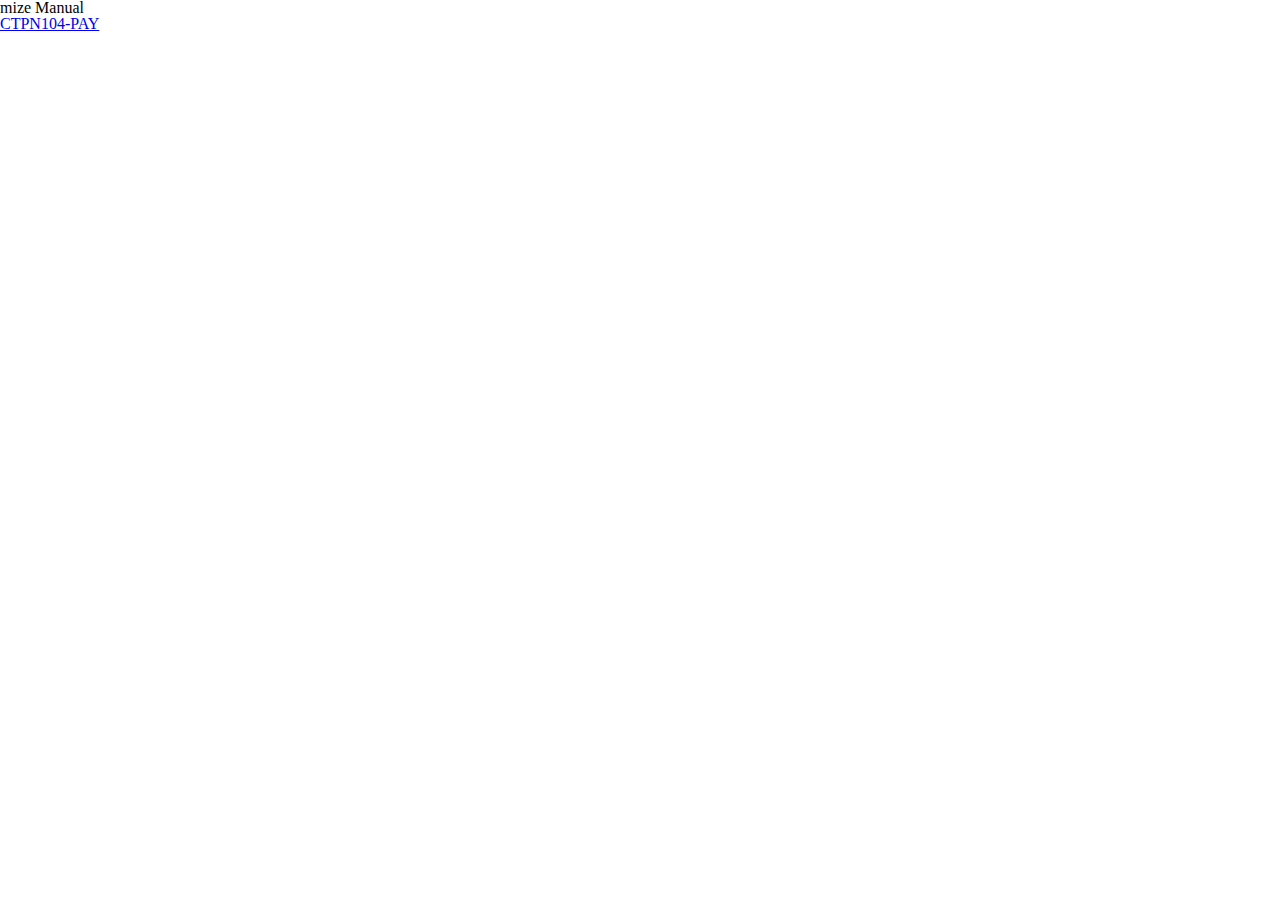
<file: index.html>
<!DOCTYPE html>
<html lang="ko">
<head>
    <meta charset="UTF-8">
    <meta name="viewport" content="width=device-width, initial-scale=1.0">
    <title>MIZE Manual</title>
    <link rel="stylesheet" href="style.css">
</head>
<body>
    <h1>mize Manual</h1>
    <a href="./ADTcaps/CTPN104-PAY/index.html">CTPN104-PAY</a>
</body>
</html>
</file>
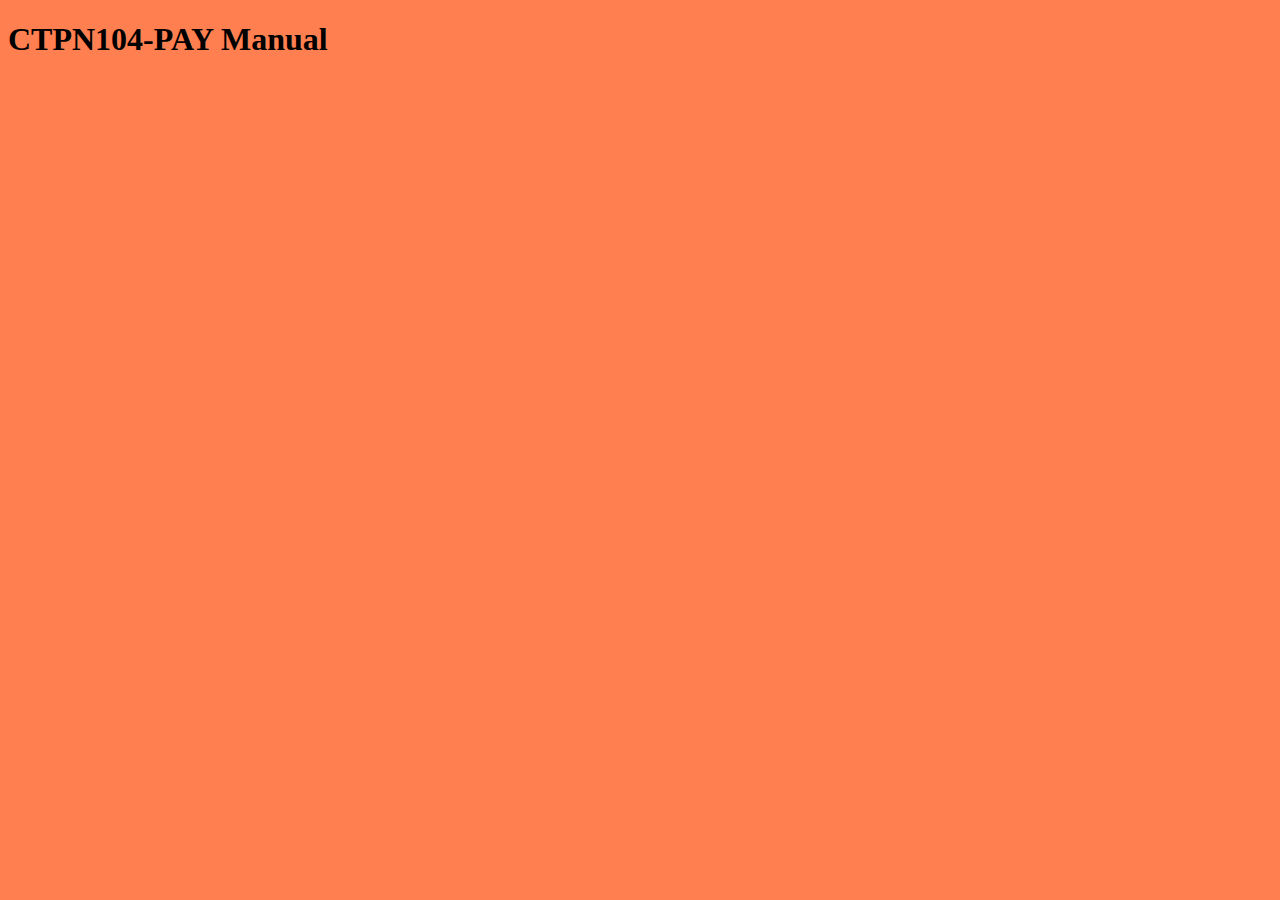
<file: ADTcaps/CTPN104-PAY/index.html>
<!DOCTYPE html>
<html lang="ko">
<head>
    <meta charset="UTF-8">
    <meta name="viewport" content="width=device-width, initial-scale=1.0">
    <title>CTPN104-PAY Manual</title>
    <link rel="stylesheet" href="style.css">
</head>
<body>
    <h1>CTPN104-PAY Manual</h1>
</body>
</html>
</file>
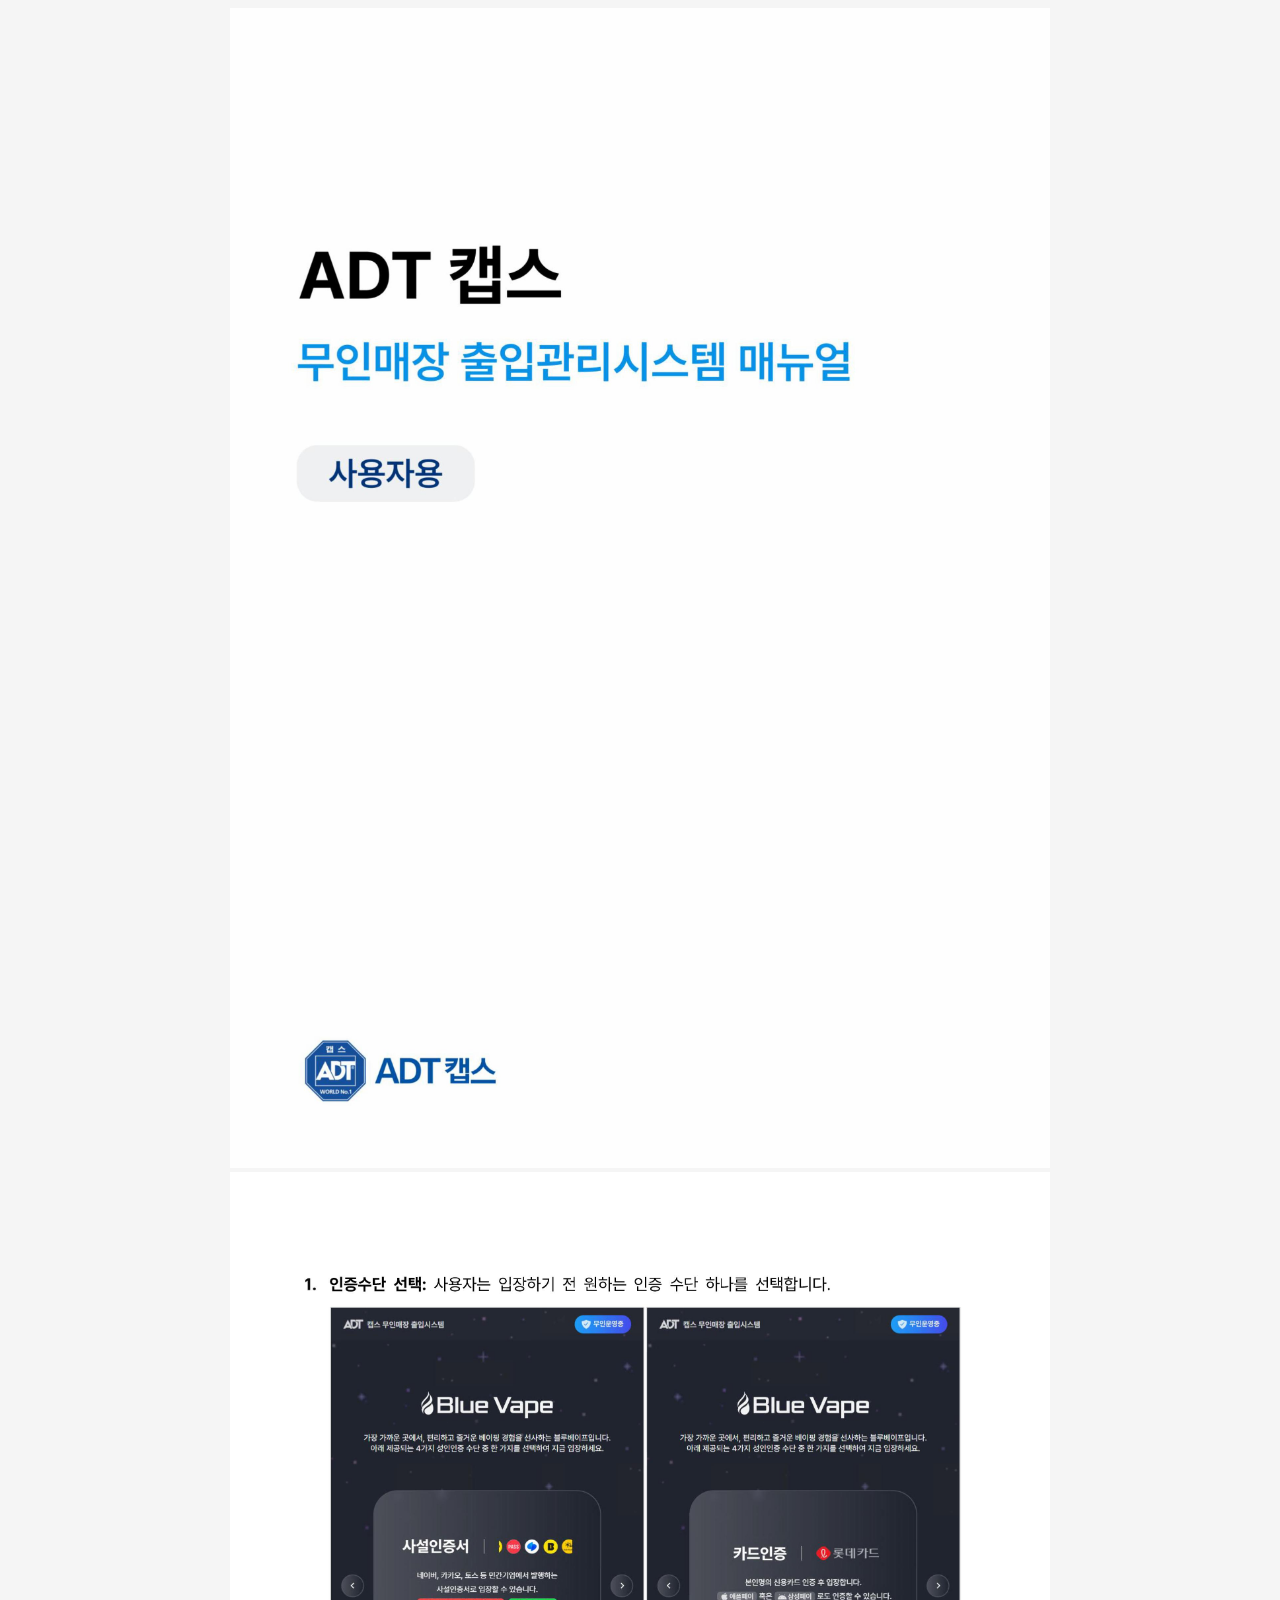
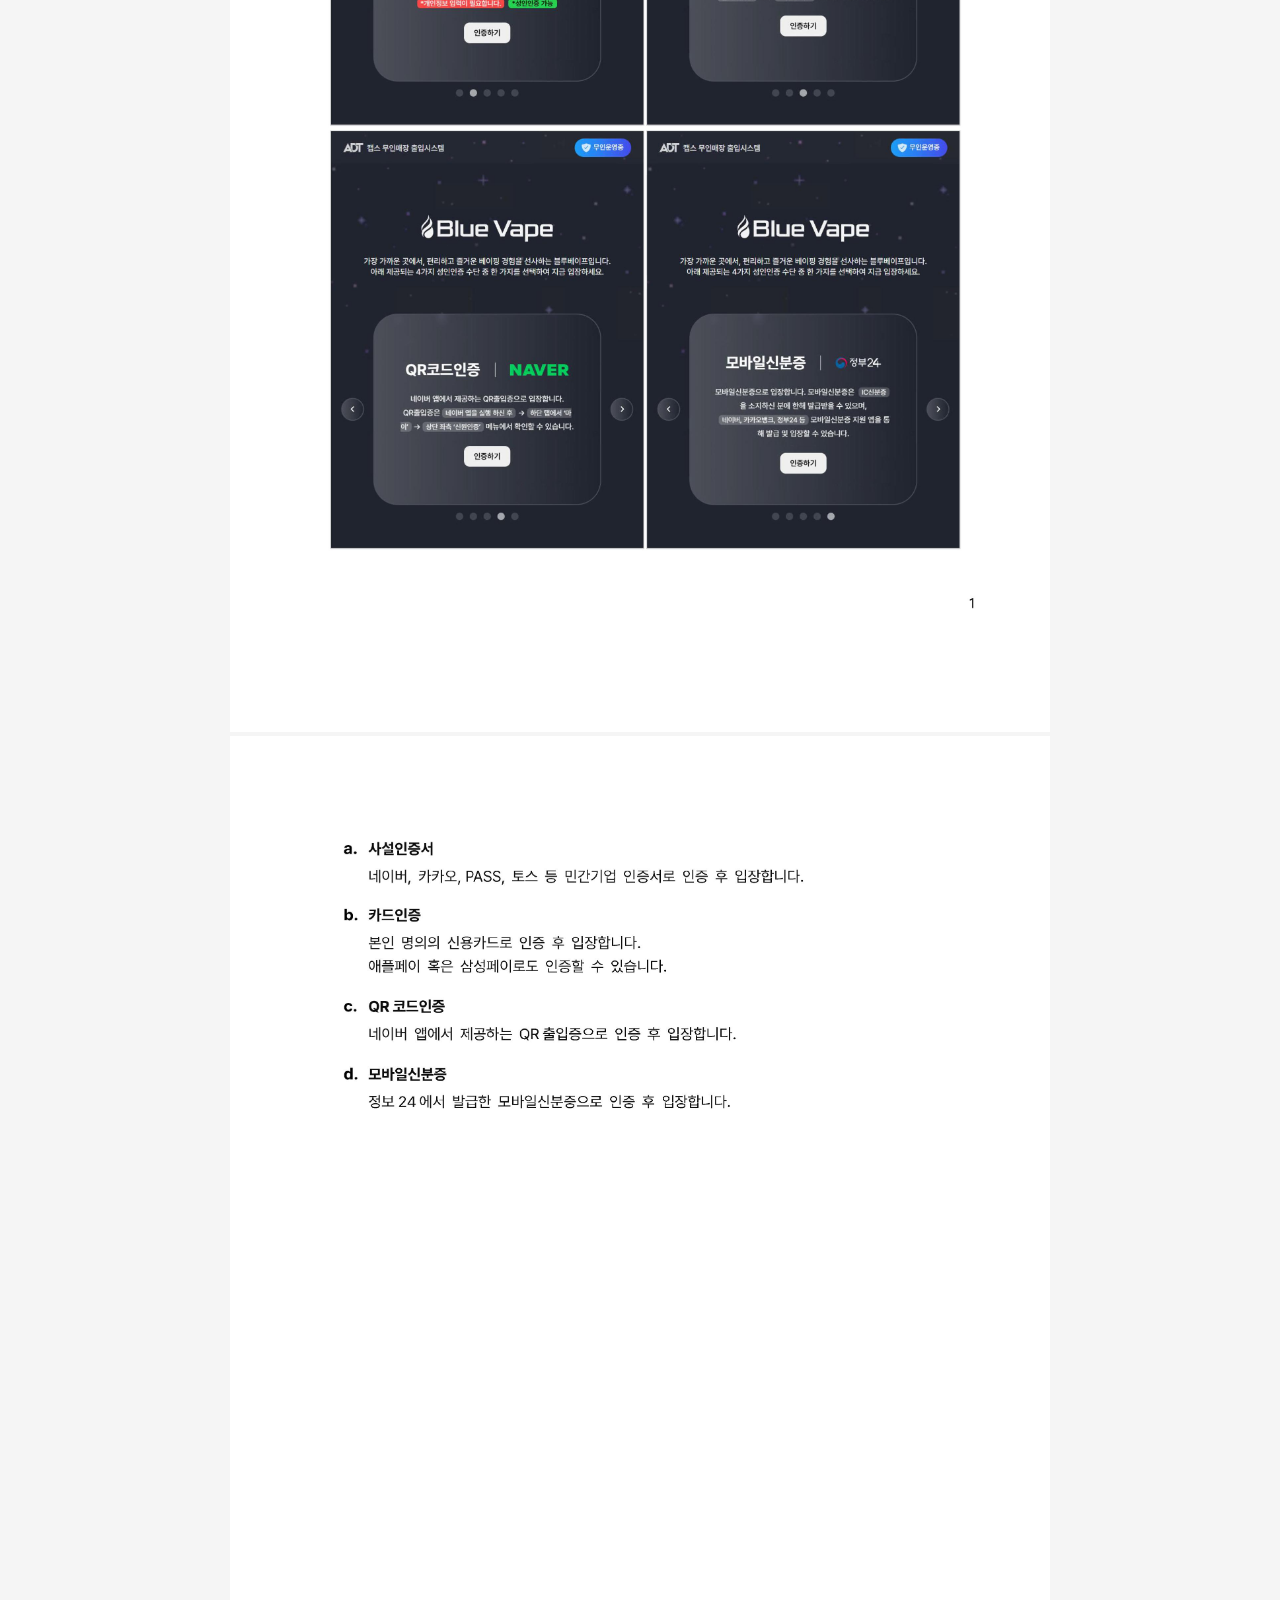
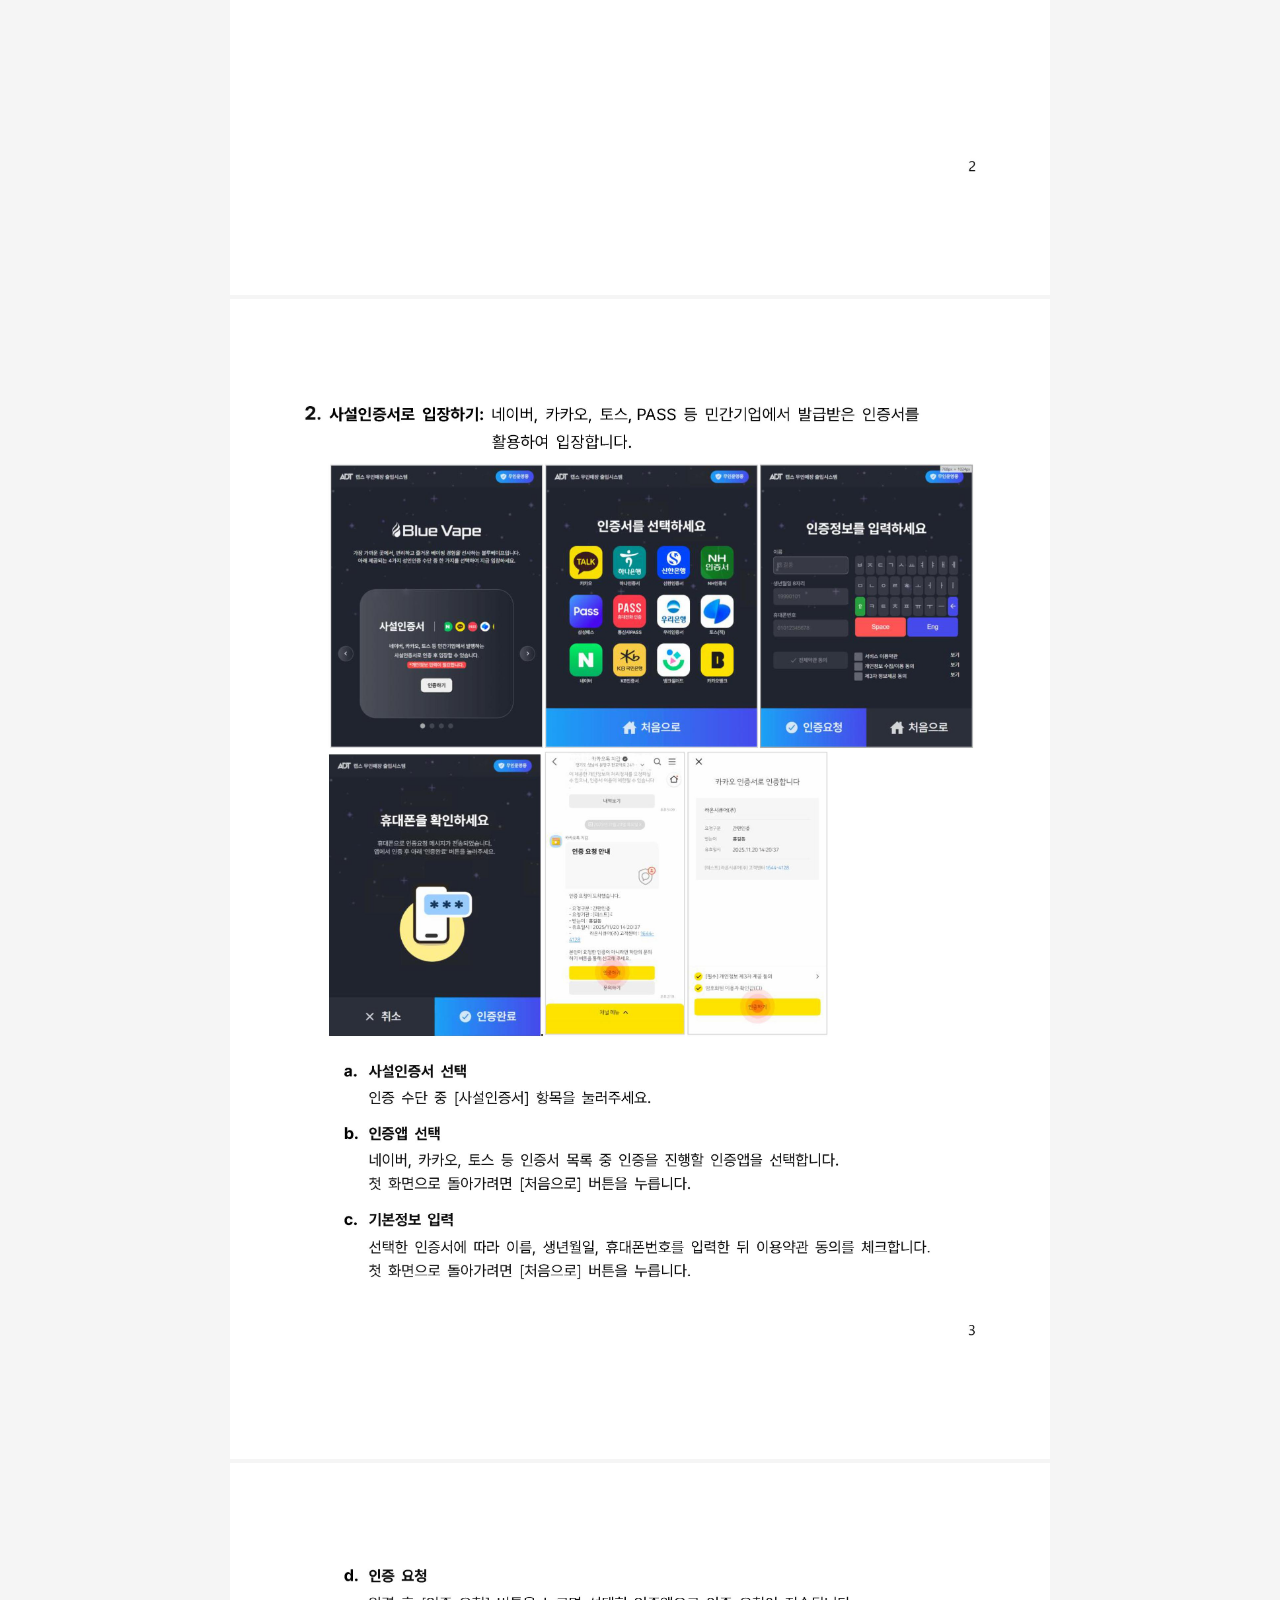
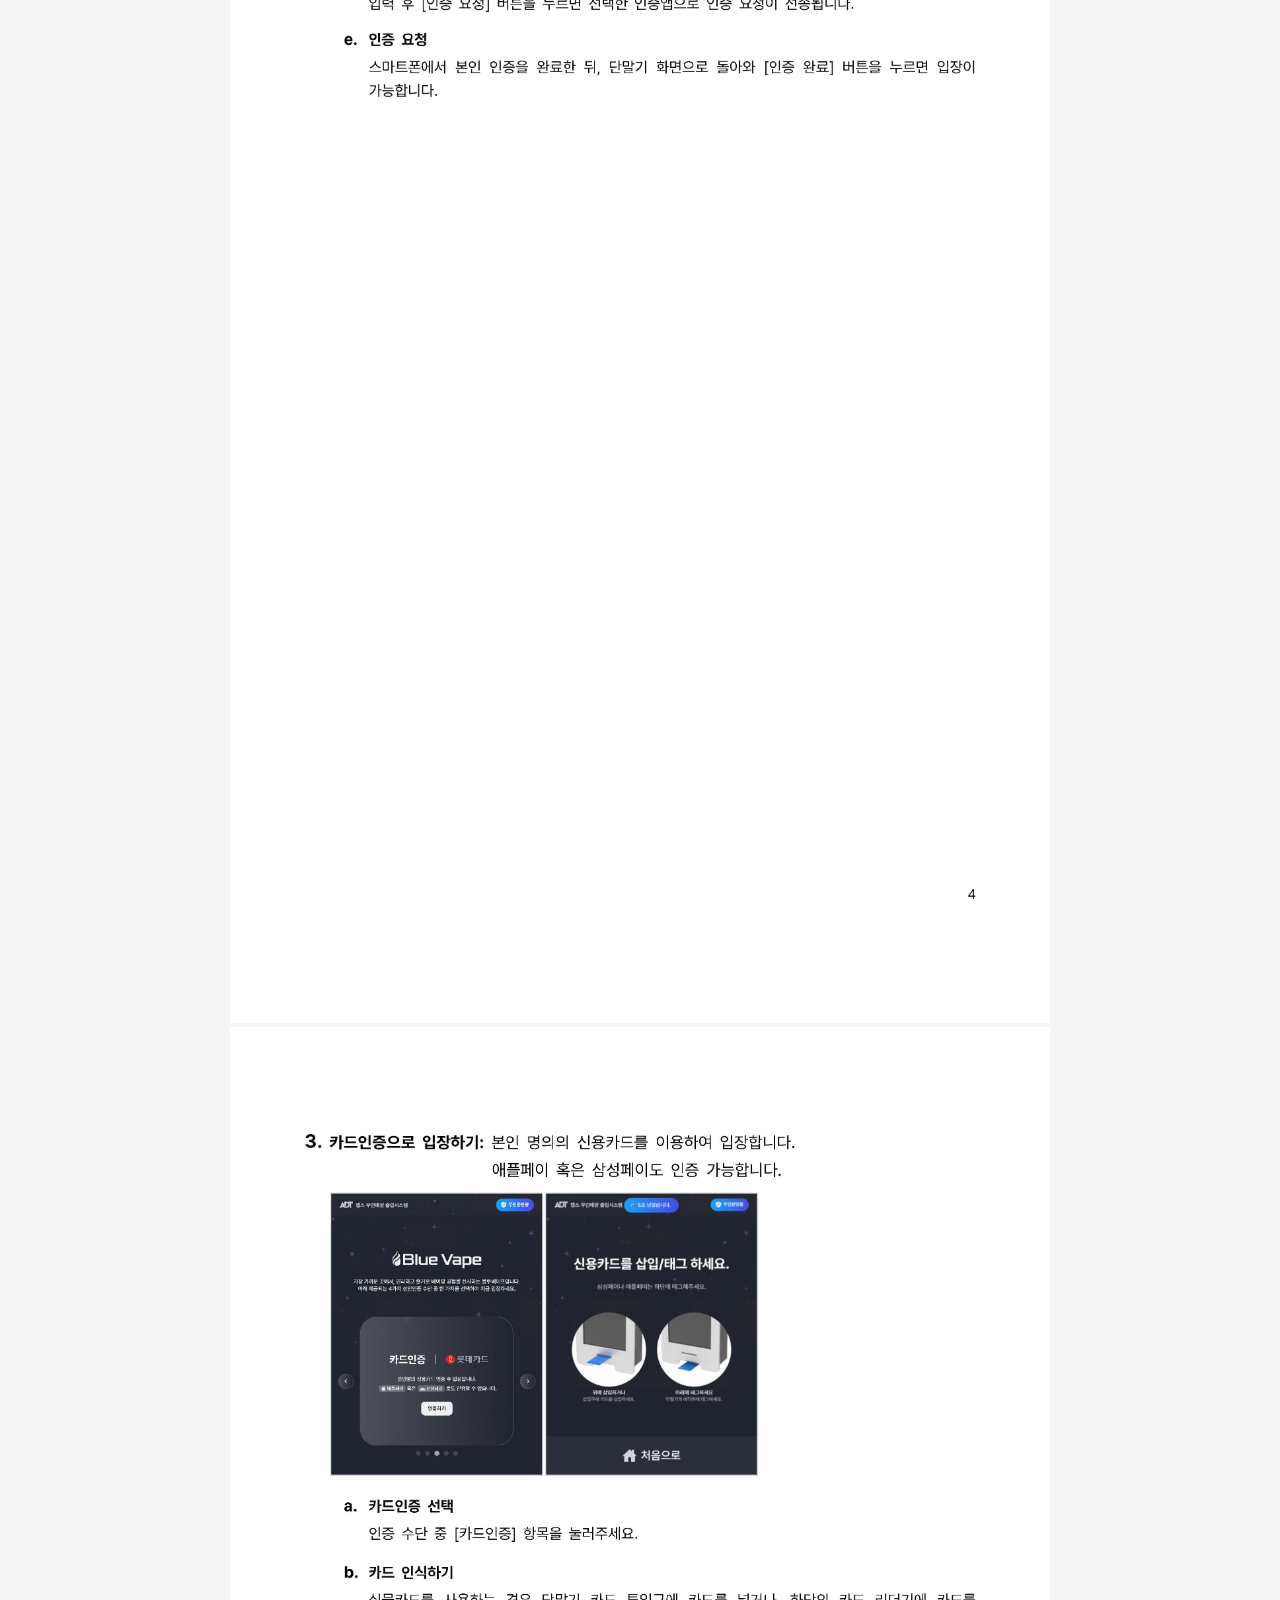
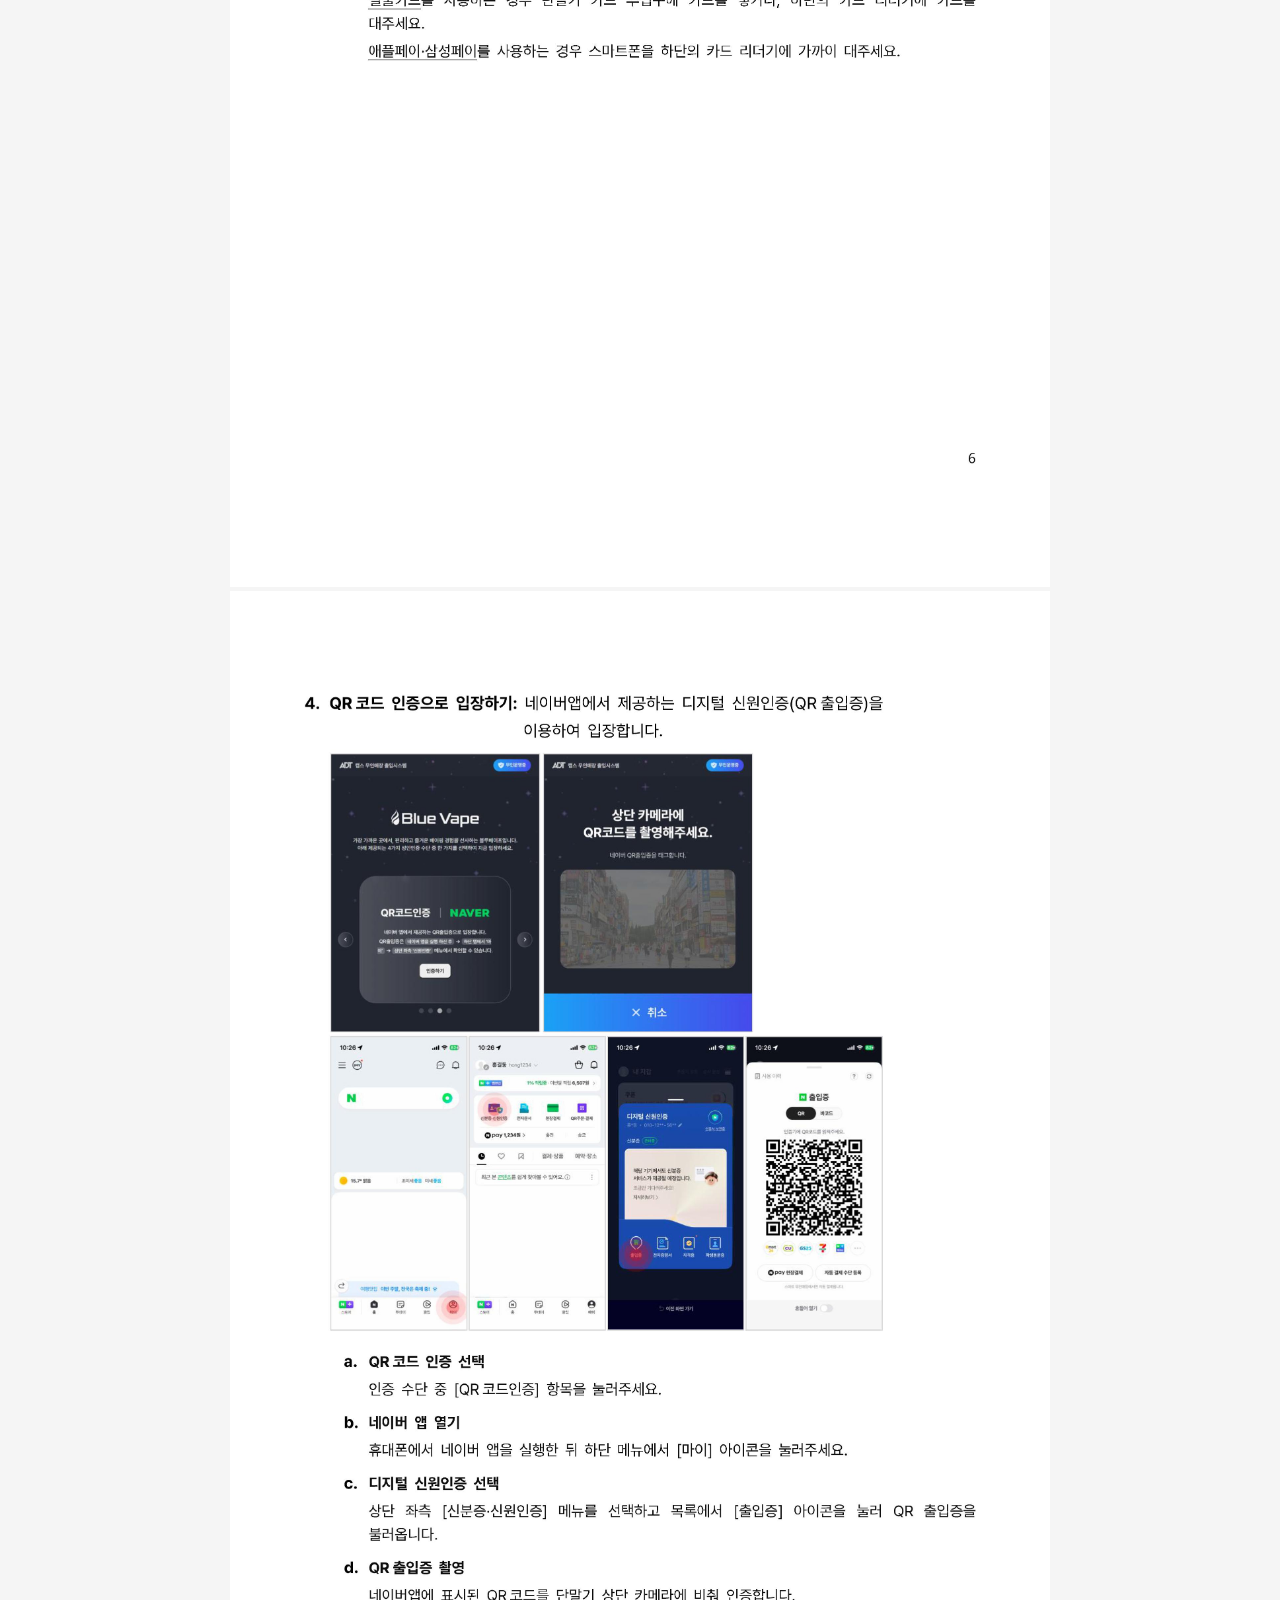
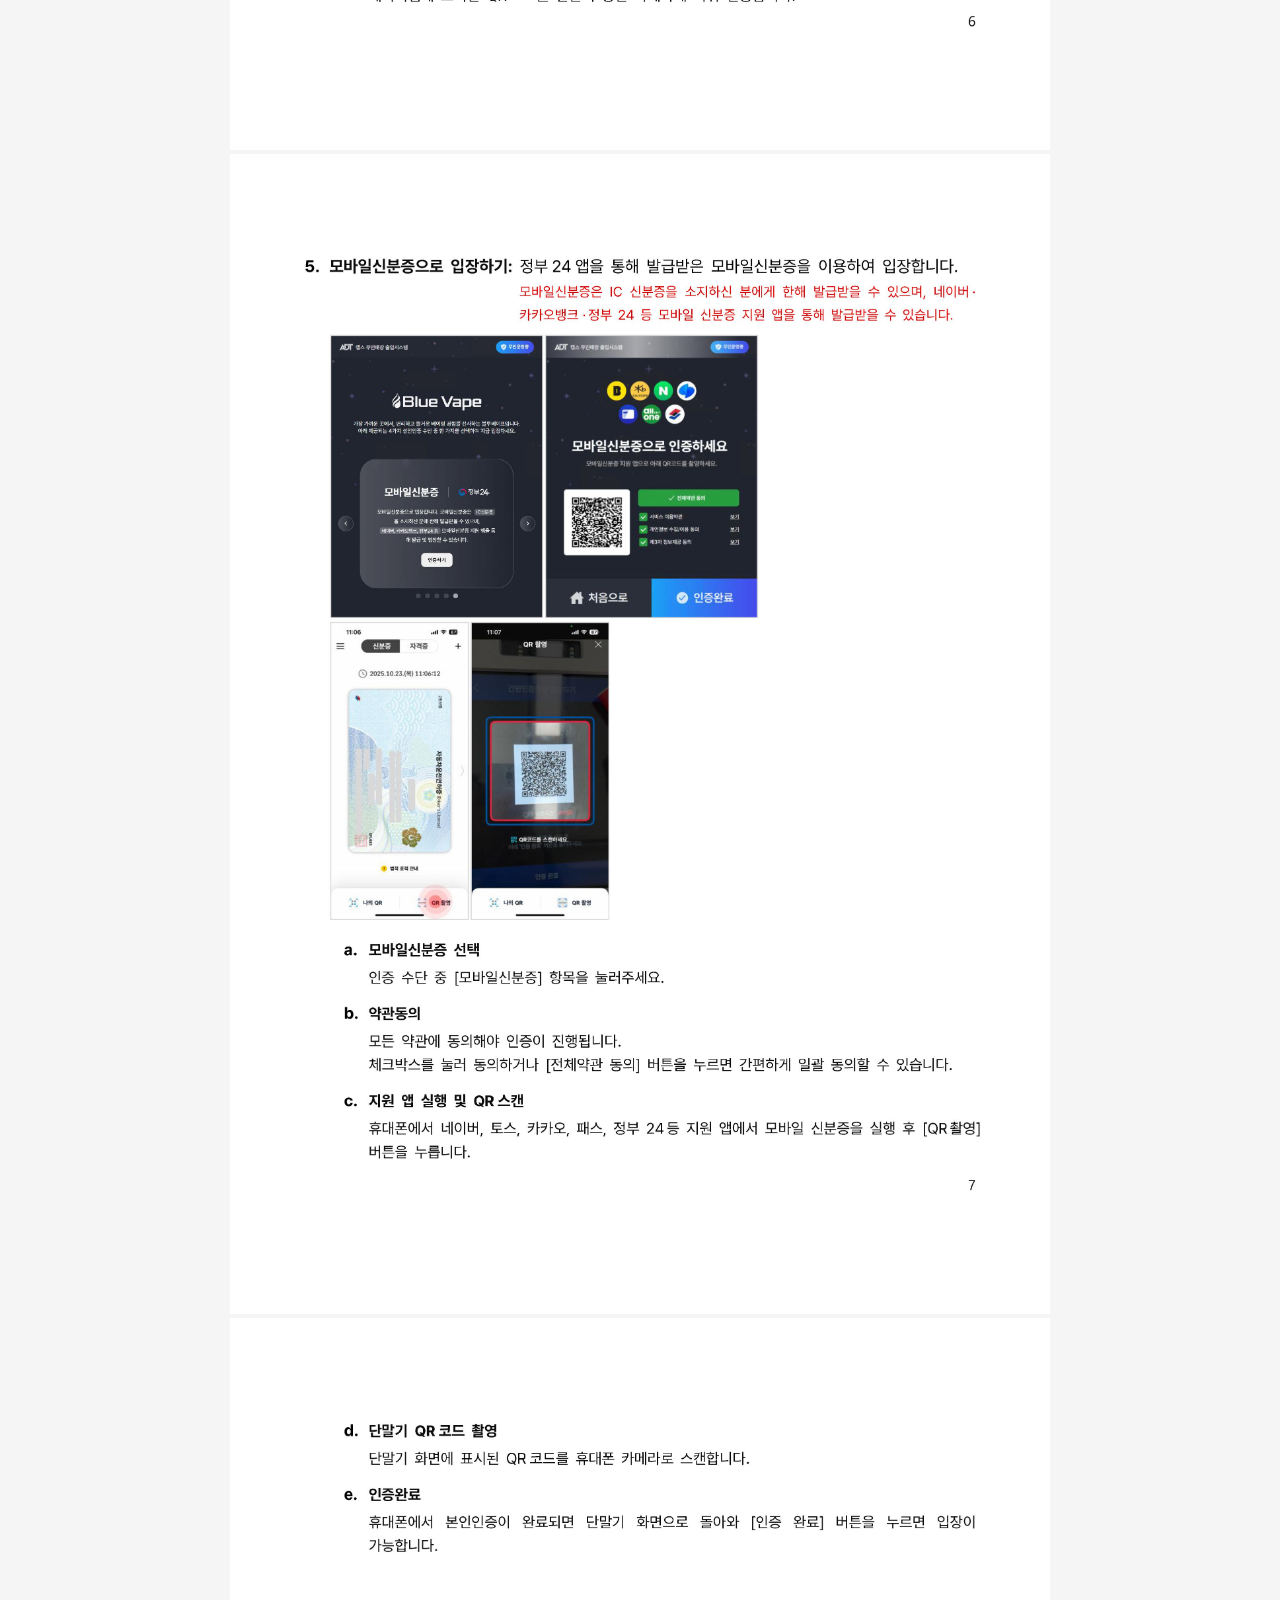
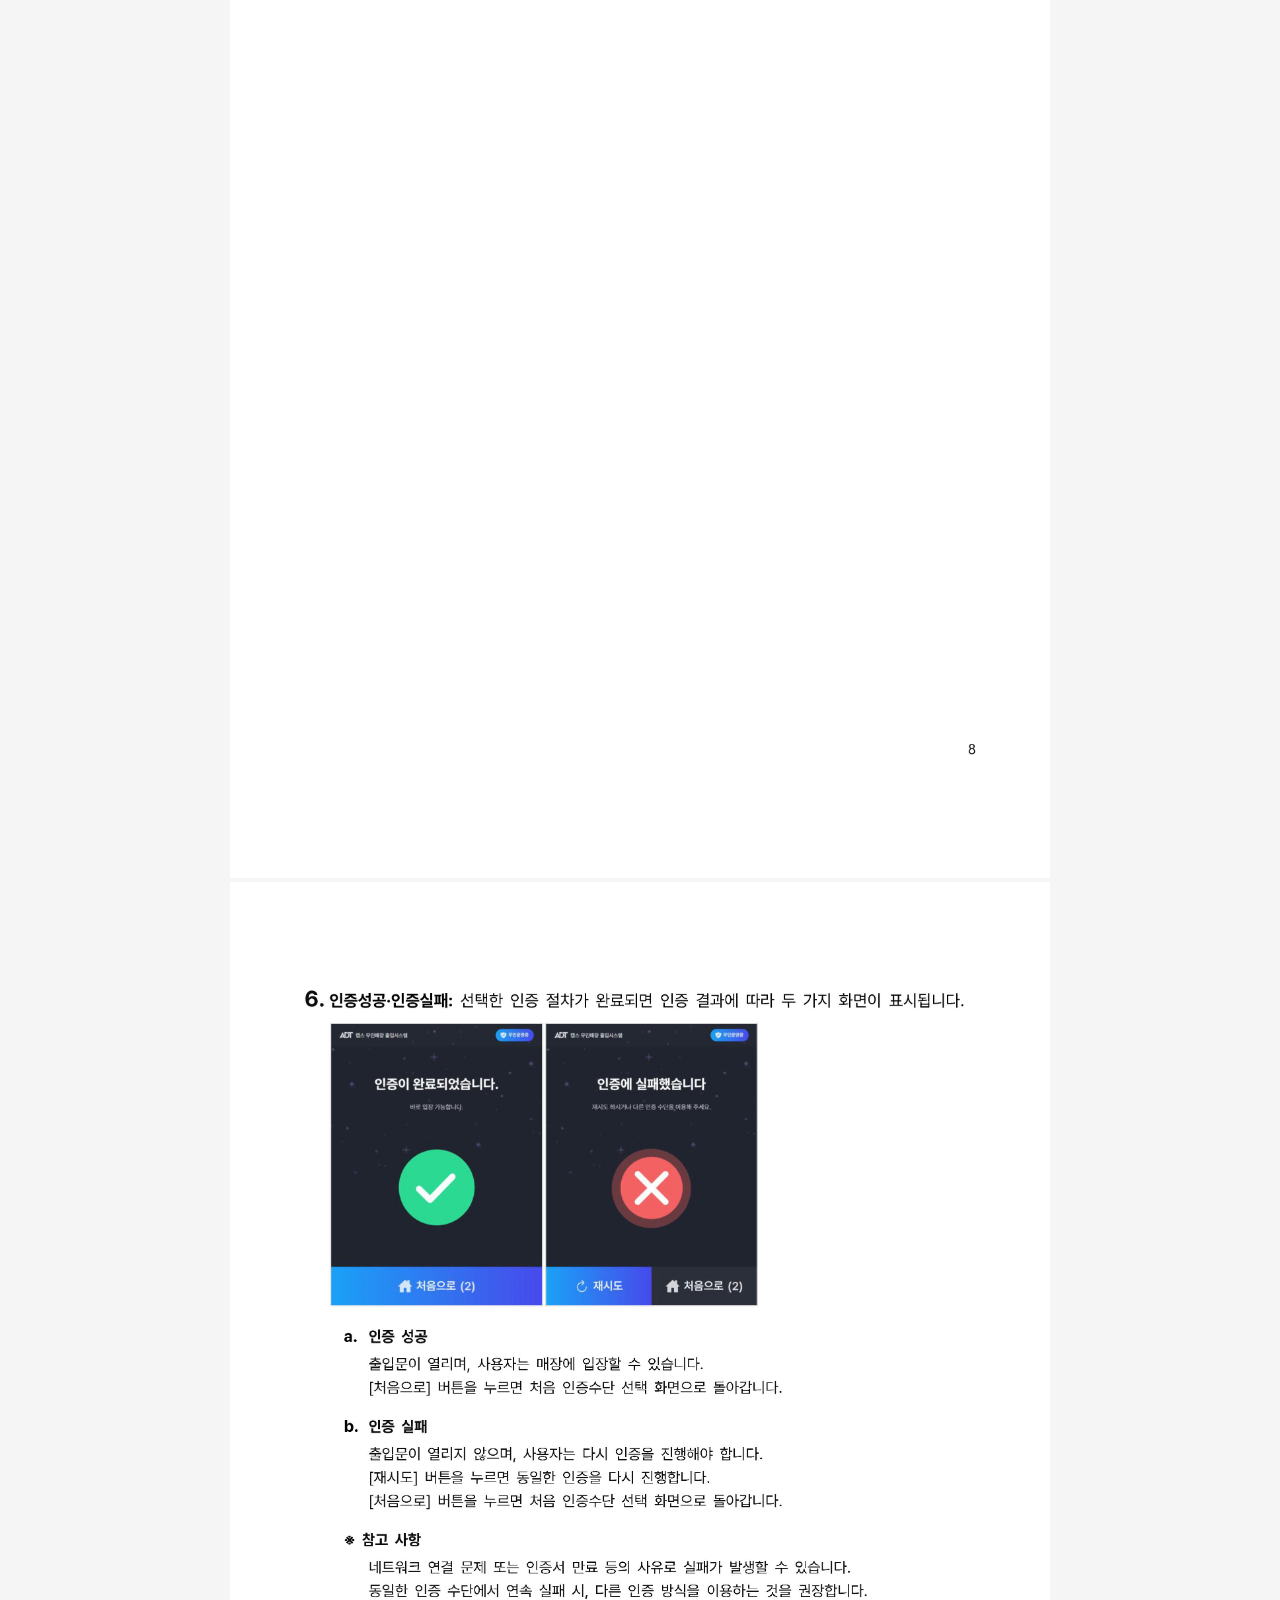
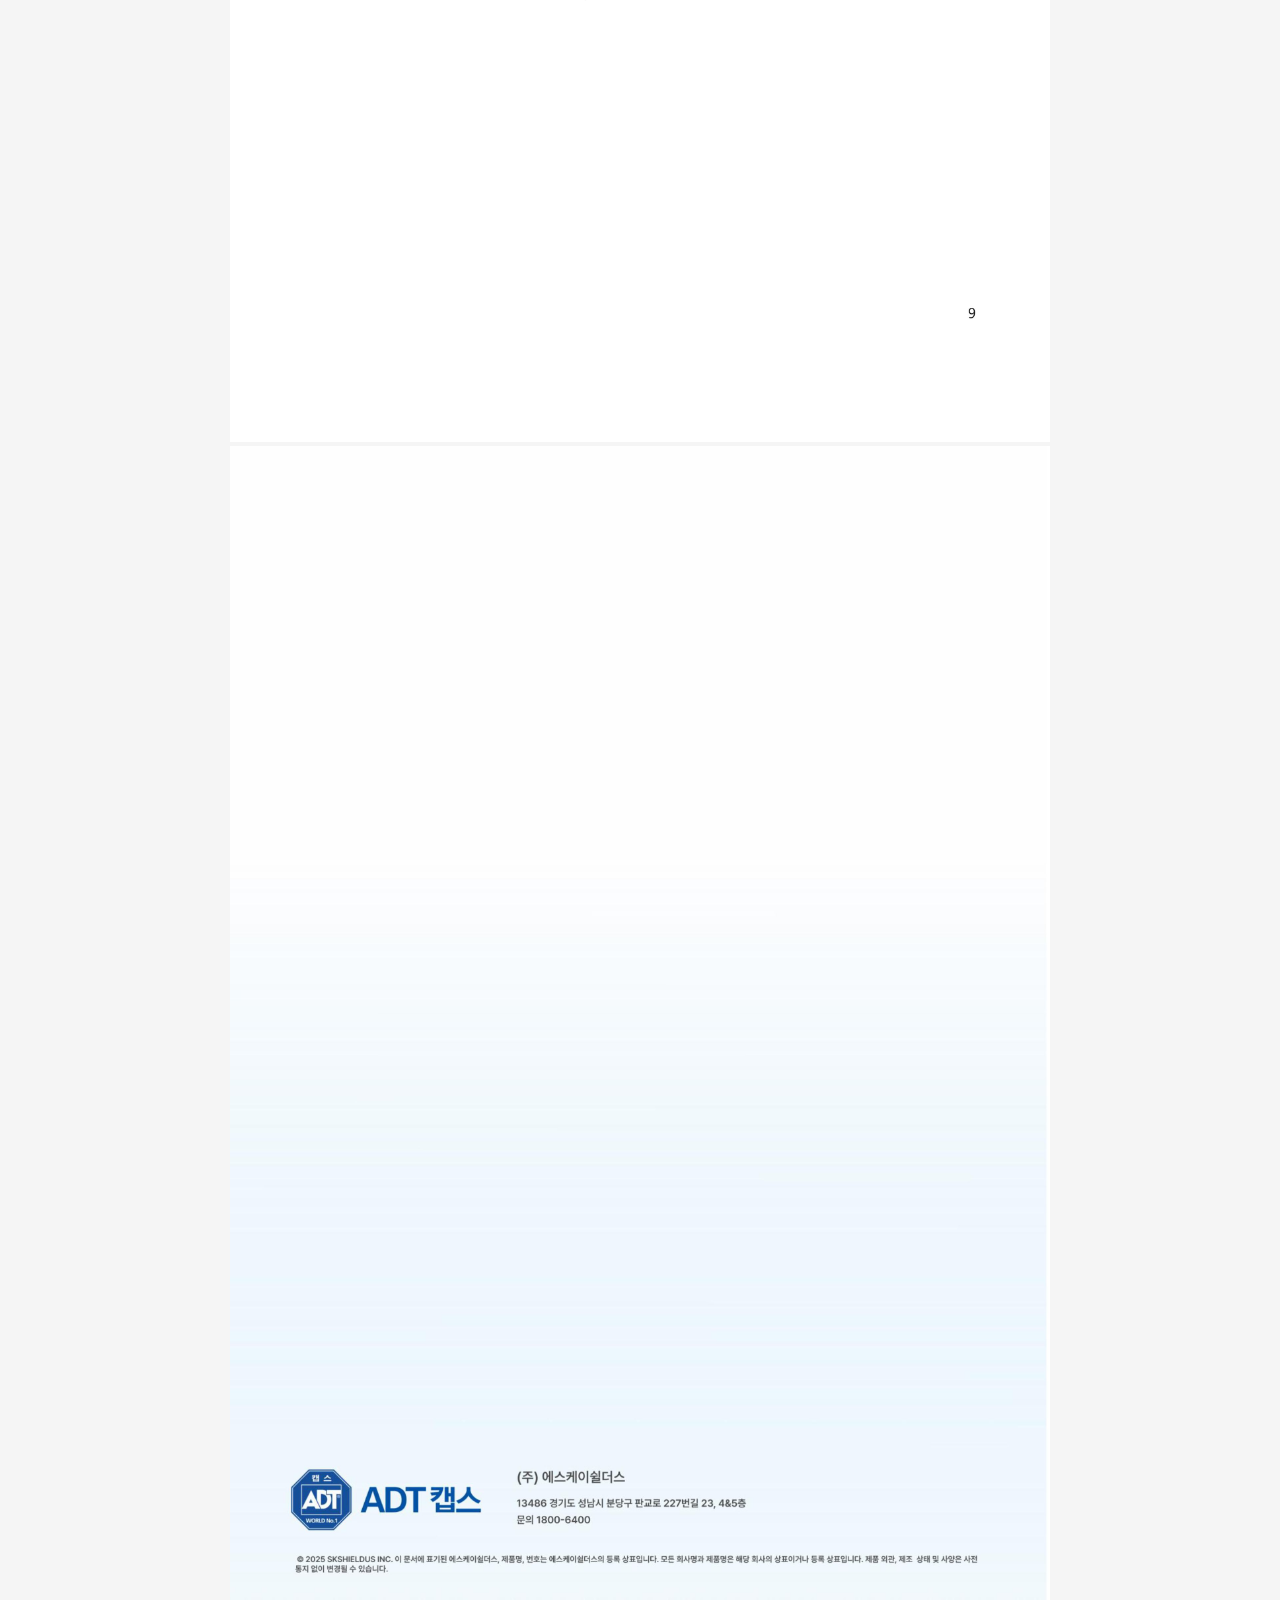
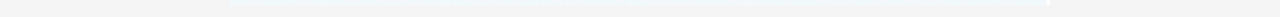
<file: ADTcaps/user/index.html>
<!DOCTYPE html>
<html lang="ko">
<head>
    <meta charset="UTF-8">
    <meta name="viewport" content="width=device-width, initial-scale=1.0">
    <title>CTPN104-PAY System Manual</title>
    <style>
        body {
            display: flex;
            flex-direction: column;
            align-items: center;
            justify-content: center;
            gap: 8px;
            background-color: #f5f5f5;
        }
        .manualImg {
            max-width: 820px;
        }
        .manualImg img {
            width: 100%;
        }
    </style>
</head>
<body>
    <div class="manualImg">
        <img src="../CTPN104-PAY/imgs/userImgs/user1.jpg" alt="userImg">
        <img src="../CTPN104-PAY/imgs/userImgs/user2.jpg" alt="userImg">
        <img src="../CTPN104-PAY/imgs/userImgs/user3.jpg" alt="userImg">
        <img src="../CTPN104-PAY/imgs/userImgs/user4.jpg" alt="userImg">
        <img src="../CTPN104-PAY/imgs/userImgs/user5.jpg" alt="userImg">
        <img src="../CTPN104-PAY/imgs/userImgs/user6.jpg" alt="userImg">
        <img src="../CTPN104-PAY/imgs/userImgs/user7.jpg" alt="userImg">
        <img src="../CTPN104-PAY/imgs/userImgs/user8.jpg" alt="userImg">
        <img src="../CTPN104-PAY/imgs/userImgs/user9.jpg" alt="userImg">
        <img src="../CTPN104-PAY/imgs/userImgs/user10.jpg" alt="userImg">
        <img src="../CTPN104-PAY/imgs/userImgs/user11.jpg" alt="userImg">
    </div>
</body>
</html>
</file>
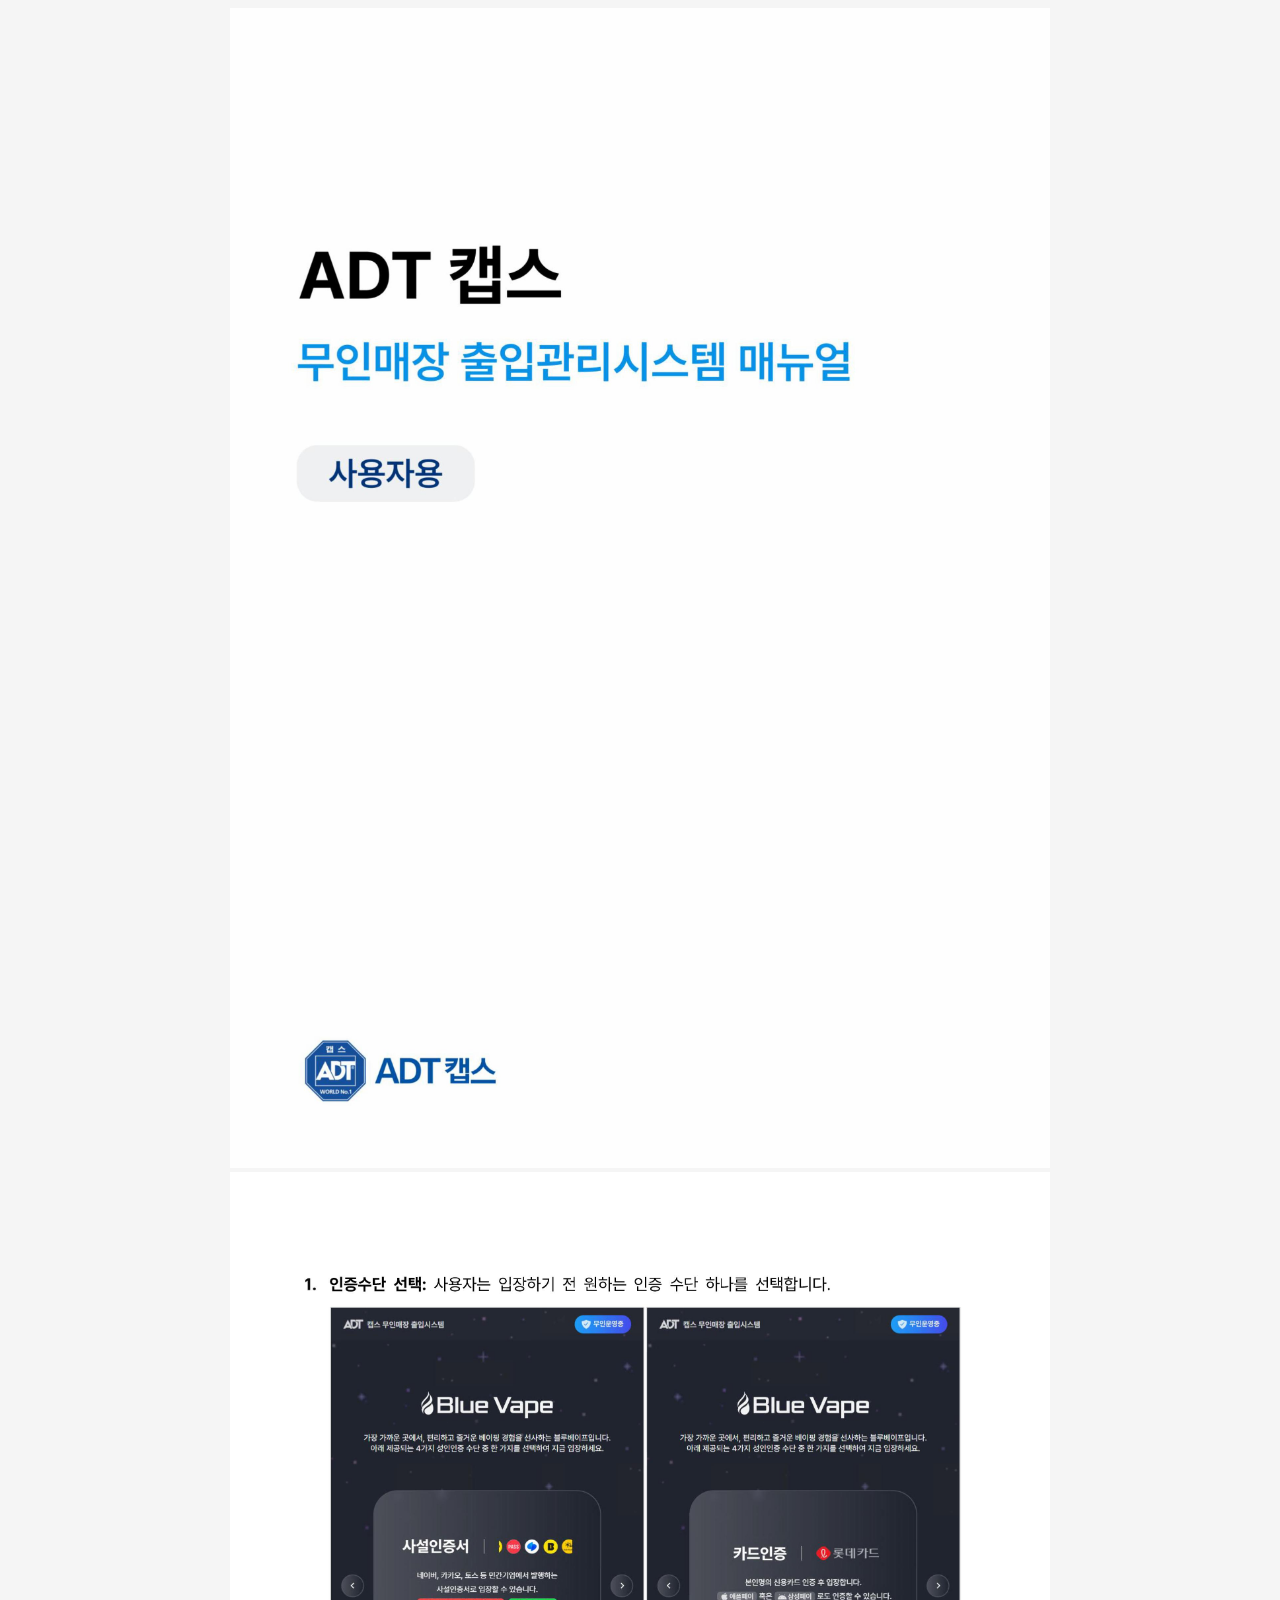
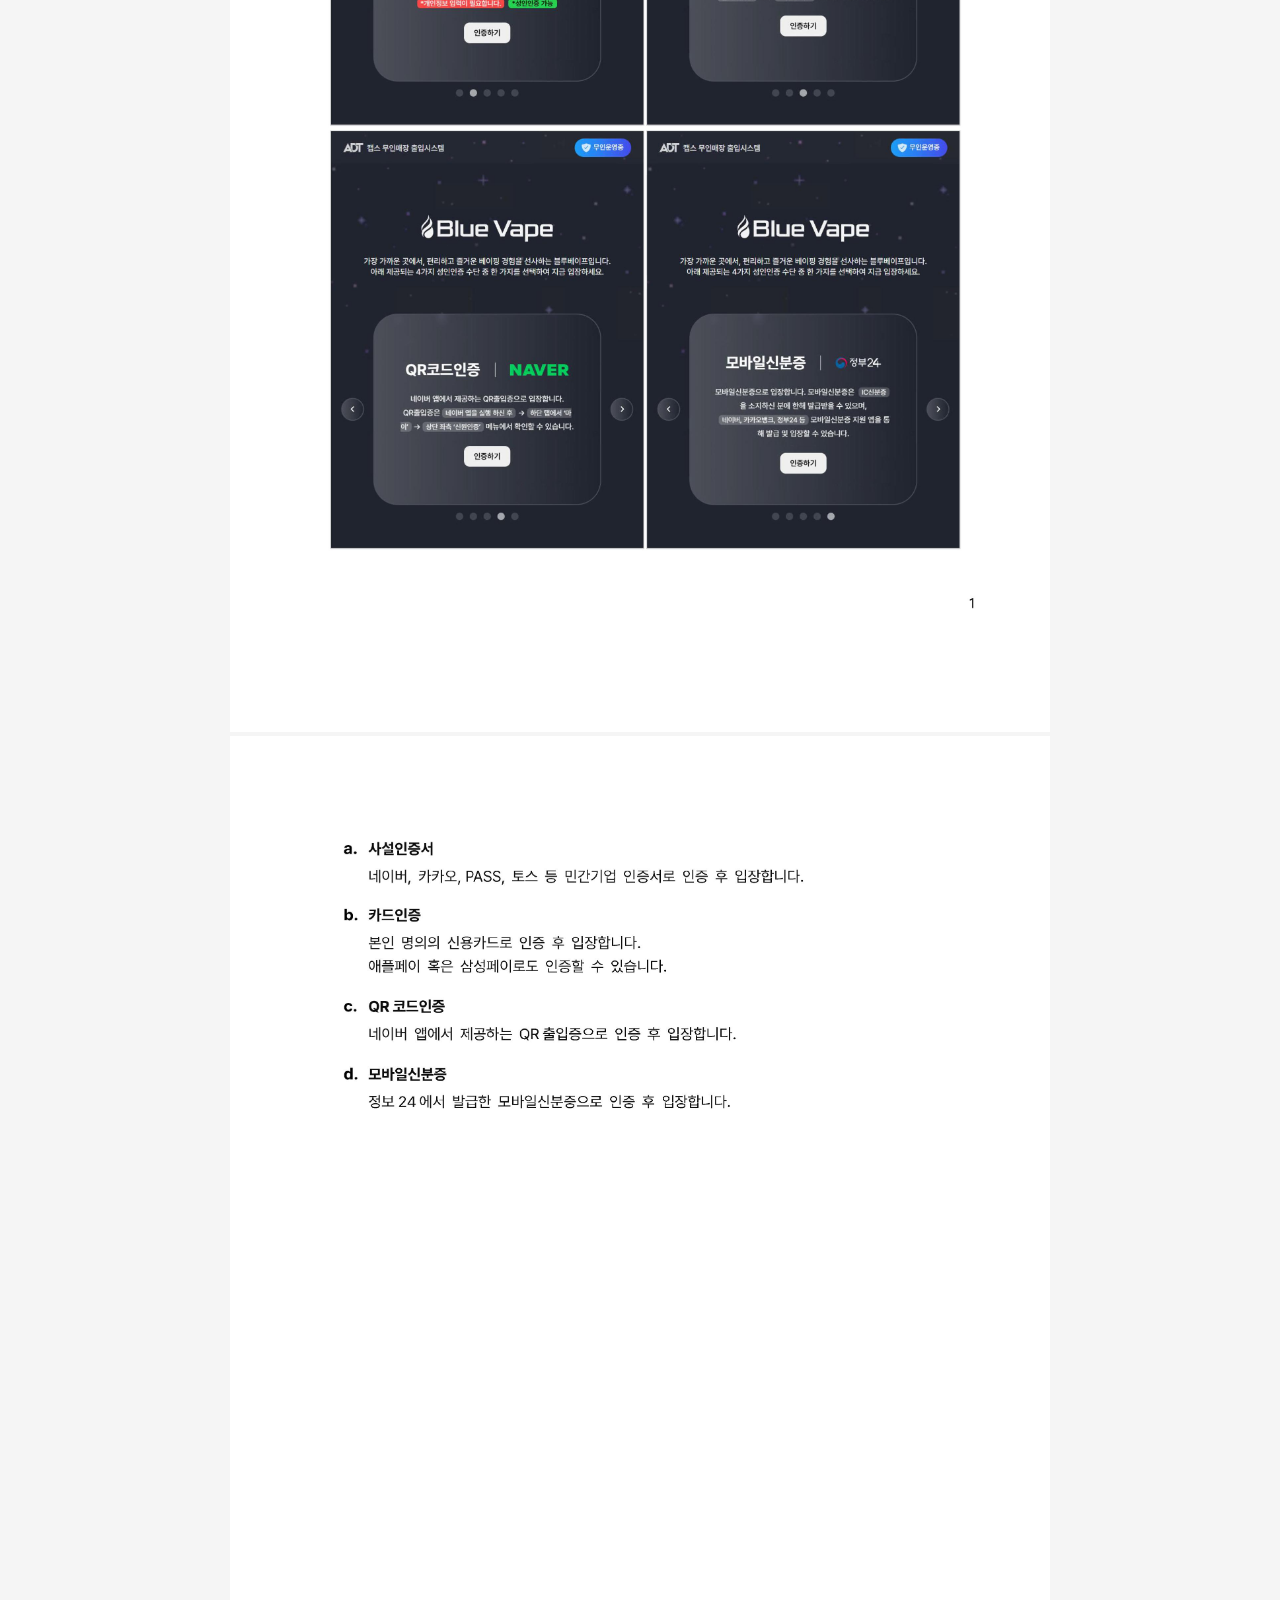
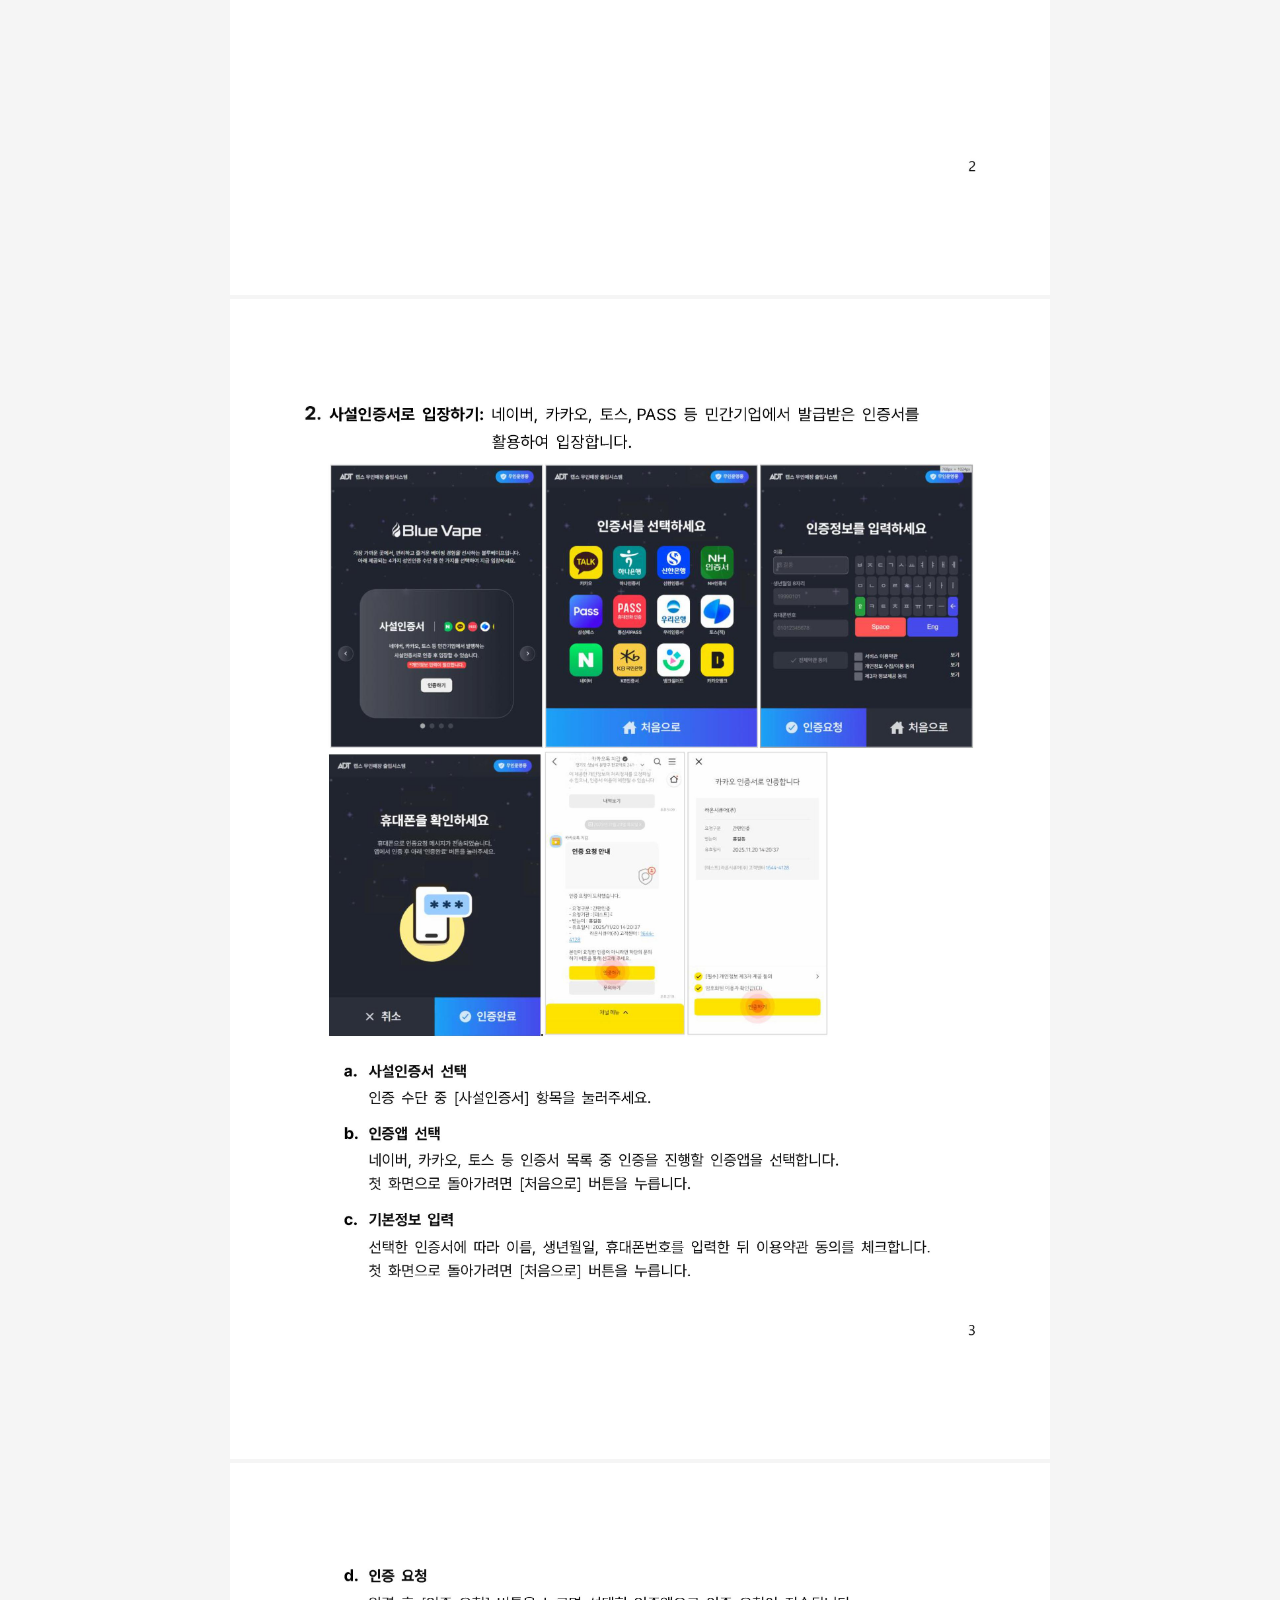
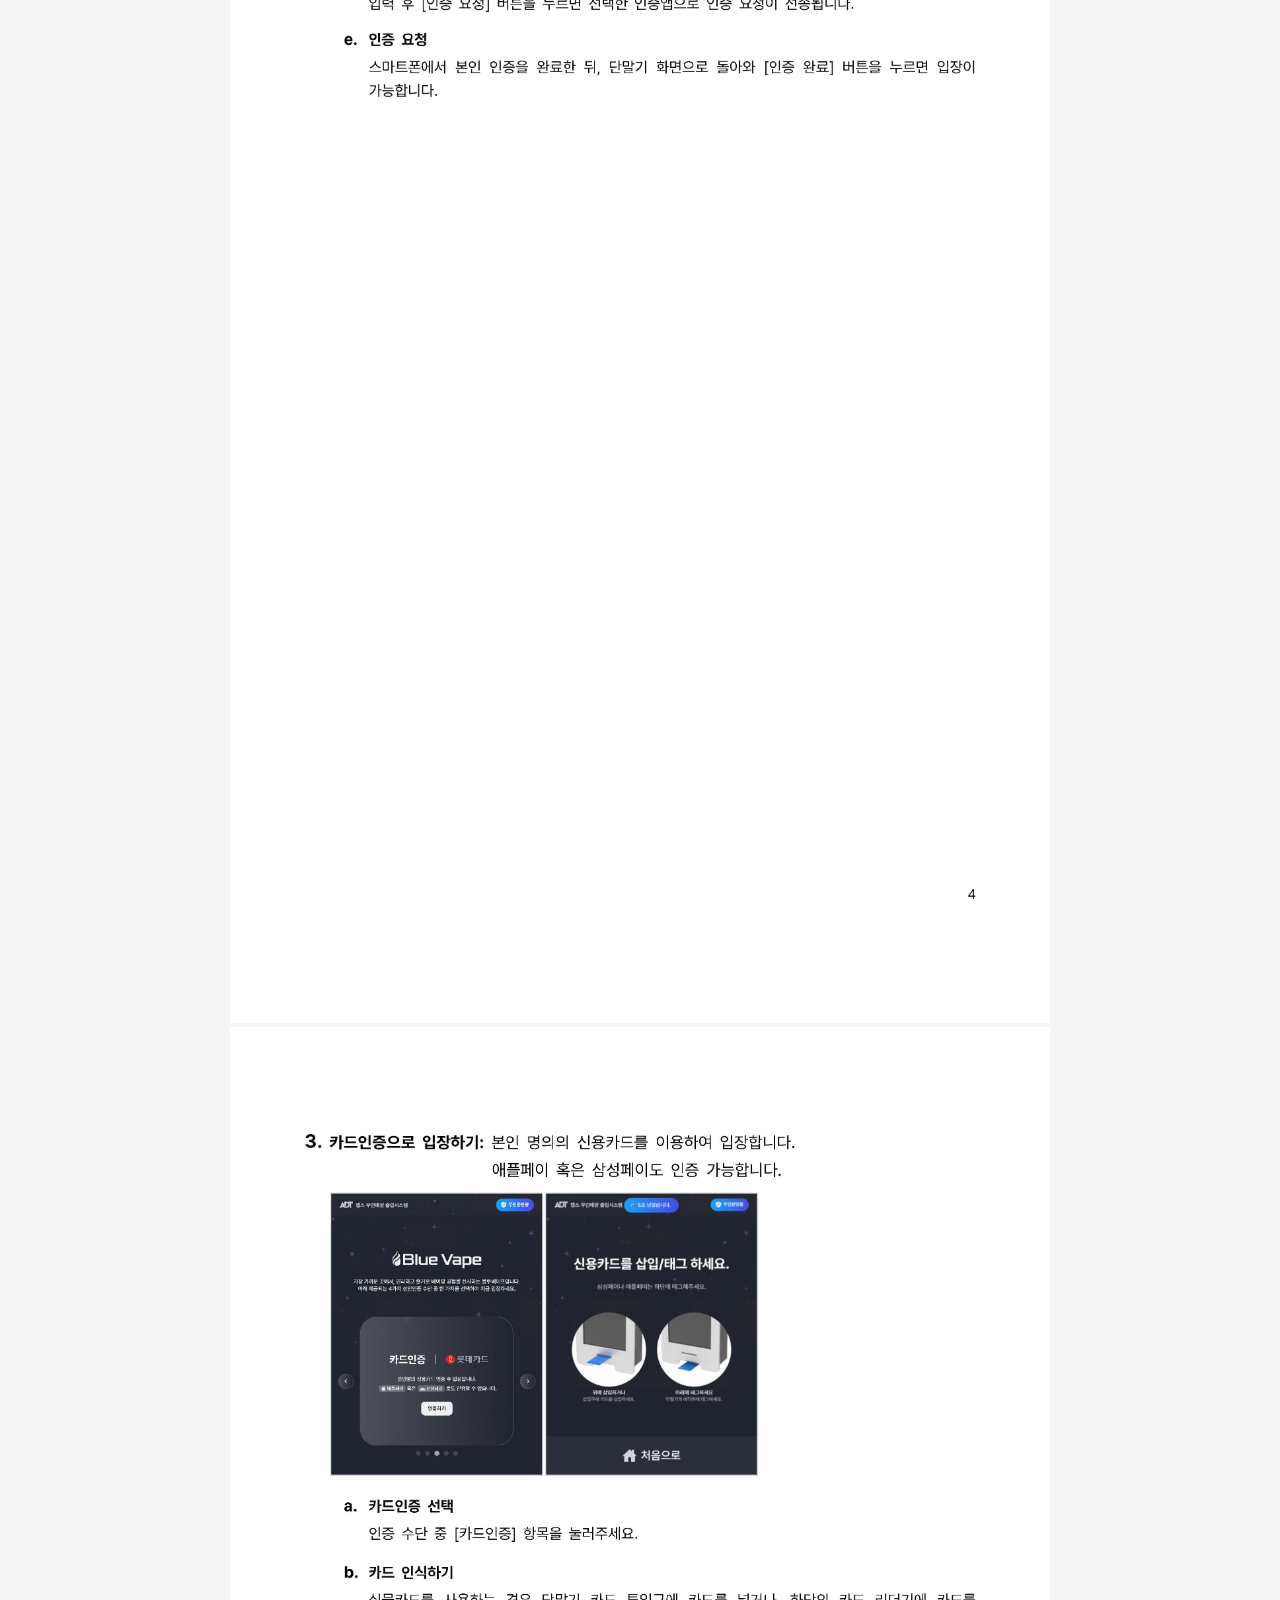
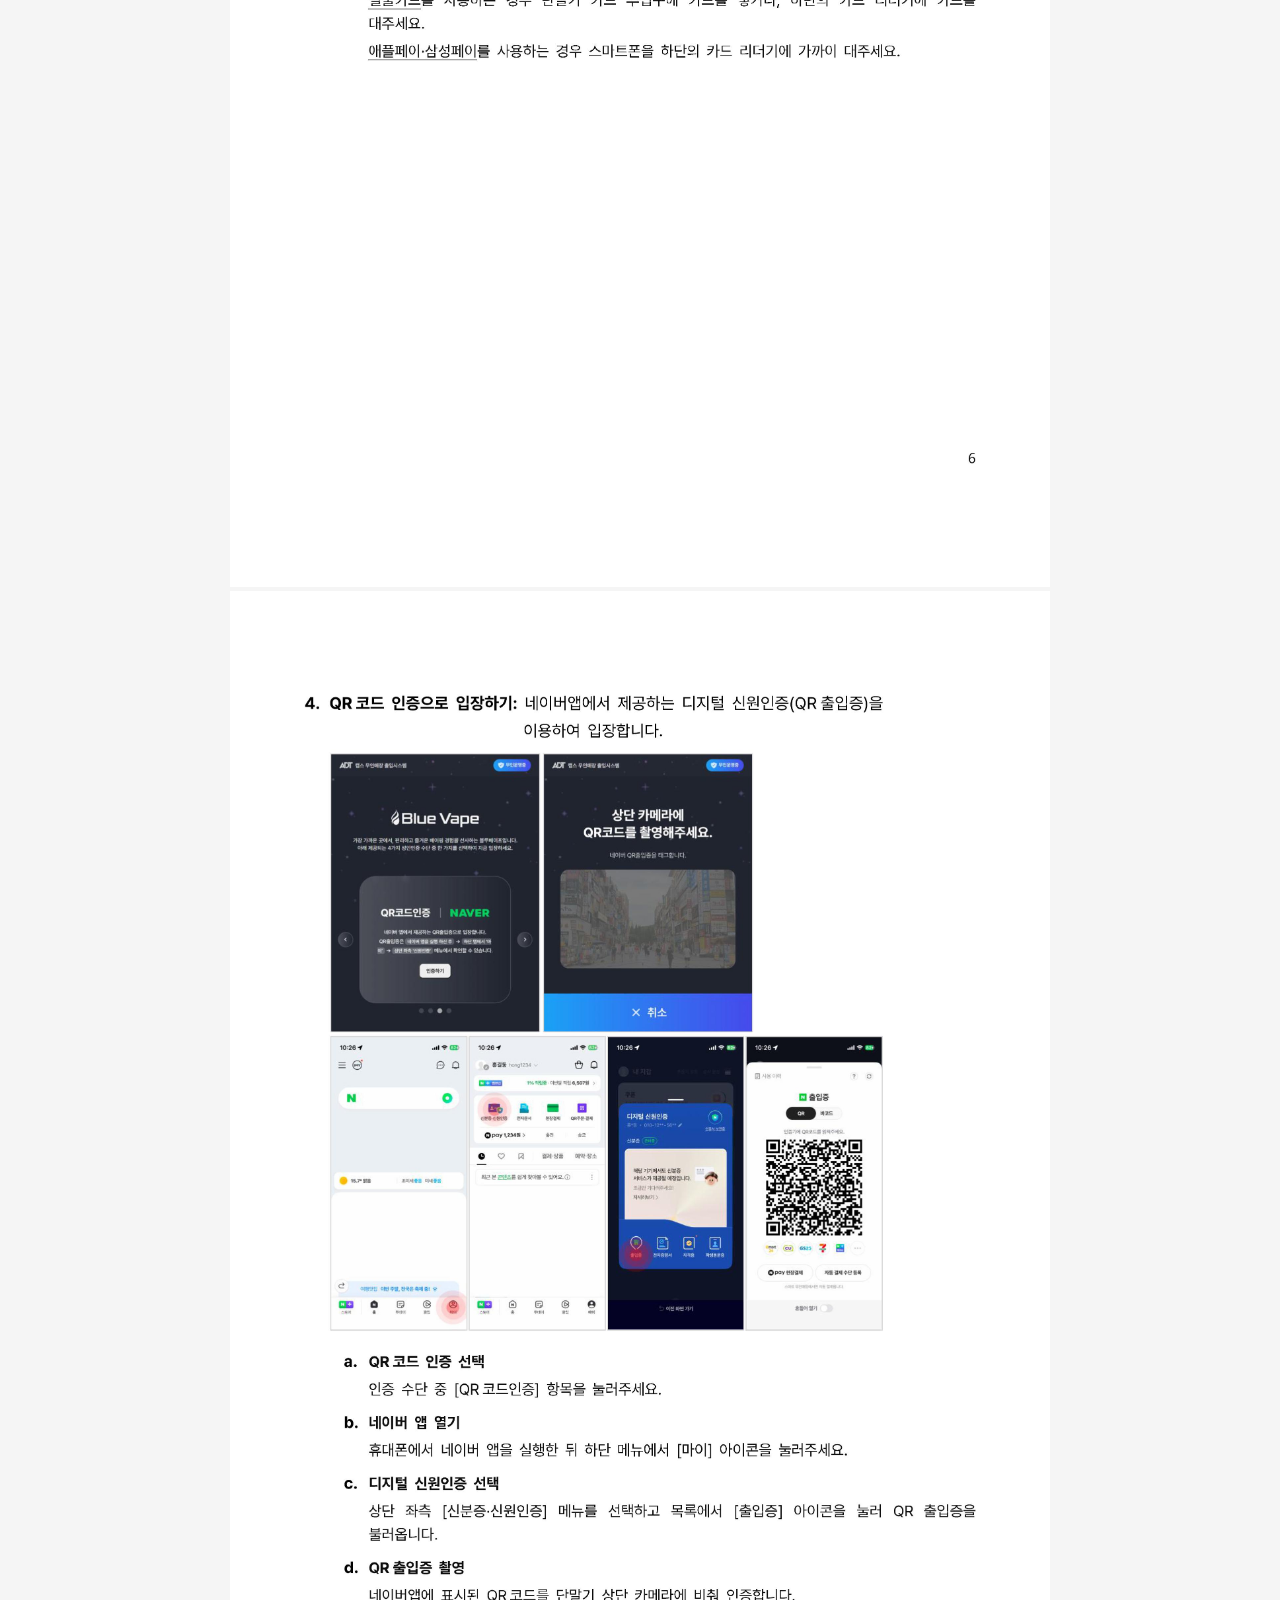
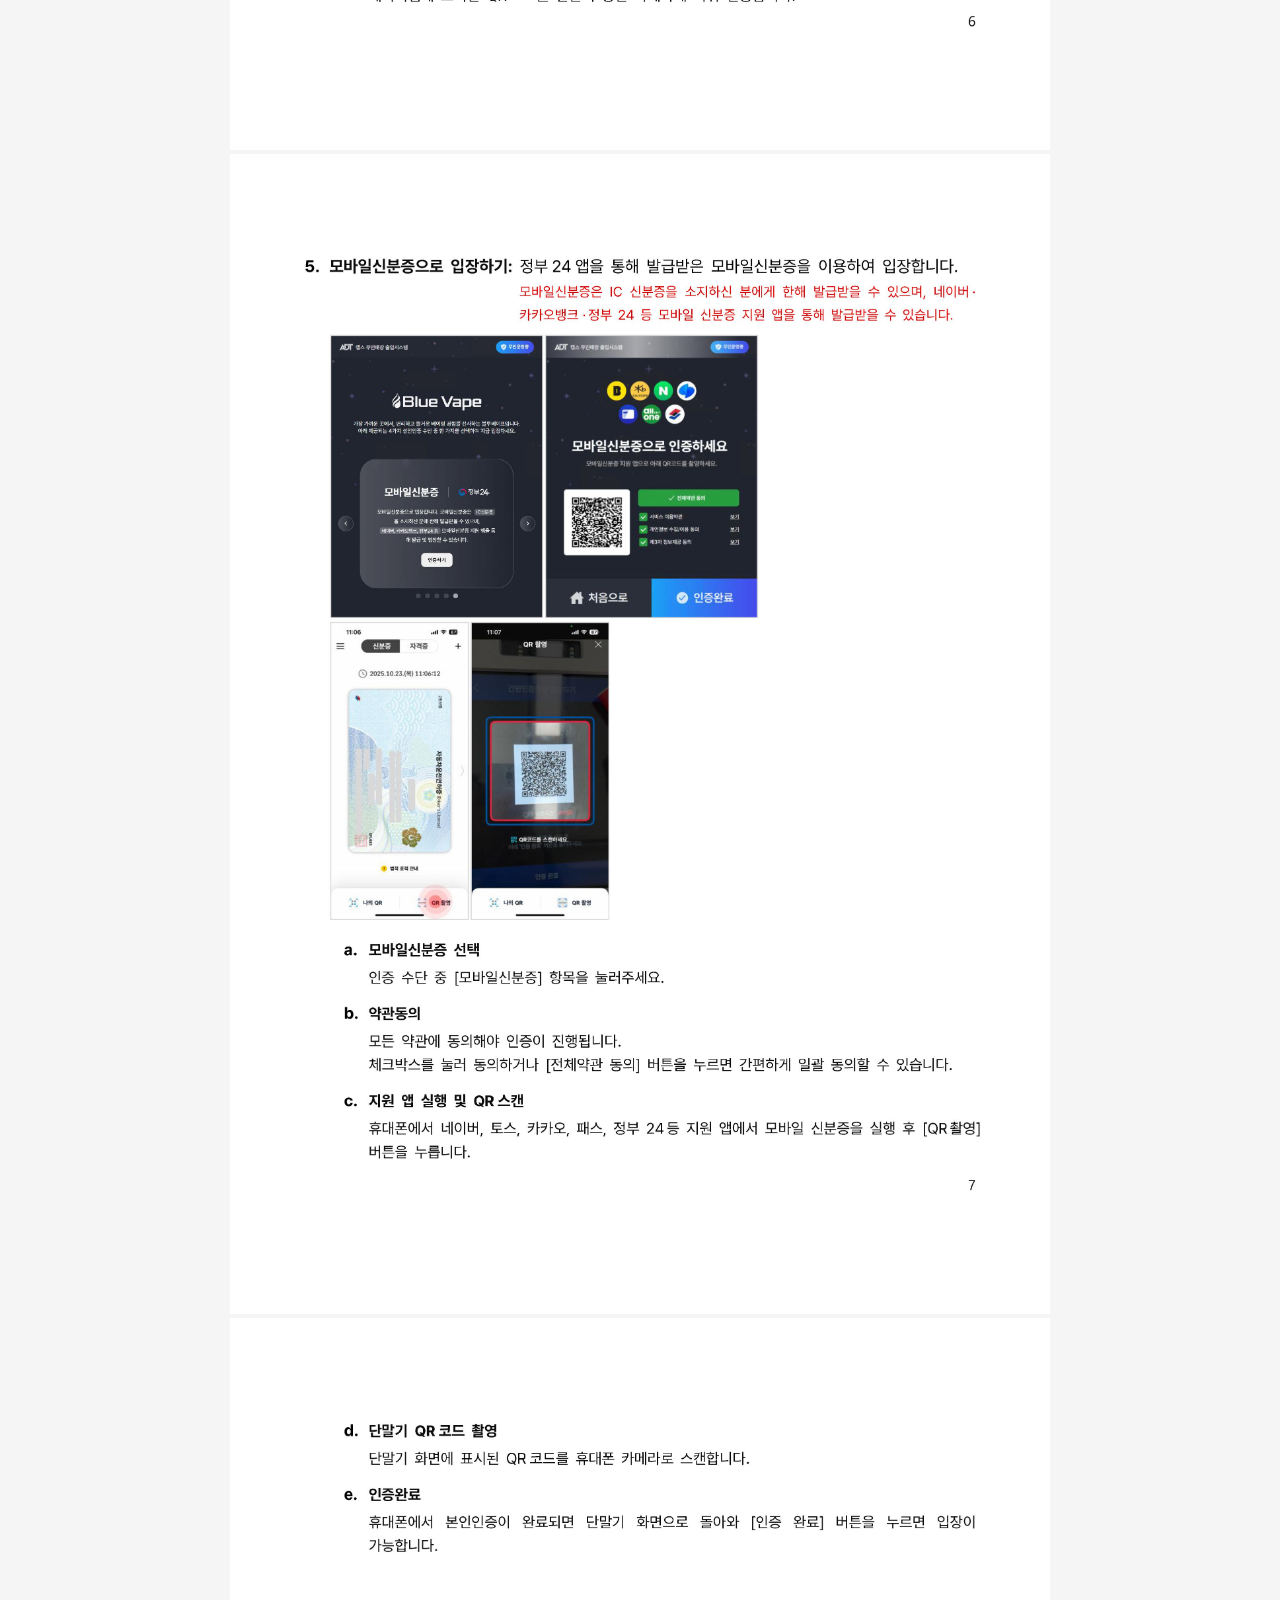
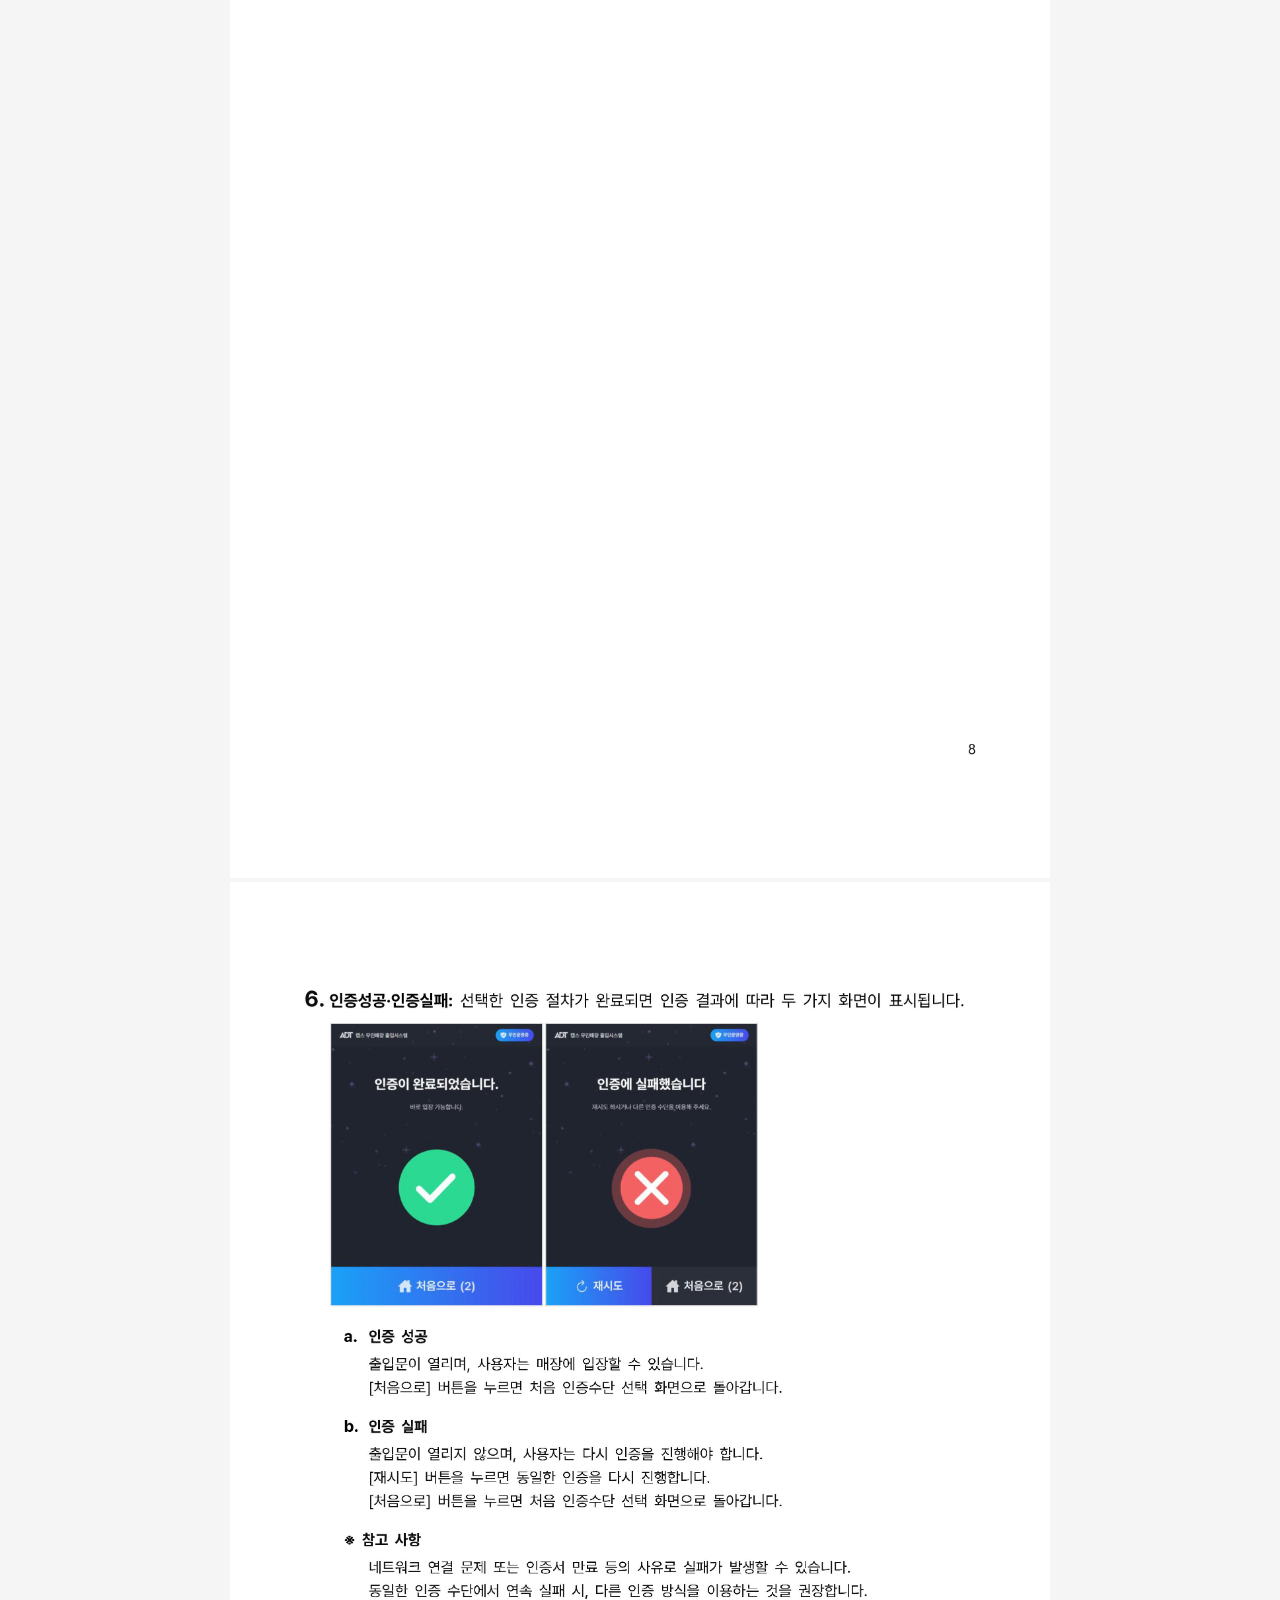
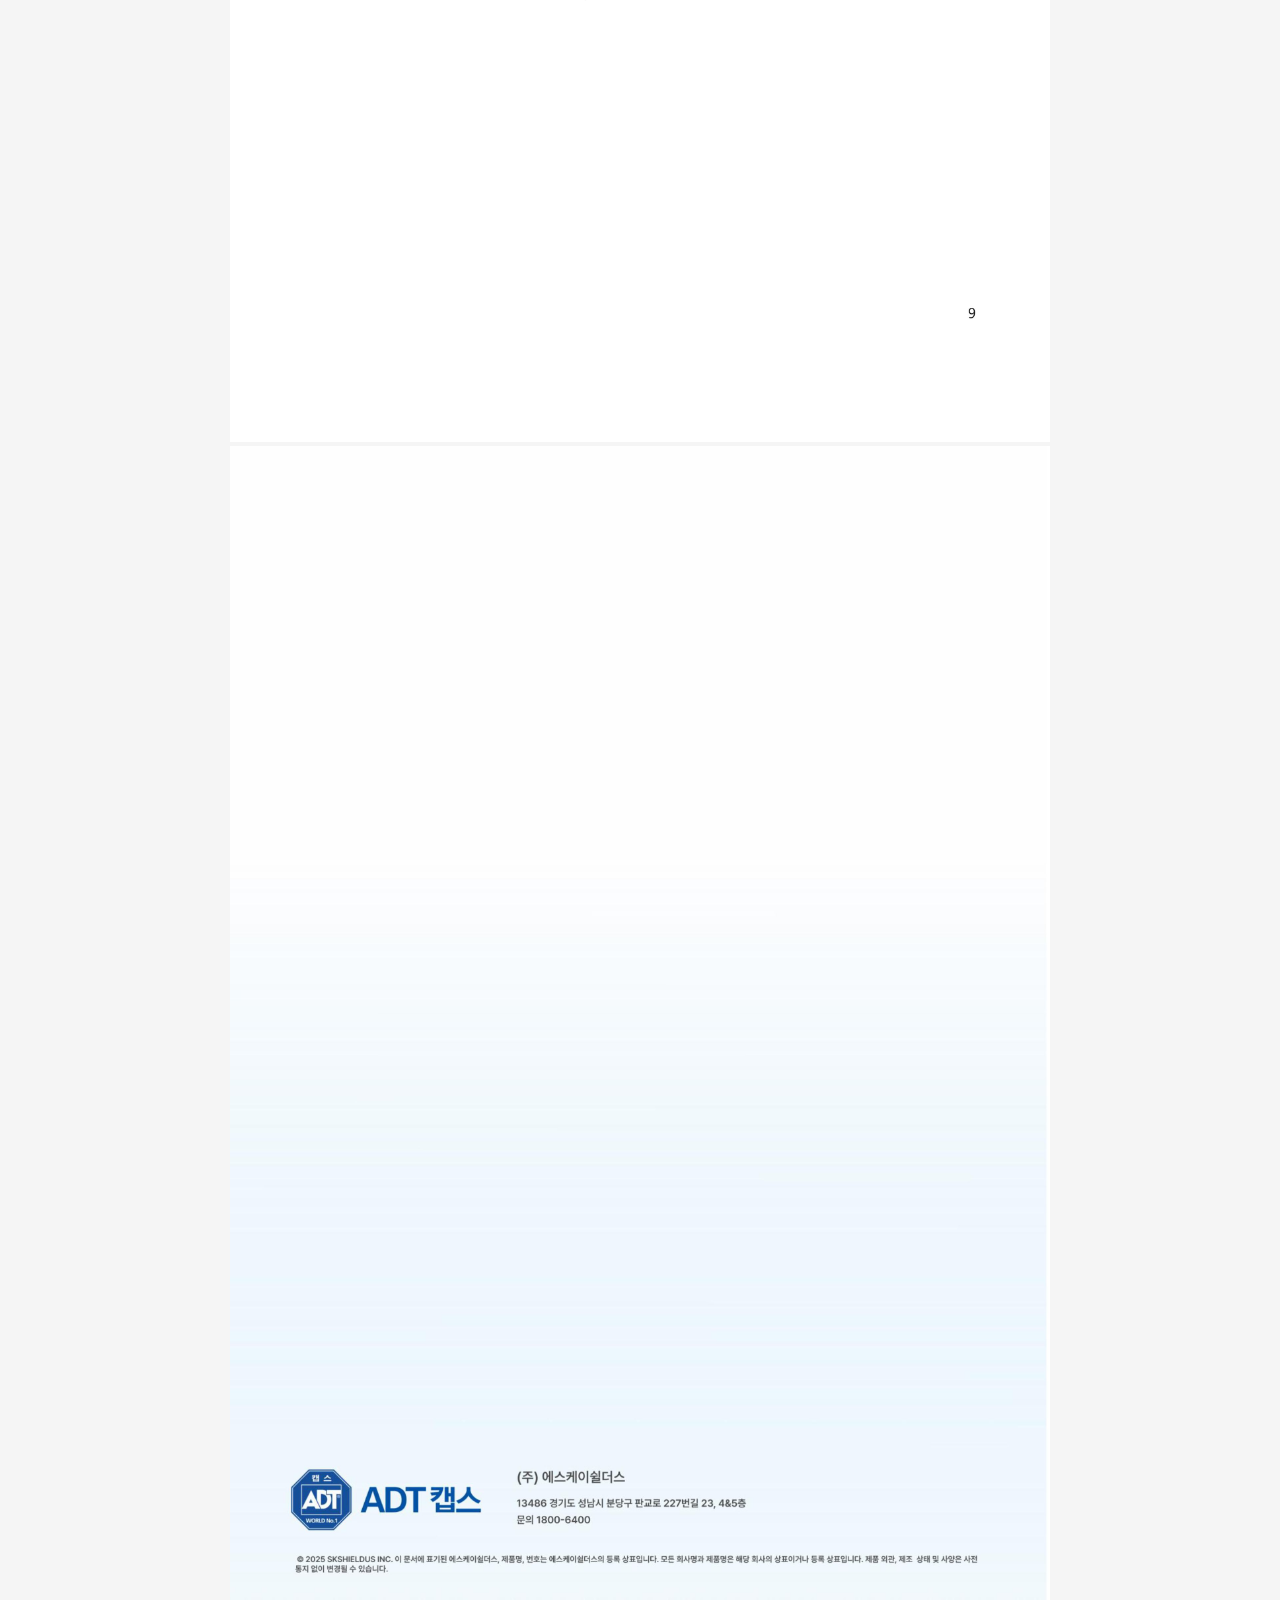
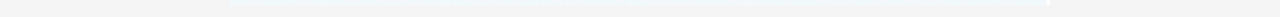
<file: ADTcaps/CTPN104-PAY/user/index.html>
<!DOCTYPE html>
<html lang="ko">
<head>
    <meta charset="UTF-8">
    <meta name="viewport" content="width=device-width, initial-scale=1.0">
    <title>CTPN104-PAY System Manual</title>
    <style>
        body {
            display: flex;
            flex-direction: column;
            align-items: center;
            justify-content: center;
            gap: 8px;
            background-color: #f5f5f5;
        }
        .manualImg {
            max-width: 820px;
        }
        .manualImg img {
            width: 100%;
        }
    </style>
</head>
<body>
    <div class="manualImg">
        <img src="../imgs/userImgs/user1.jpg" alt="userImg">
        <img src="../imgs/userImgs/user2.jpg" alt="userImg">
        <img src="../imgs/userImgs/user3.jpg" alt="userImg">
        <img src="../imgs/userImgs/user4.jpg" alt="userImg">
        <img src="../imgs/userImgs/user5.jpg" alt="userImg">
        <img src="../imgs/userImgs/user6.jpg" alt="userImg">
        <img src="../imgs/userImgs/user7.jpg" alt="userImg">
        <img src="../imgs/userImgs/user8.jpg" alt="userImg">
        <img src="../imgs/userImgs/user9.jpg" alt="userImg">
        <img src="../imgs/userImgs/user10.jpg" alt="userImg">
        <img src="../imgs/userImgs/user11.jpg" alt="userImg">
    </div>
</body>
</html>
</file>
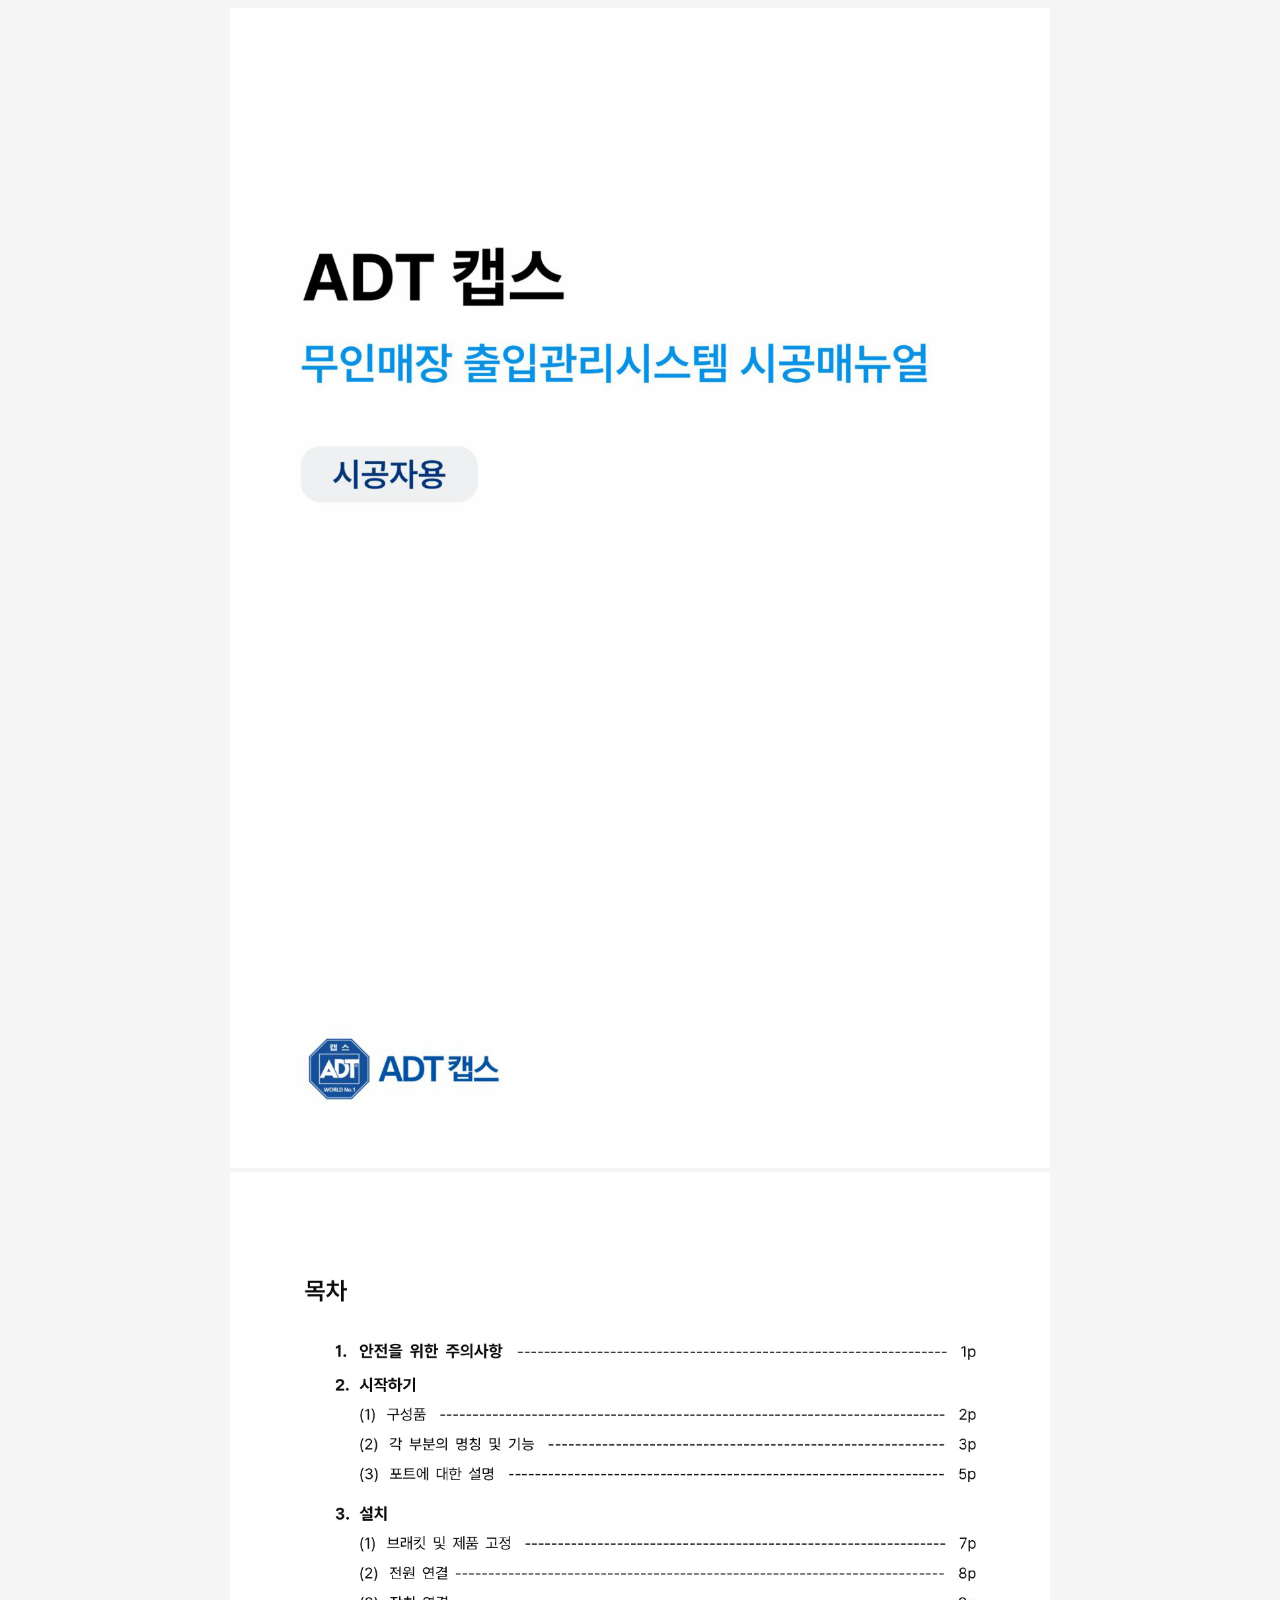
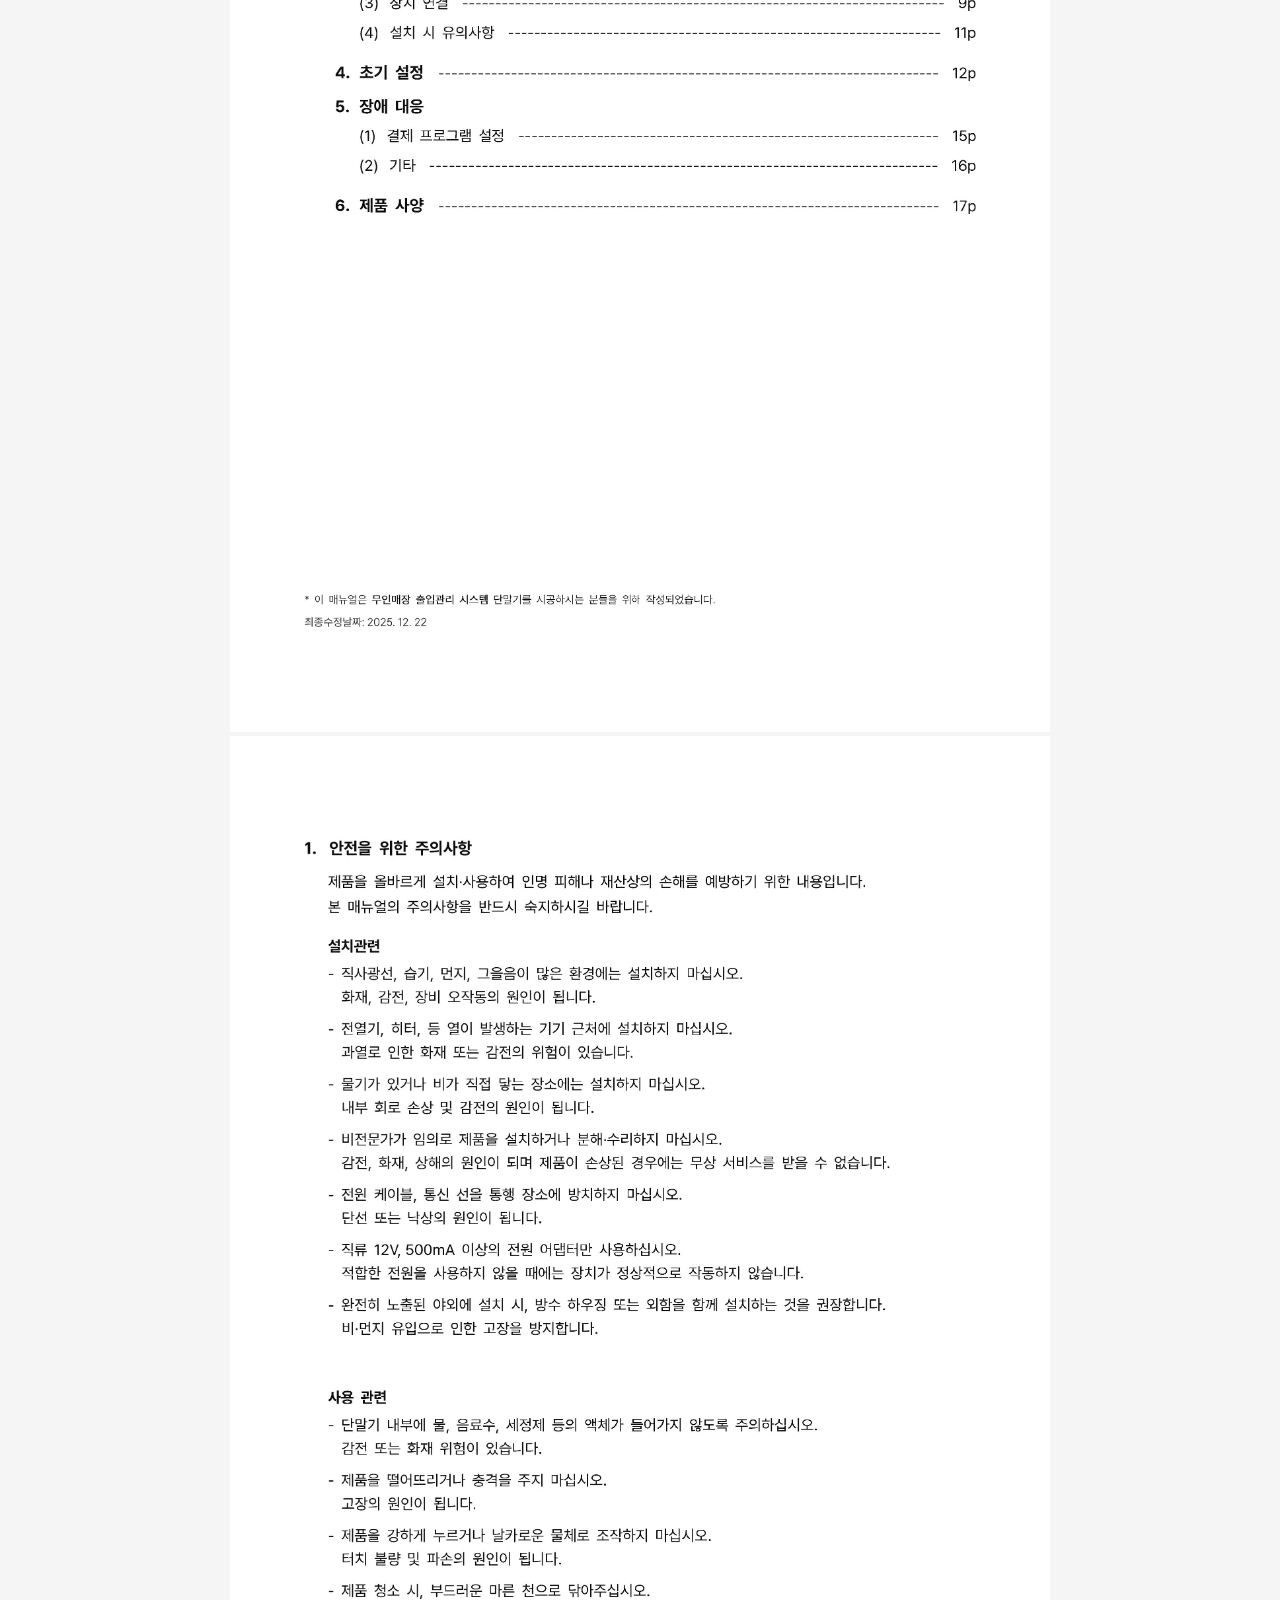
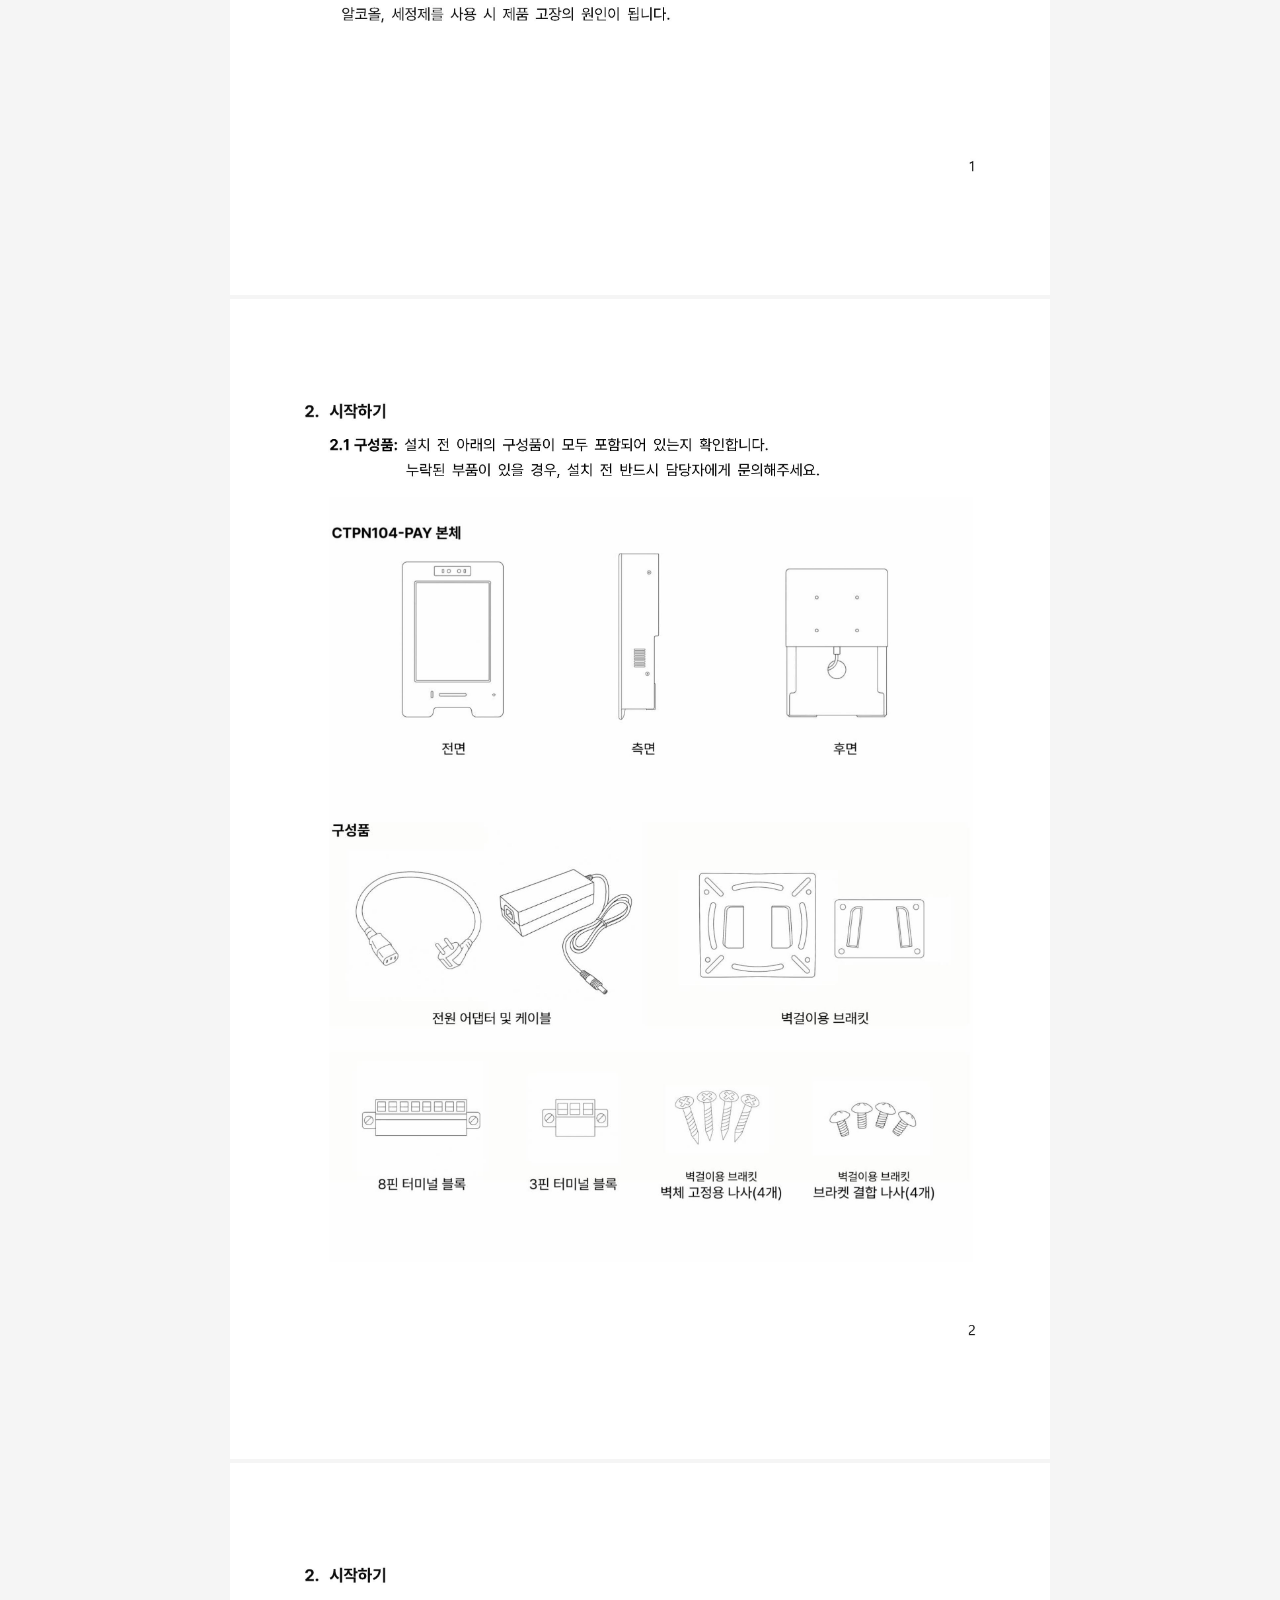
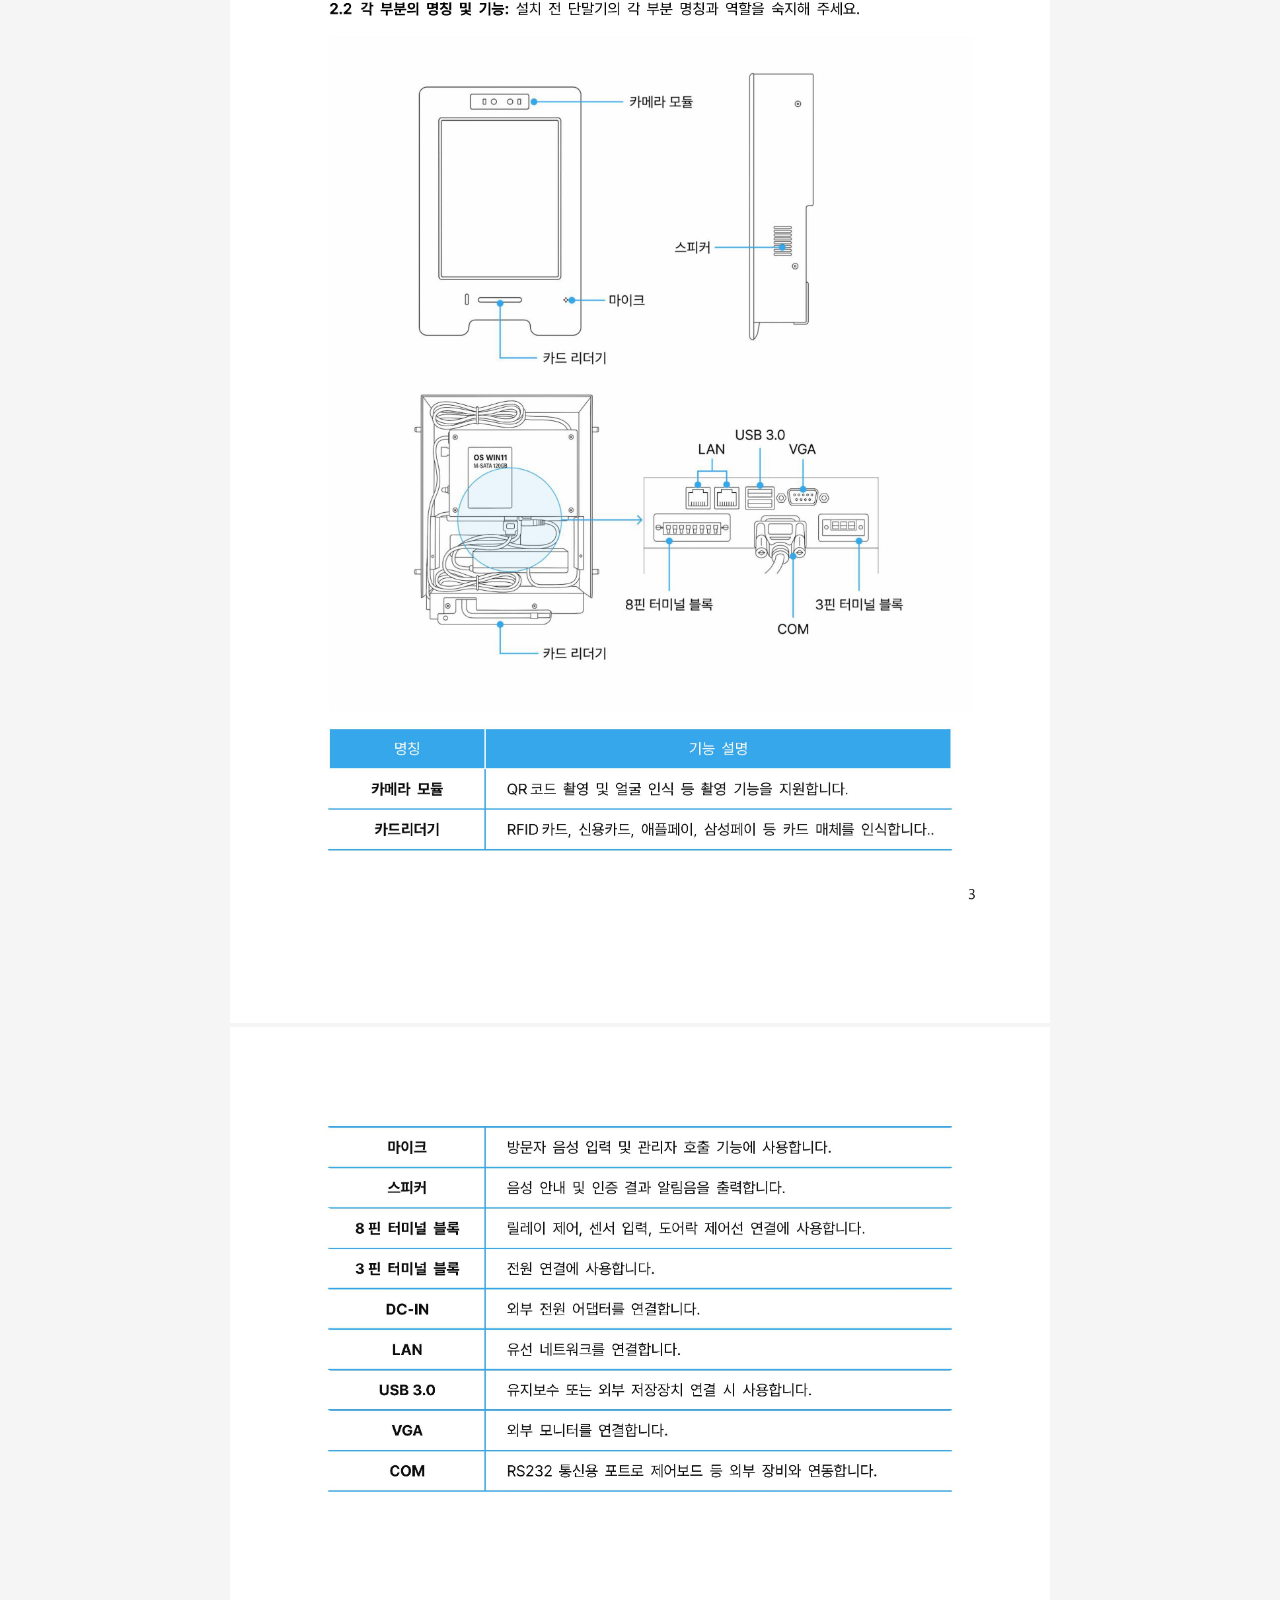
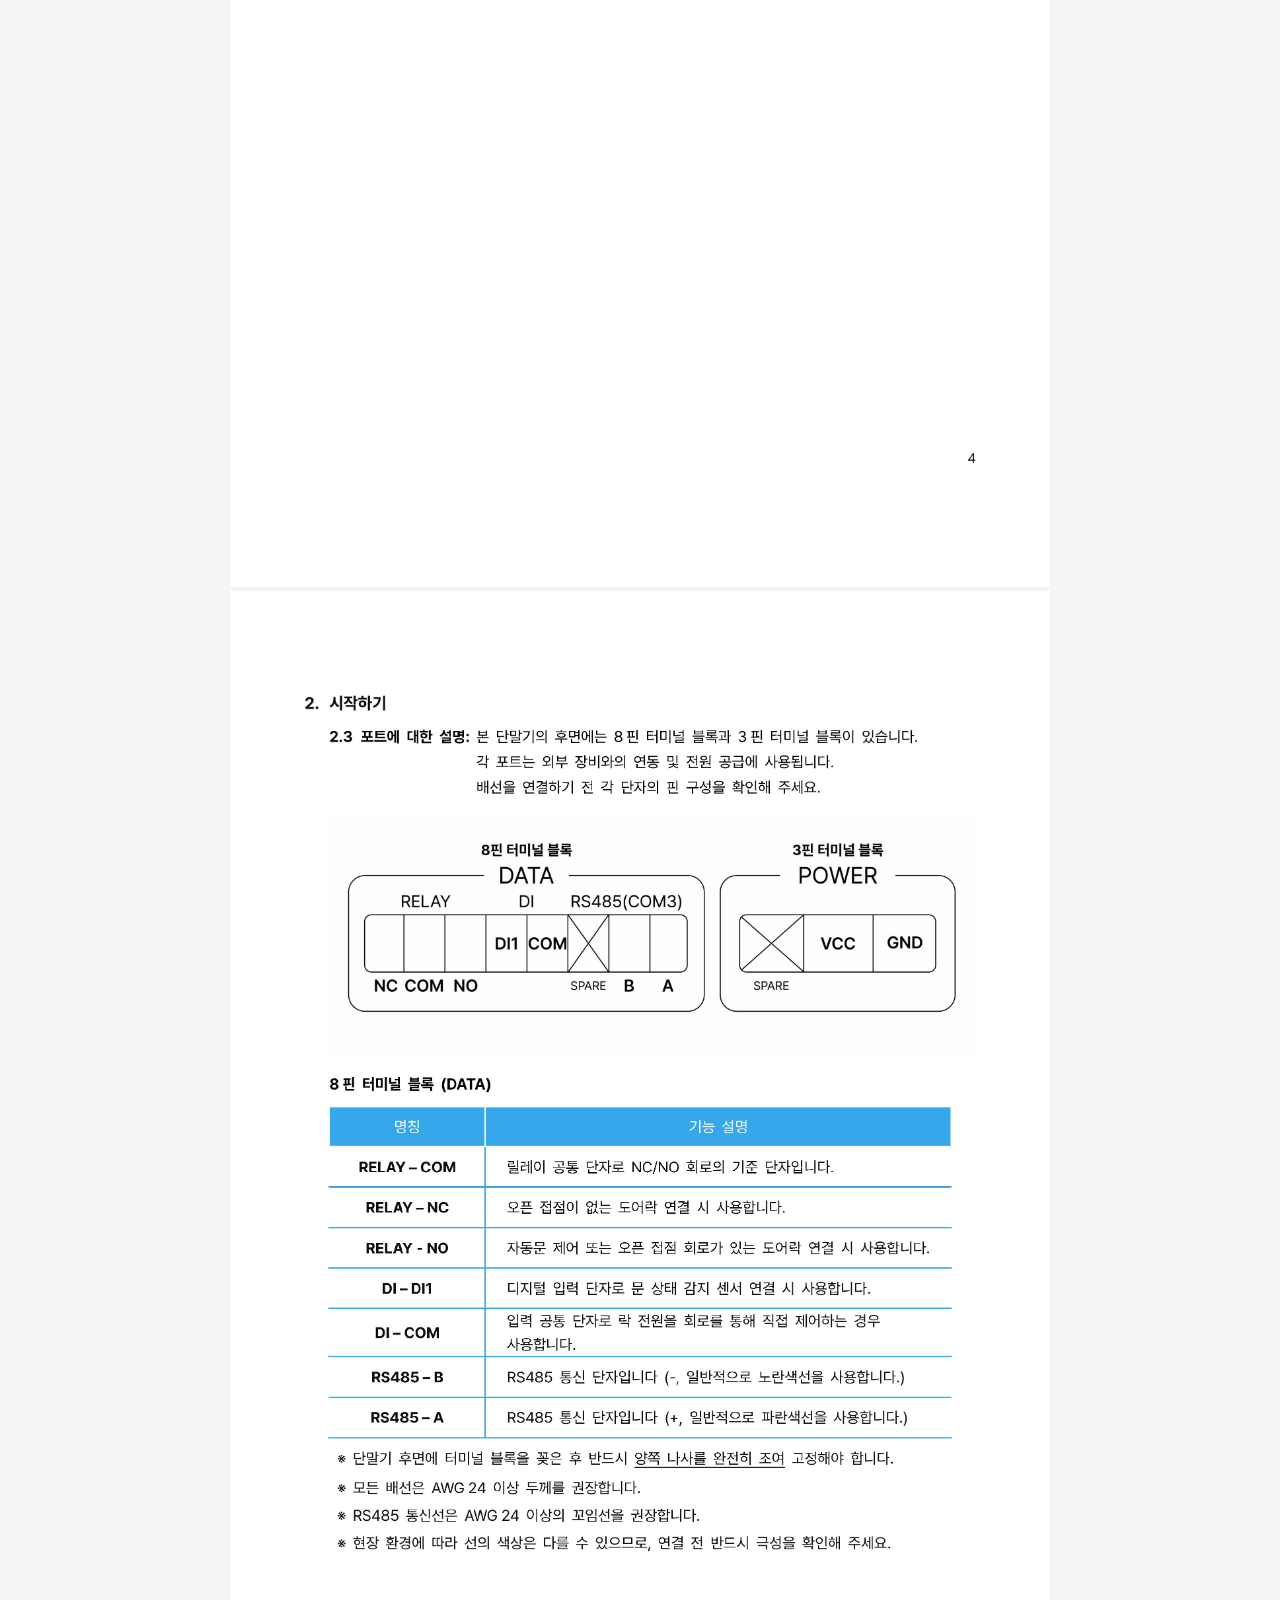
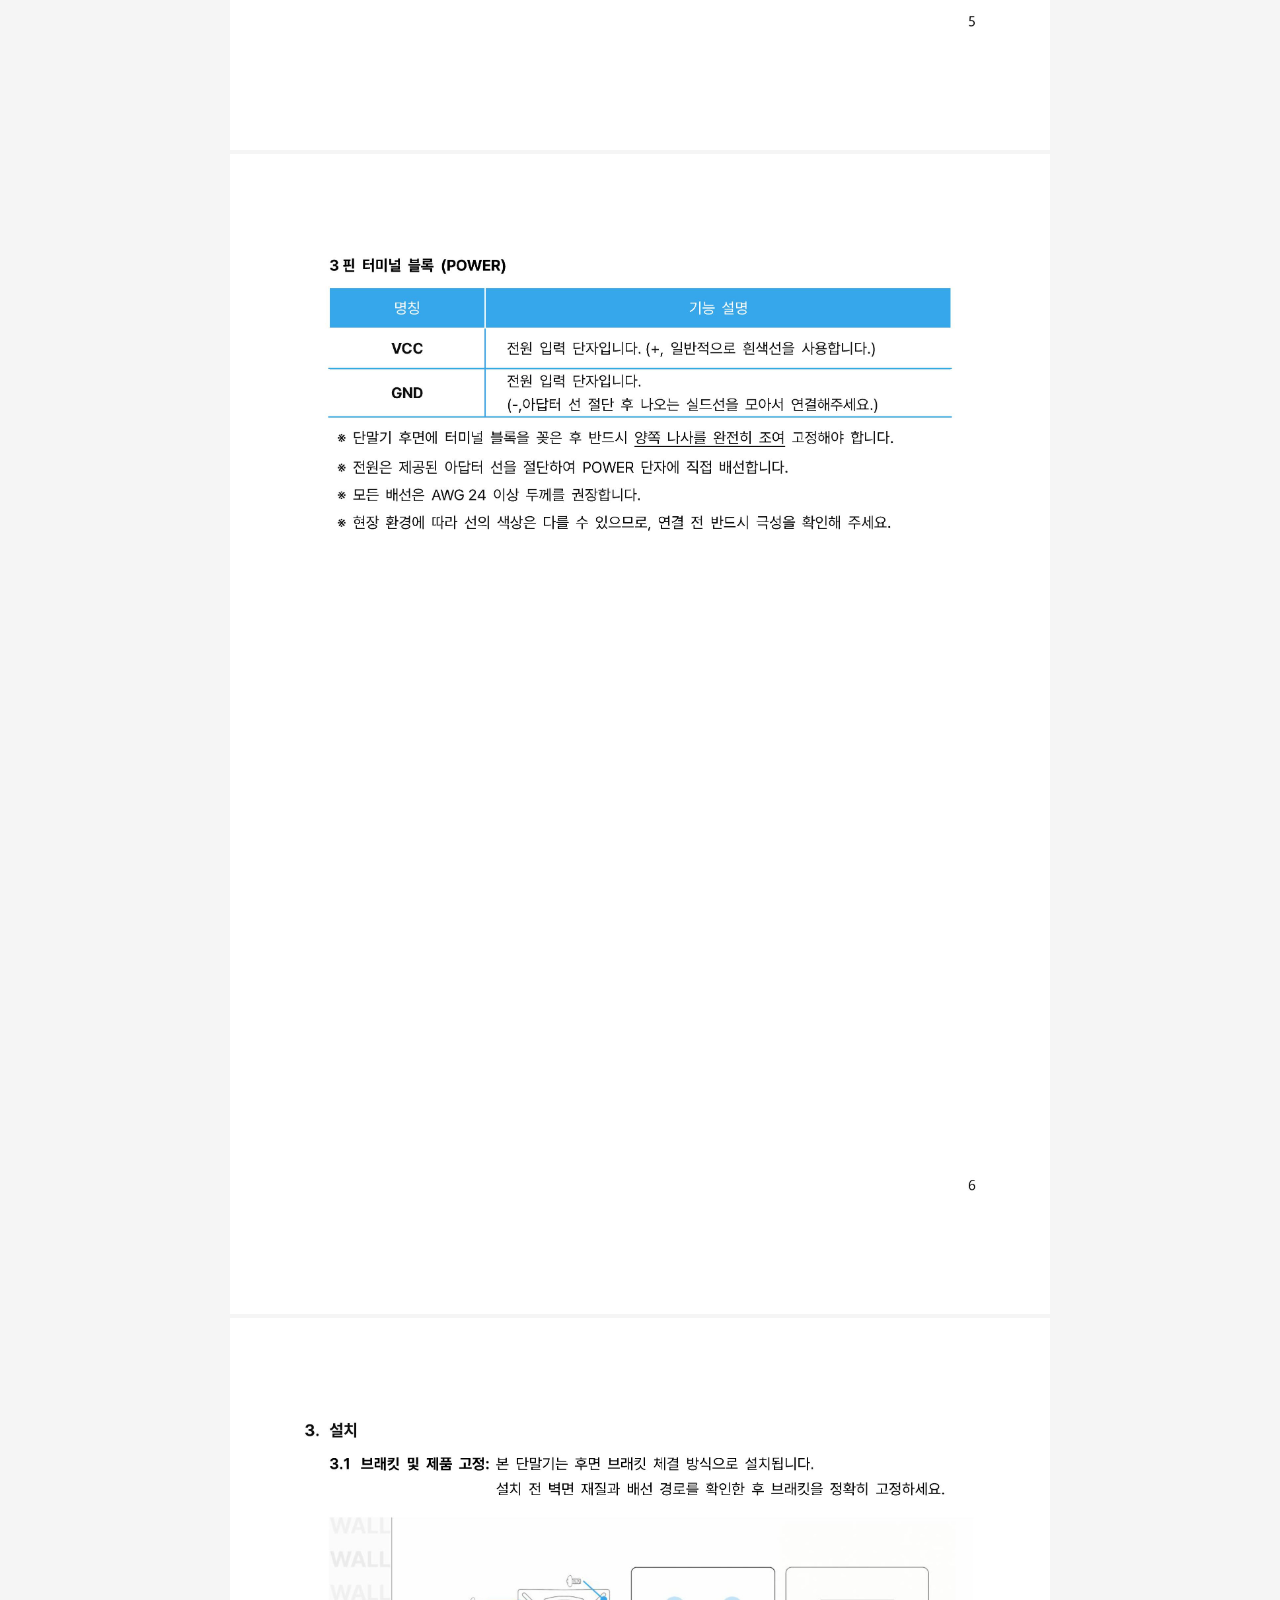
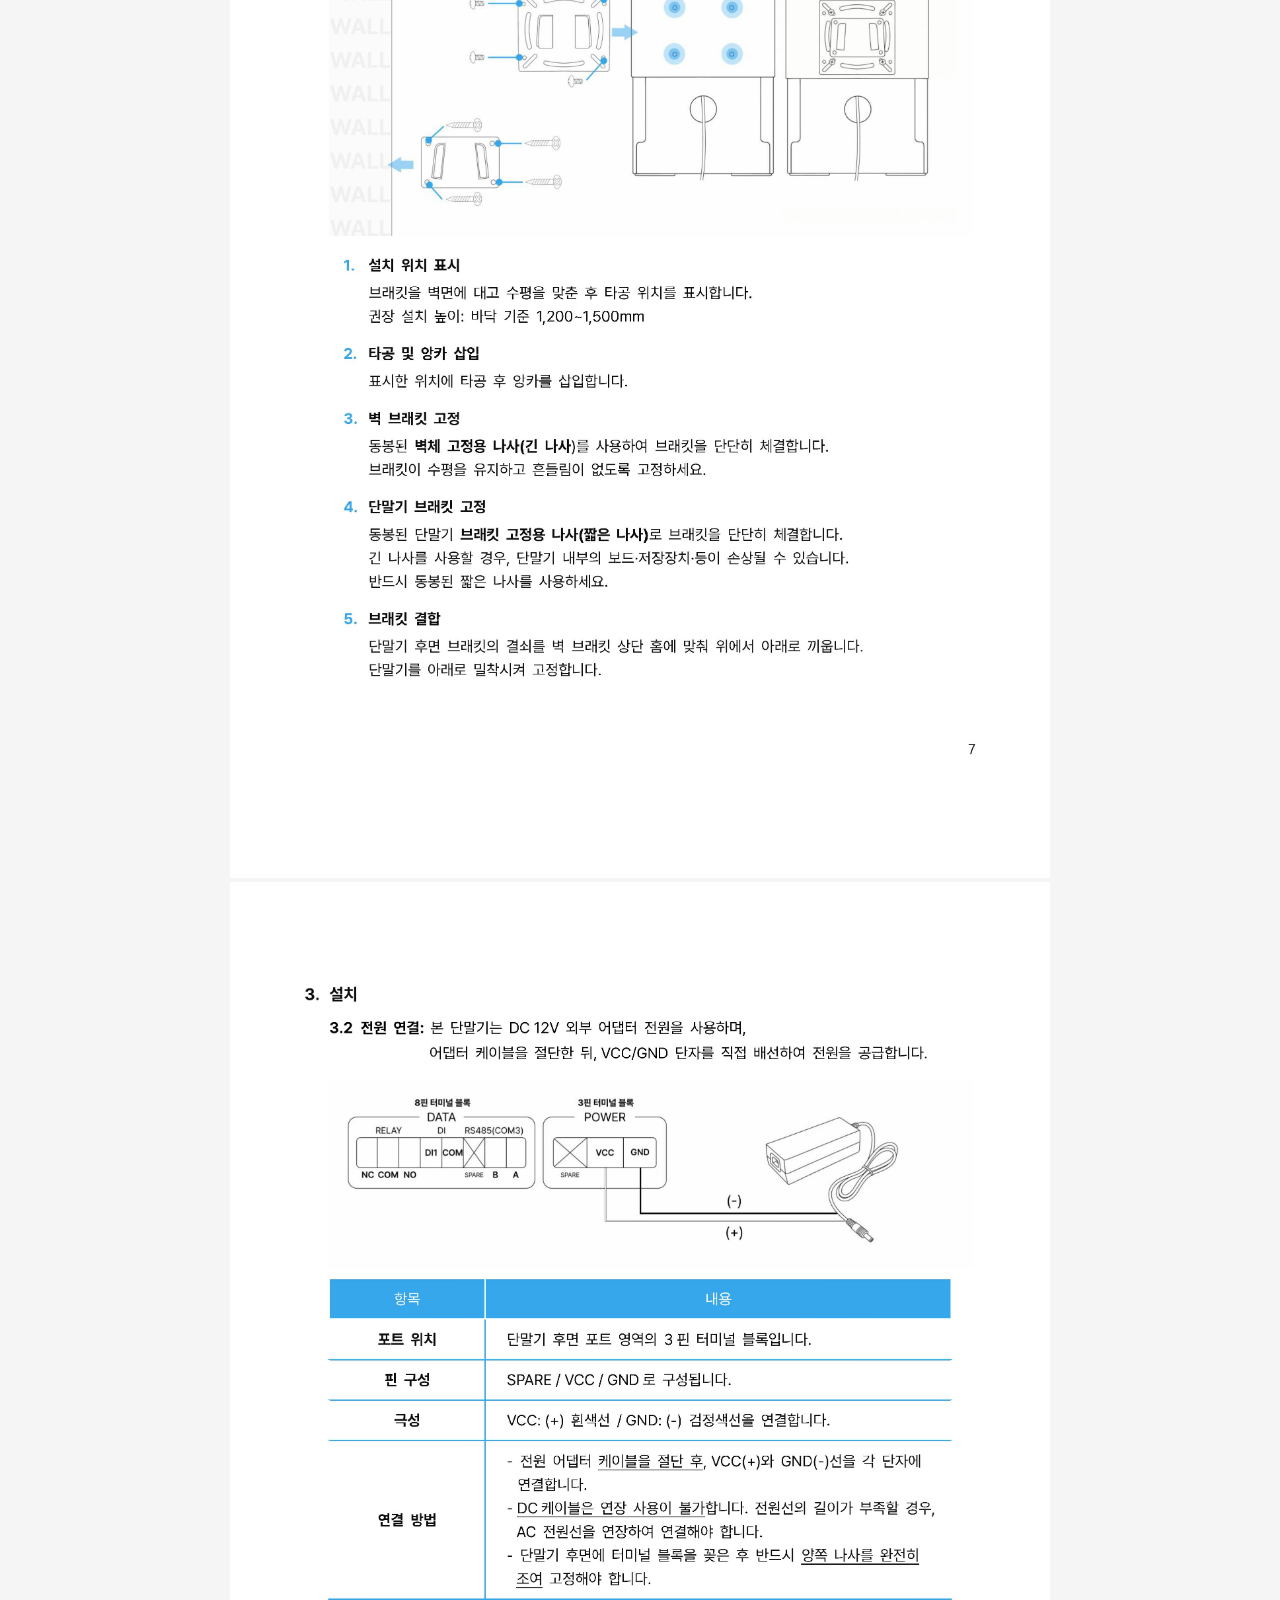
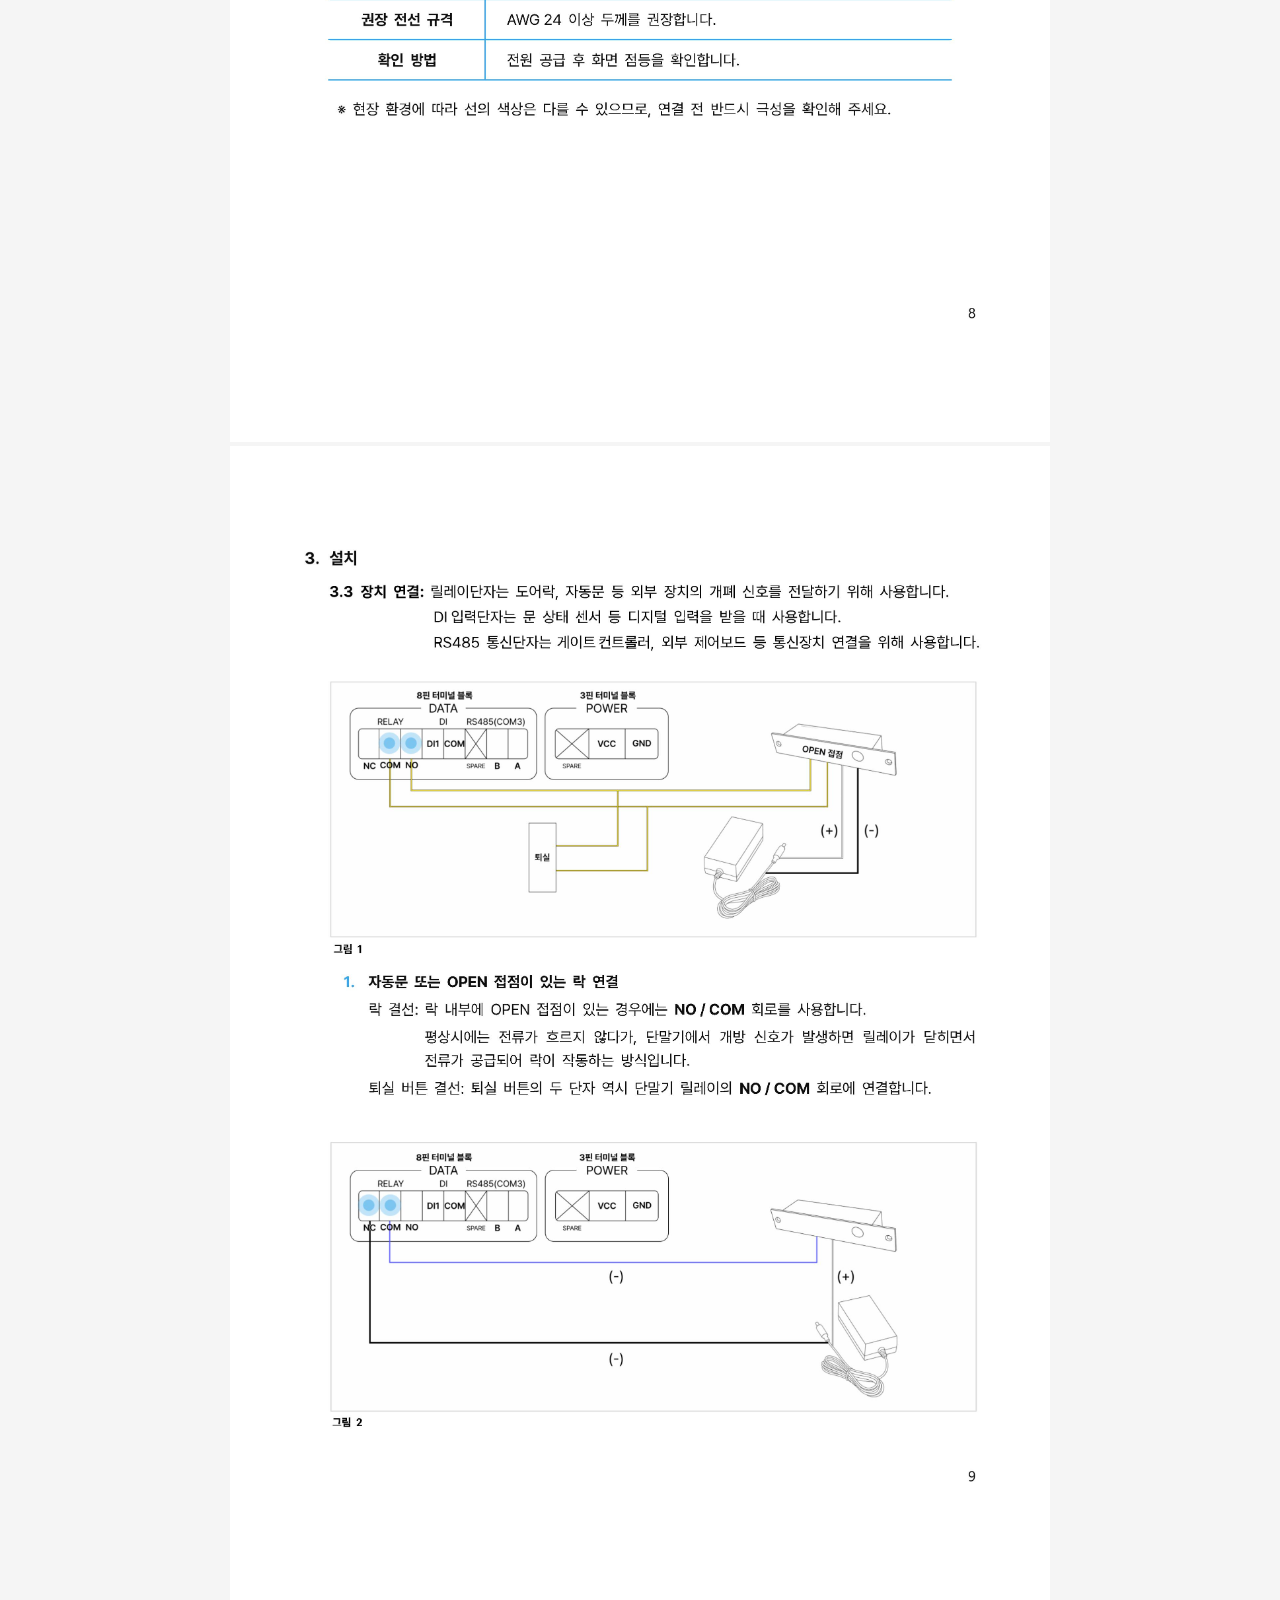
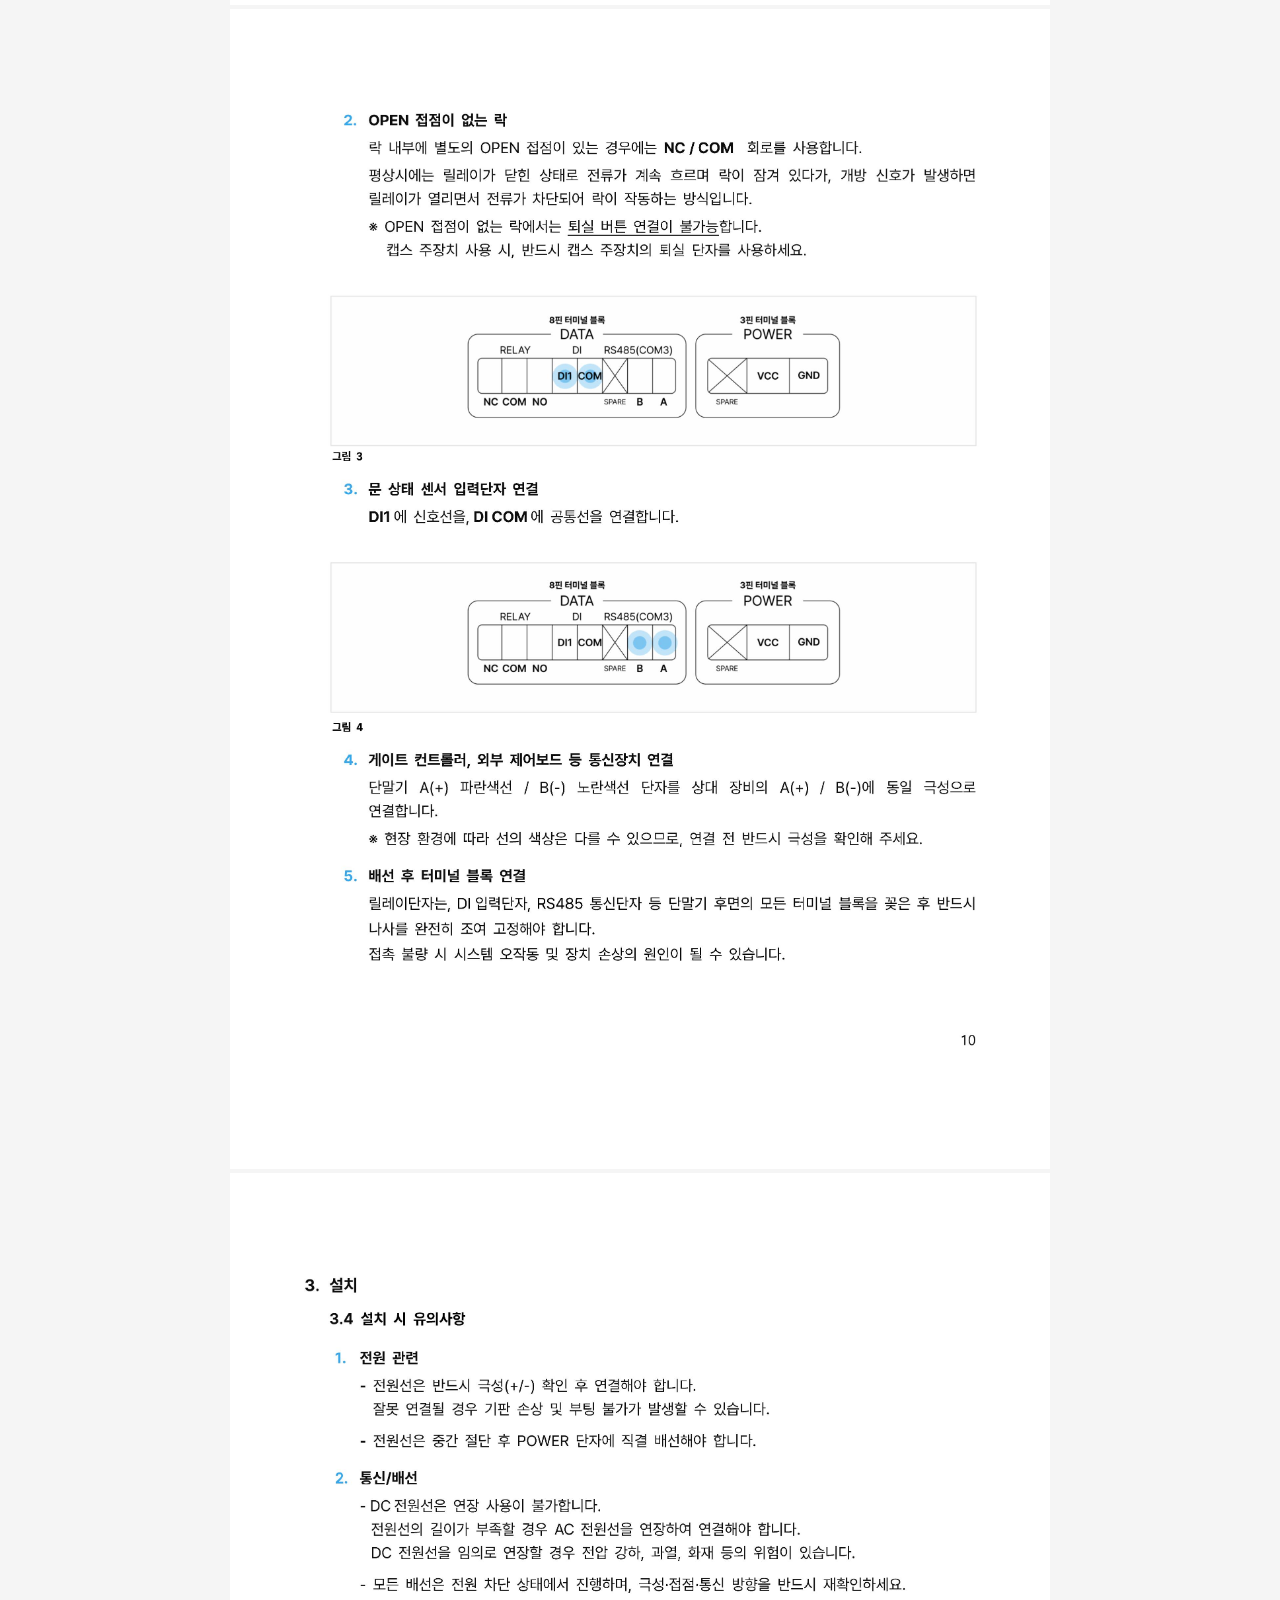
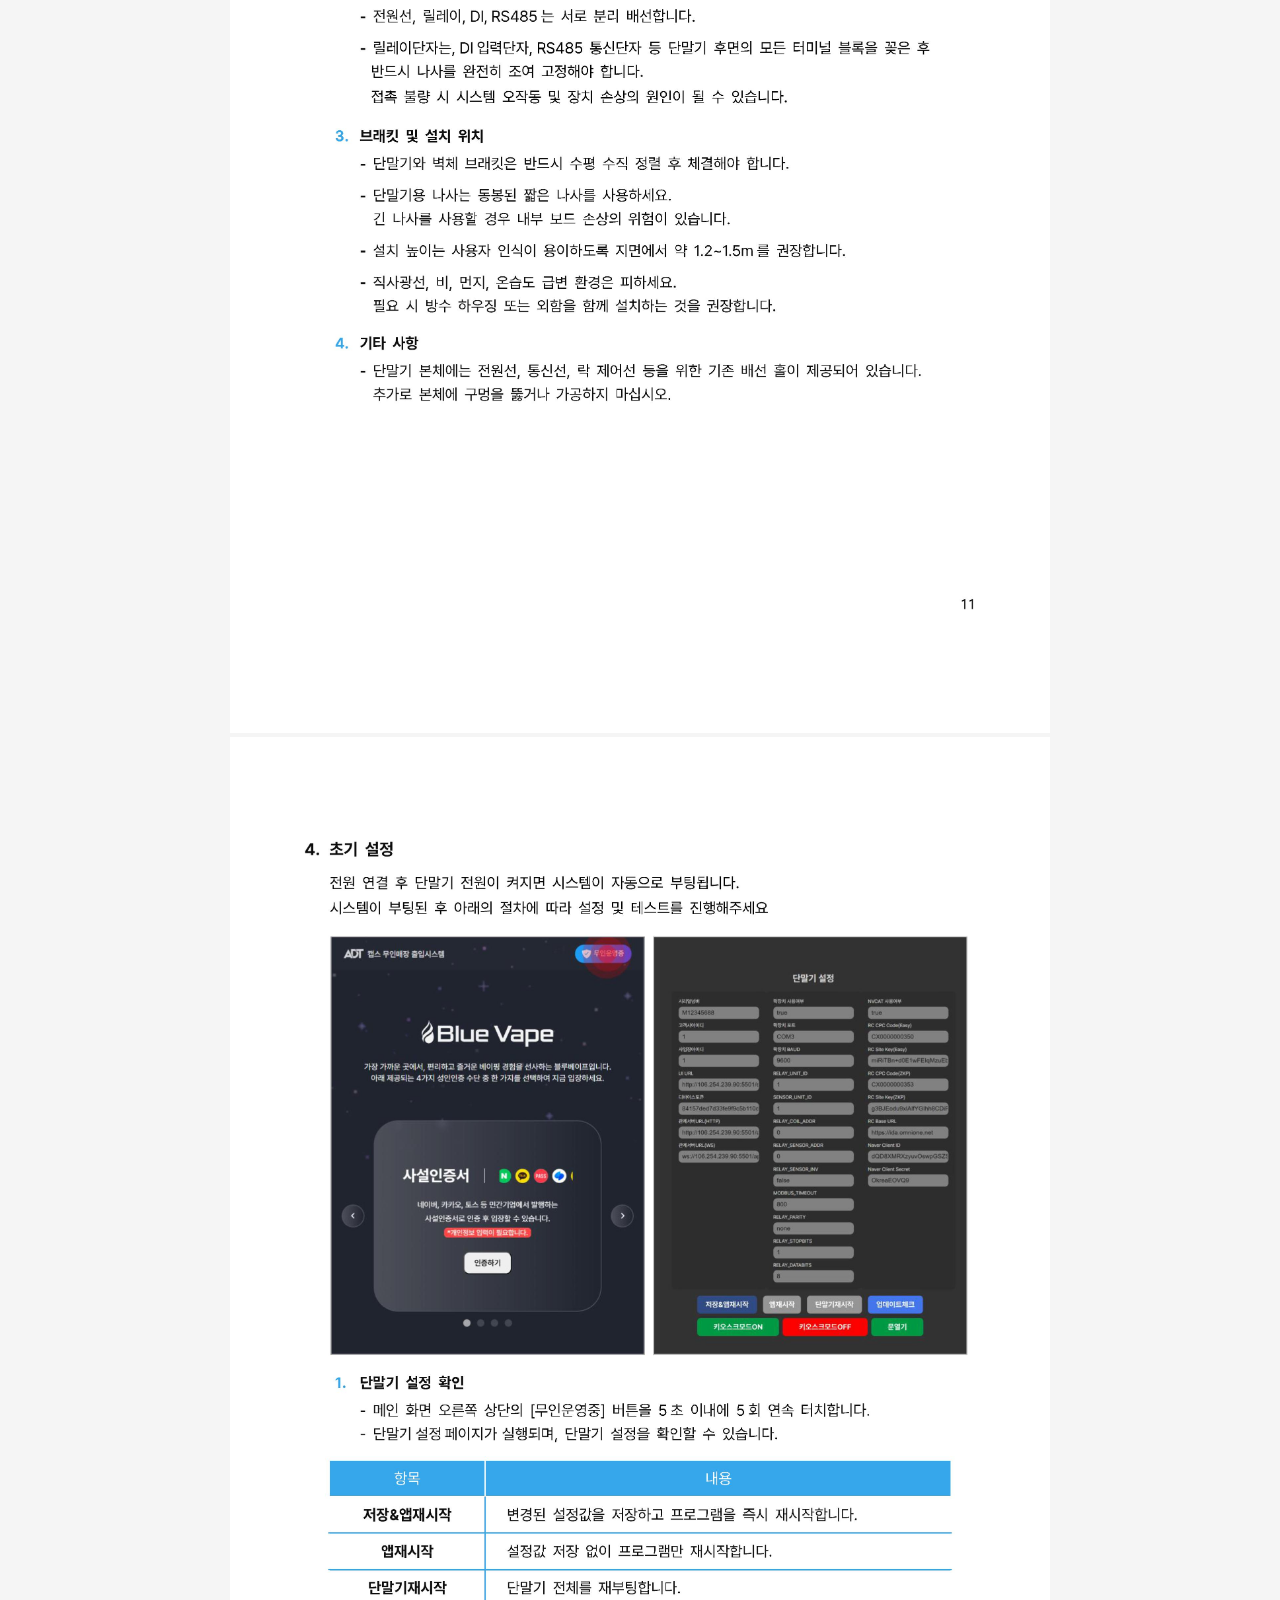
<file: ADTcaps/CTPN104-PAY/construction.html>
<!DOCTYPE html>
<html lang="ko">
<head>
    <meta charset="UTF-8">
    <meta name="viewport" content="width=device-width, initial-scale=1.0">
    <title>CTPN104-PAY Setting Manual</title>
    <style>
        body {
            display: flex;
            flex-direction: column;
            align-items: center;
            justify-content: center;
            gap: 8px;
            background-color: #f5f5f5;
        }
        .manualImg {
            max-width: 820px;
        }
        .manualImg img {
            width: 100%;
        }
    </style>
</head>
<body>
    <div class="manualImg">
        <img src="./imgs/setImgs/set1.jpg" alt="settigImg">
        <img src="./imgs/setImgs/set2.jpg" alt="settigImg">
        <img src="./imgs/setImgs/set3.jpg" alt="settigImg">
        <img src="./imgs/setImgs/set4.jpg" alt="settigImg">
        <img src="./imgs/setImgs/set5.jpg" alt="settigImg">
        <img src="./imgs/setImgs/set6.jpg" alt="settigImg">
        <img src="./imgs/setImgs/set7.jpg" alt="settigImg">
        <img src="./imgs/setImgs/set8.jpg" alt="settigImg">
        <img src="./imgs/setImgs/set9.jpg" alt="settigImg">
        <img src="./imgs/setImgs/set10.jpg" alt="settigImg">
        <img src="./imgs/setImgs/set11.jpg" alt="settigImg">
        <img src="./imgs/setImgs/set12.jpg" alt="settigImg">
        <img src="./imgs/setImgs/set13.jpg" alt="settigImg">
        <img src="./imgs/setImgs/set14.jpg" alt="settigImg">
        <img src="./imgs/setImgs/set15.jpg" alt="settigImg">
        <img src="./imgs/setImgs/set16.jpg" alt="settigImg">
        <img src="./imgs/setImgs/set17.jpg" alt="settigImg">
        <img src="./imgs/setImgs/set18.jpg" alt="settigImg">
        <img src="./imgs/setImgs/set19.jpg" alt="settigImg">
        <img src="./imgs/setImgs/set20.jpg" alt="settigImg">
    </div>
</body>
</html>
</file>
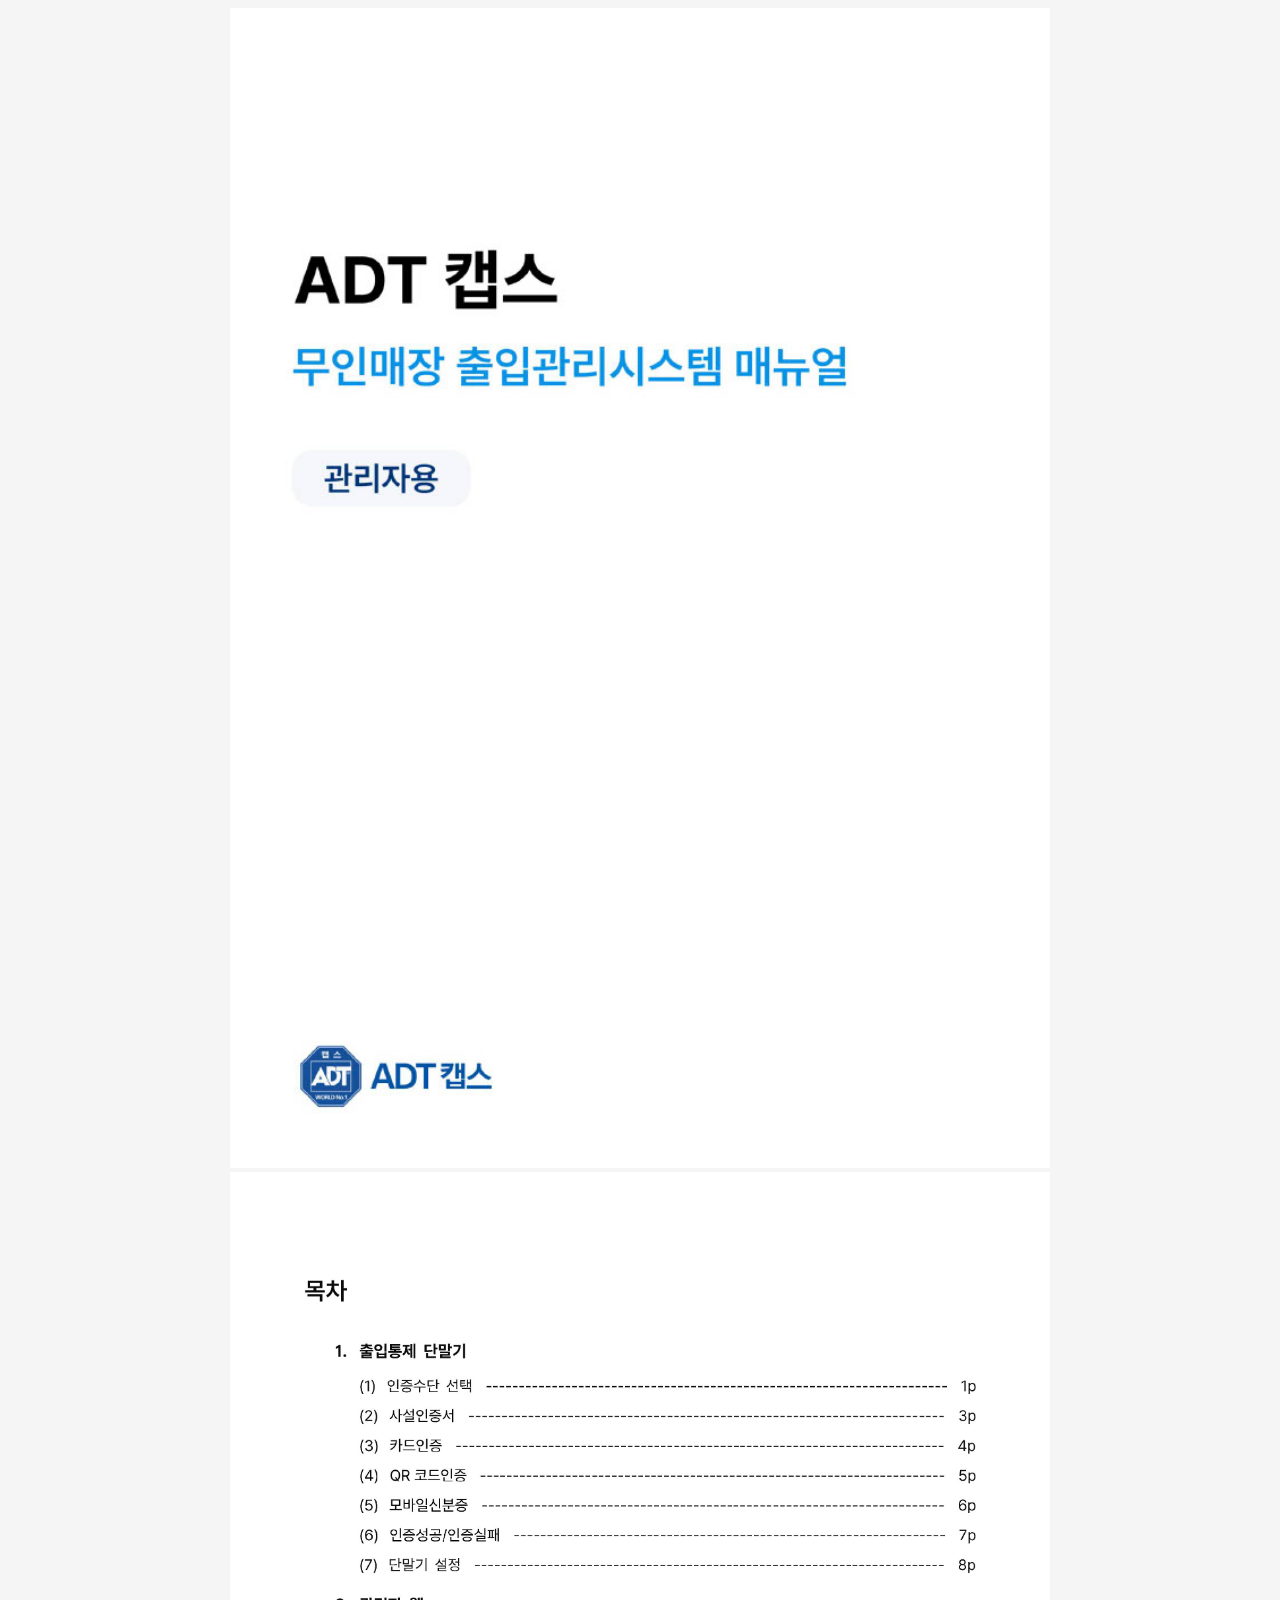
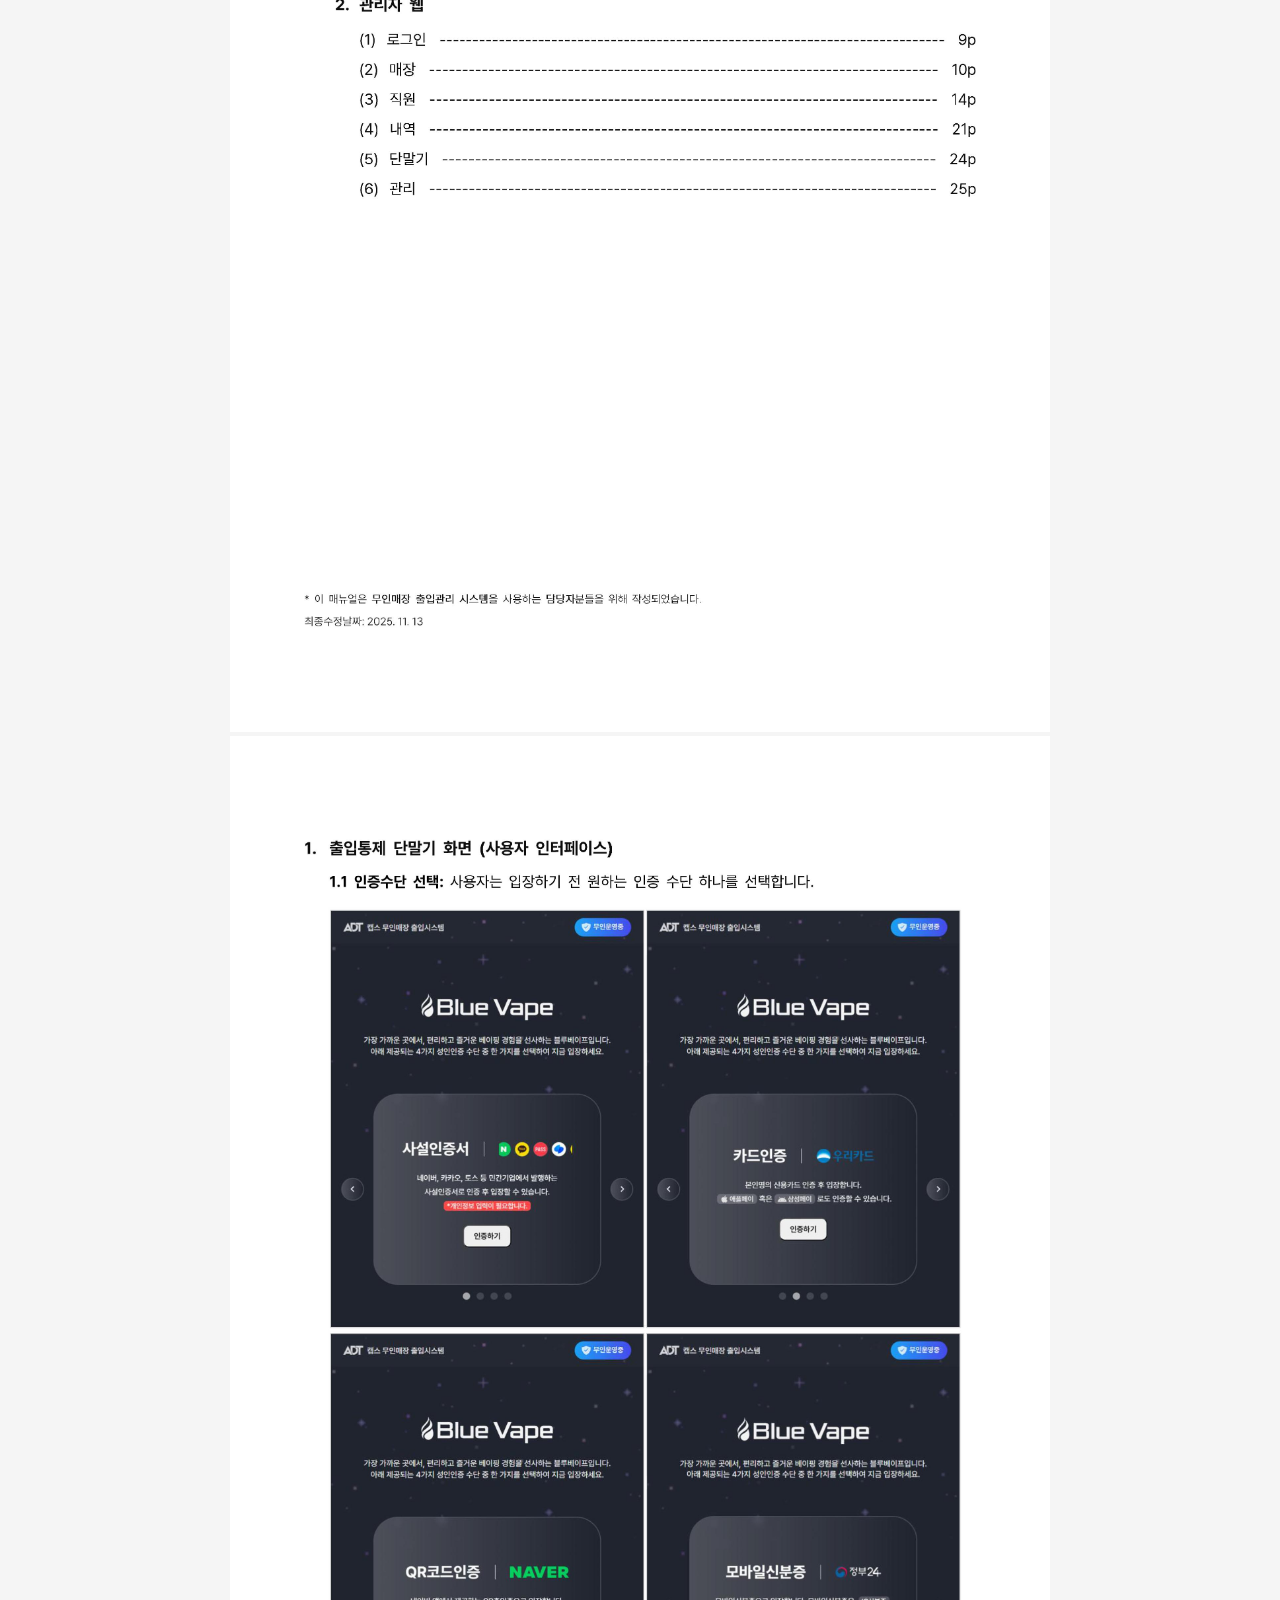
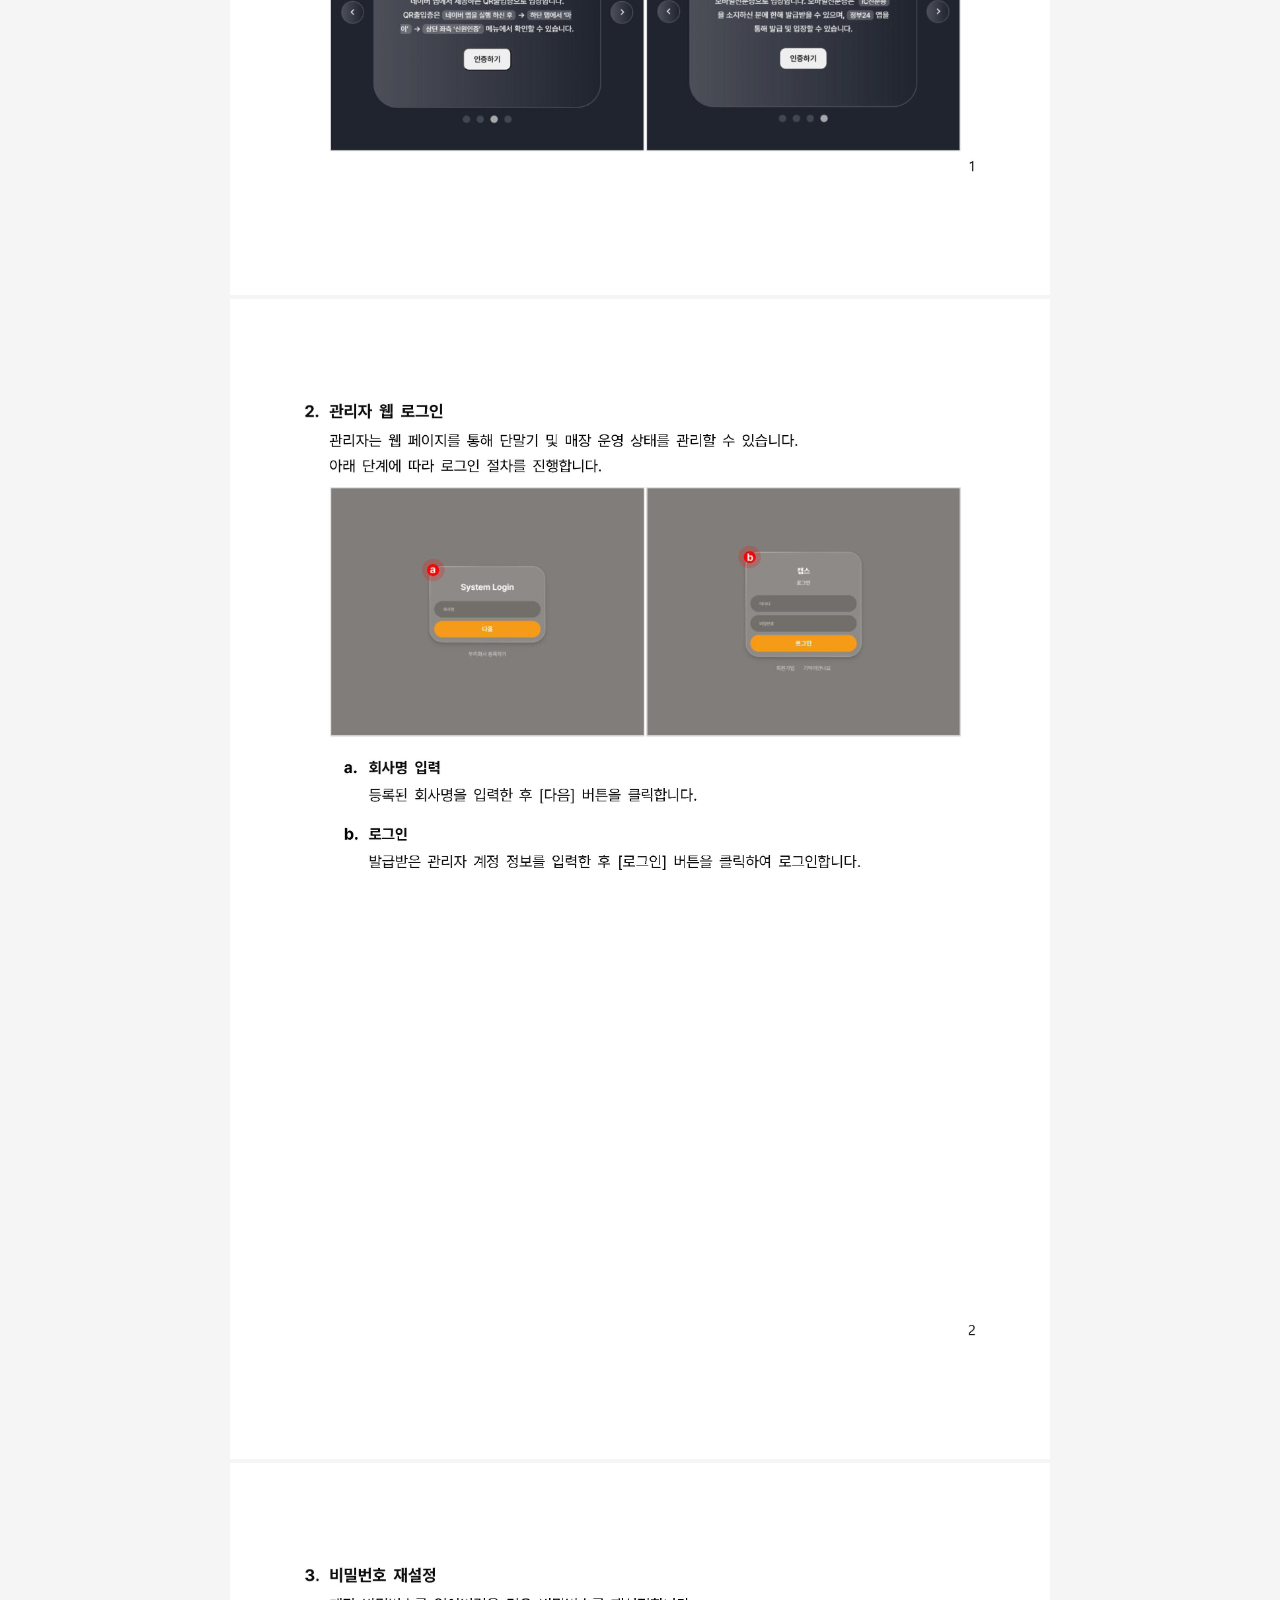
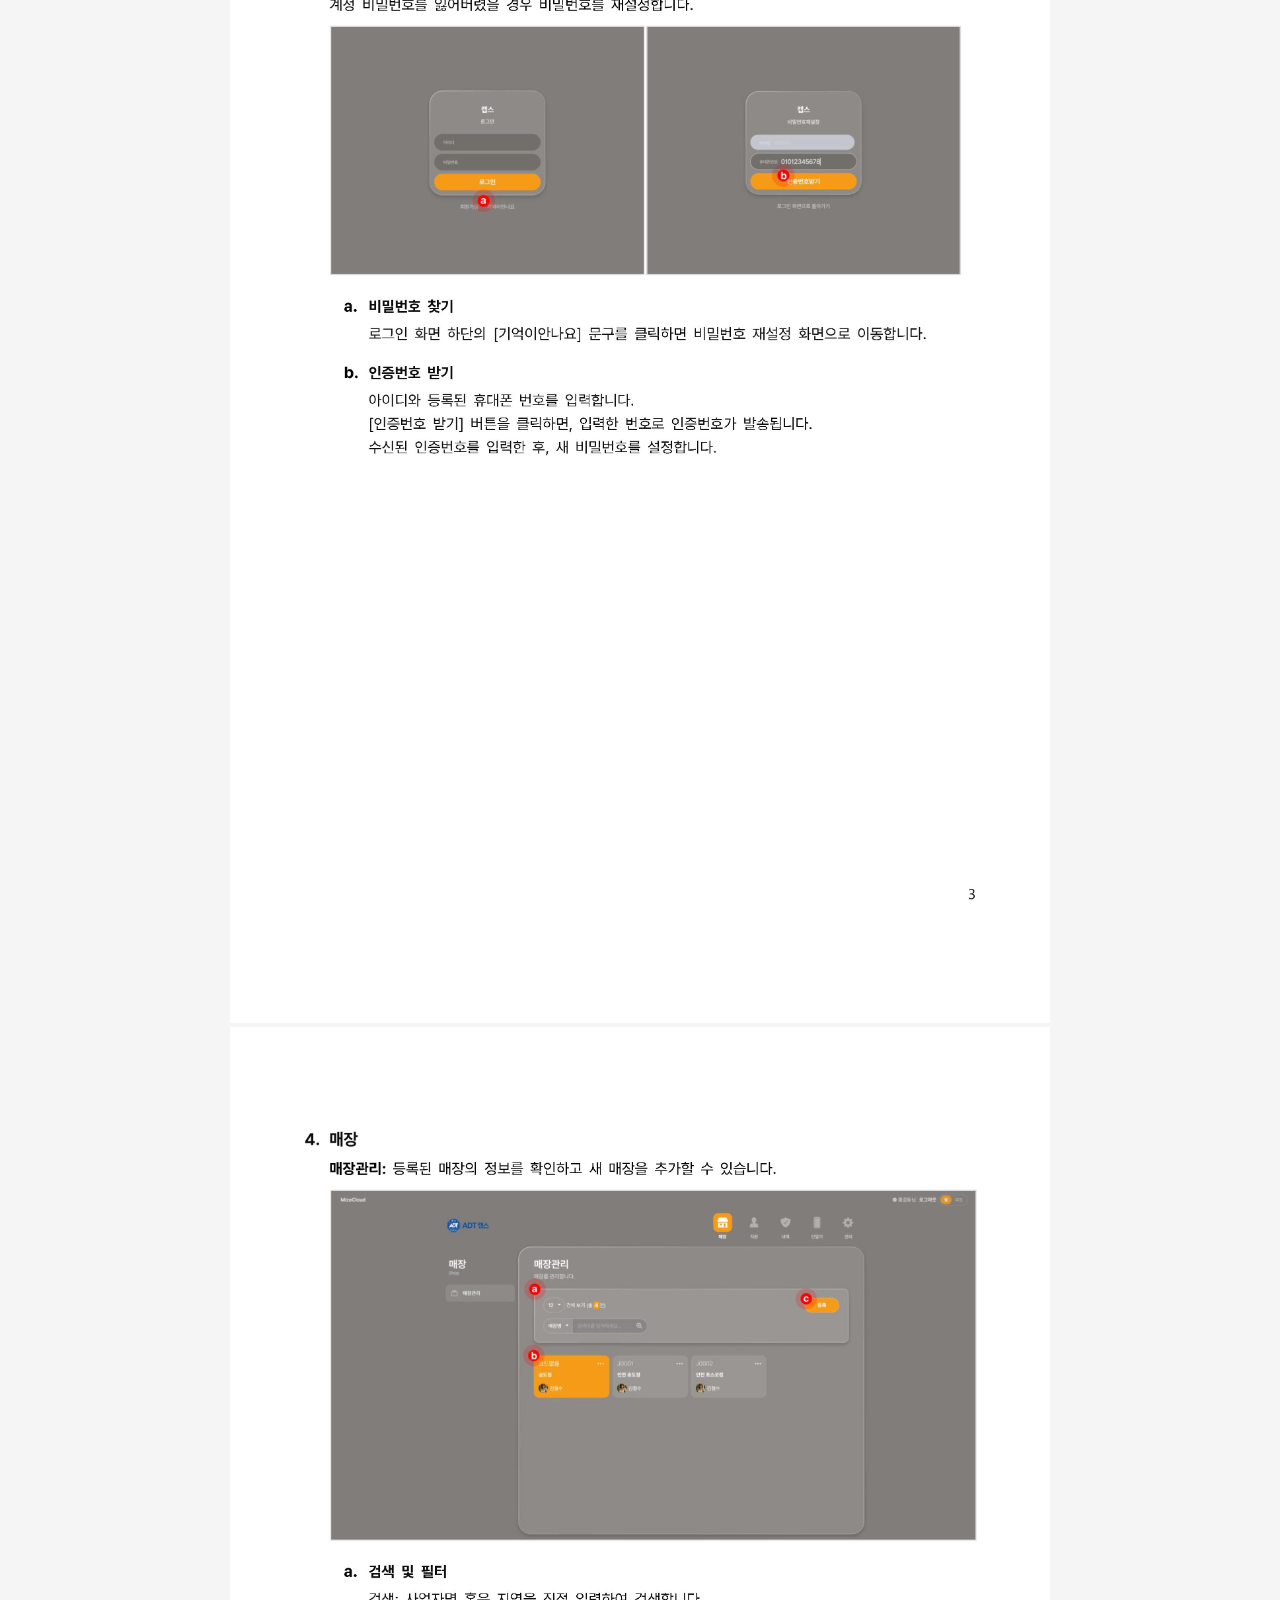
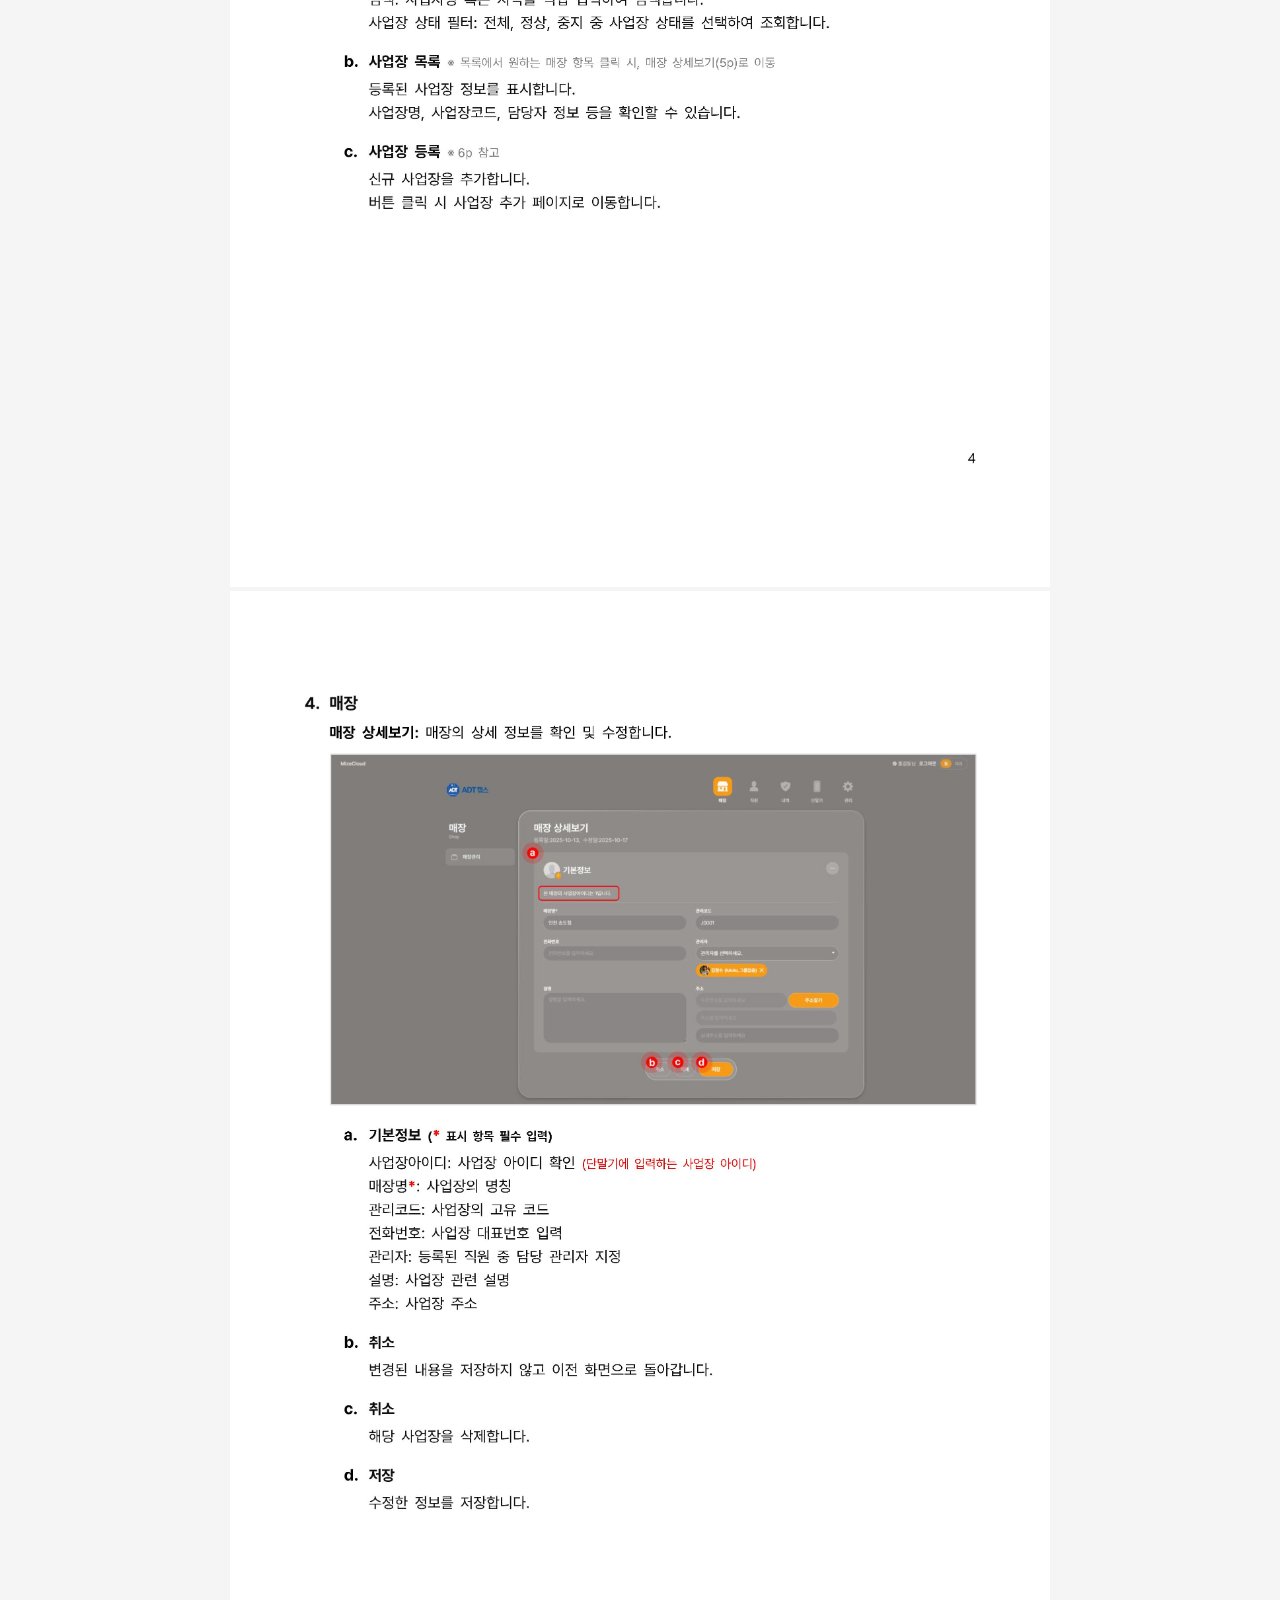
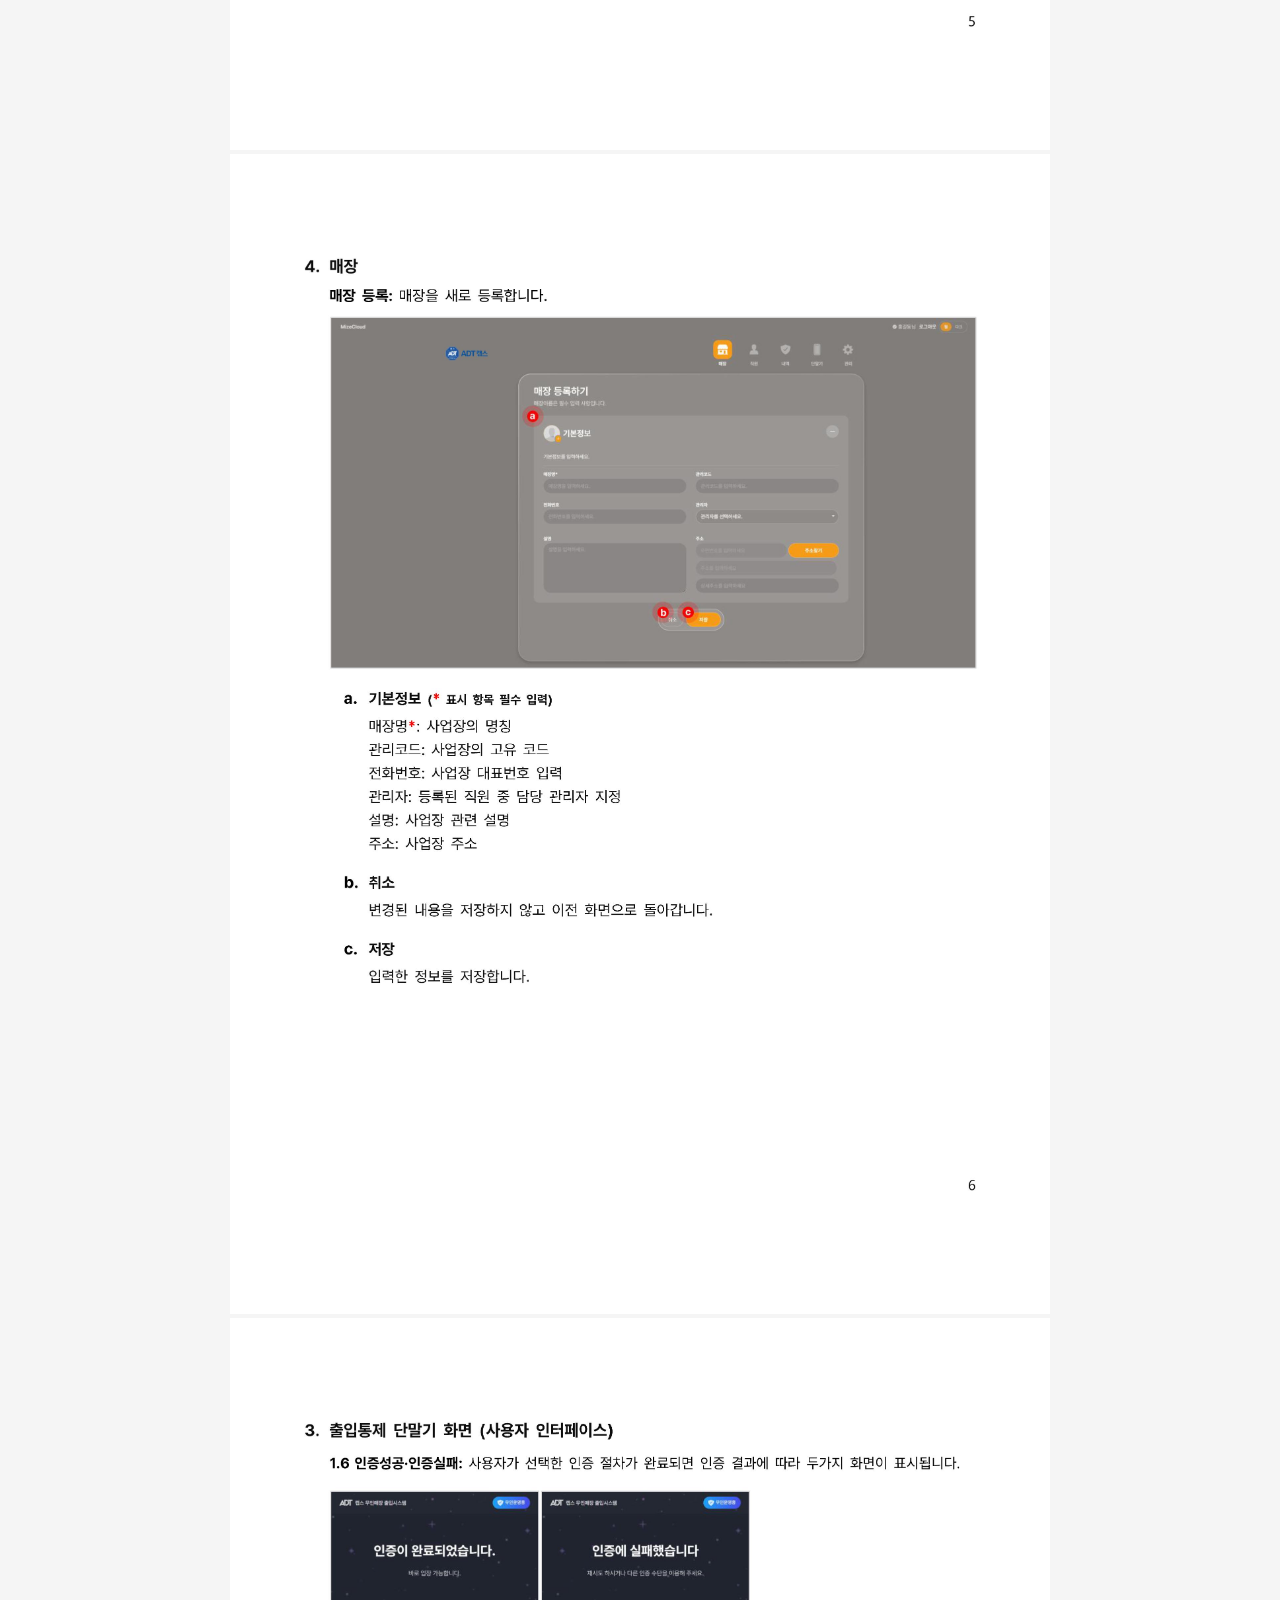
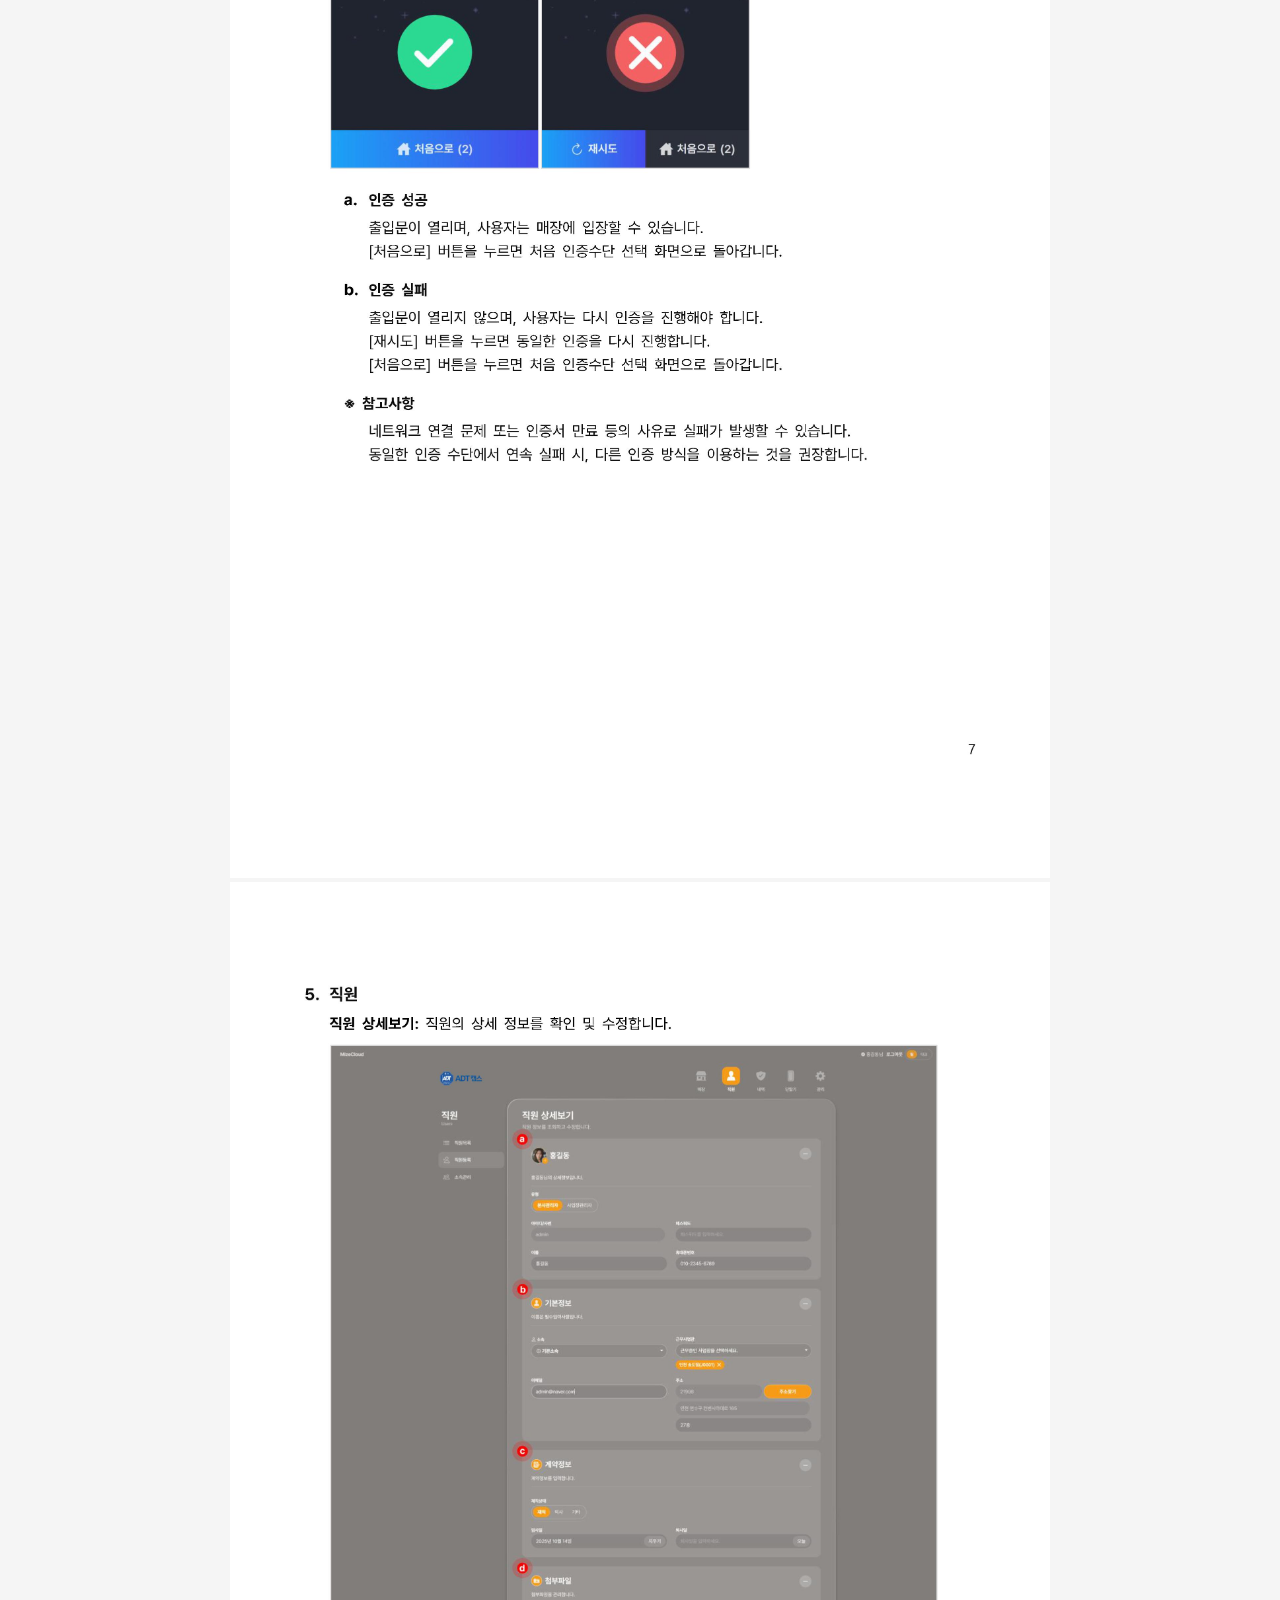
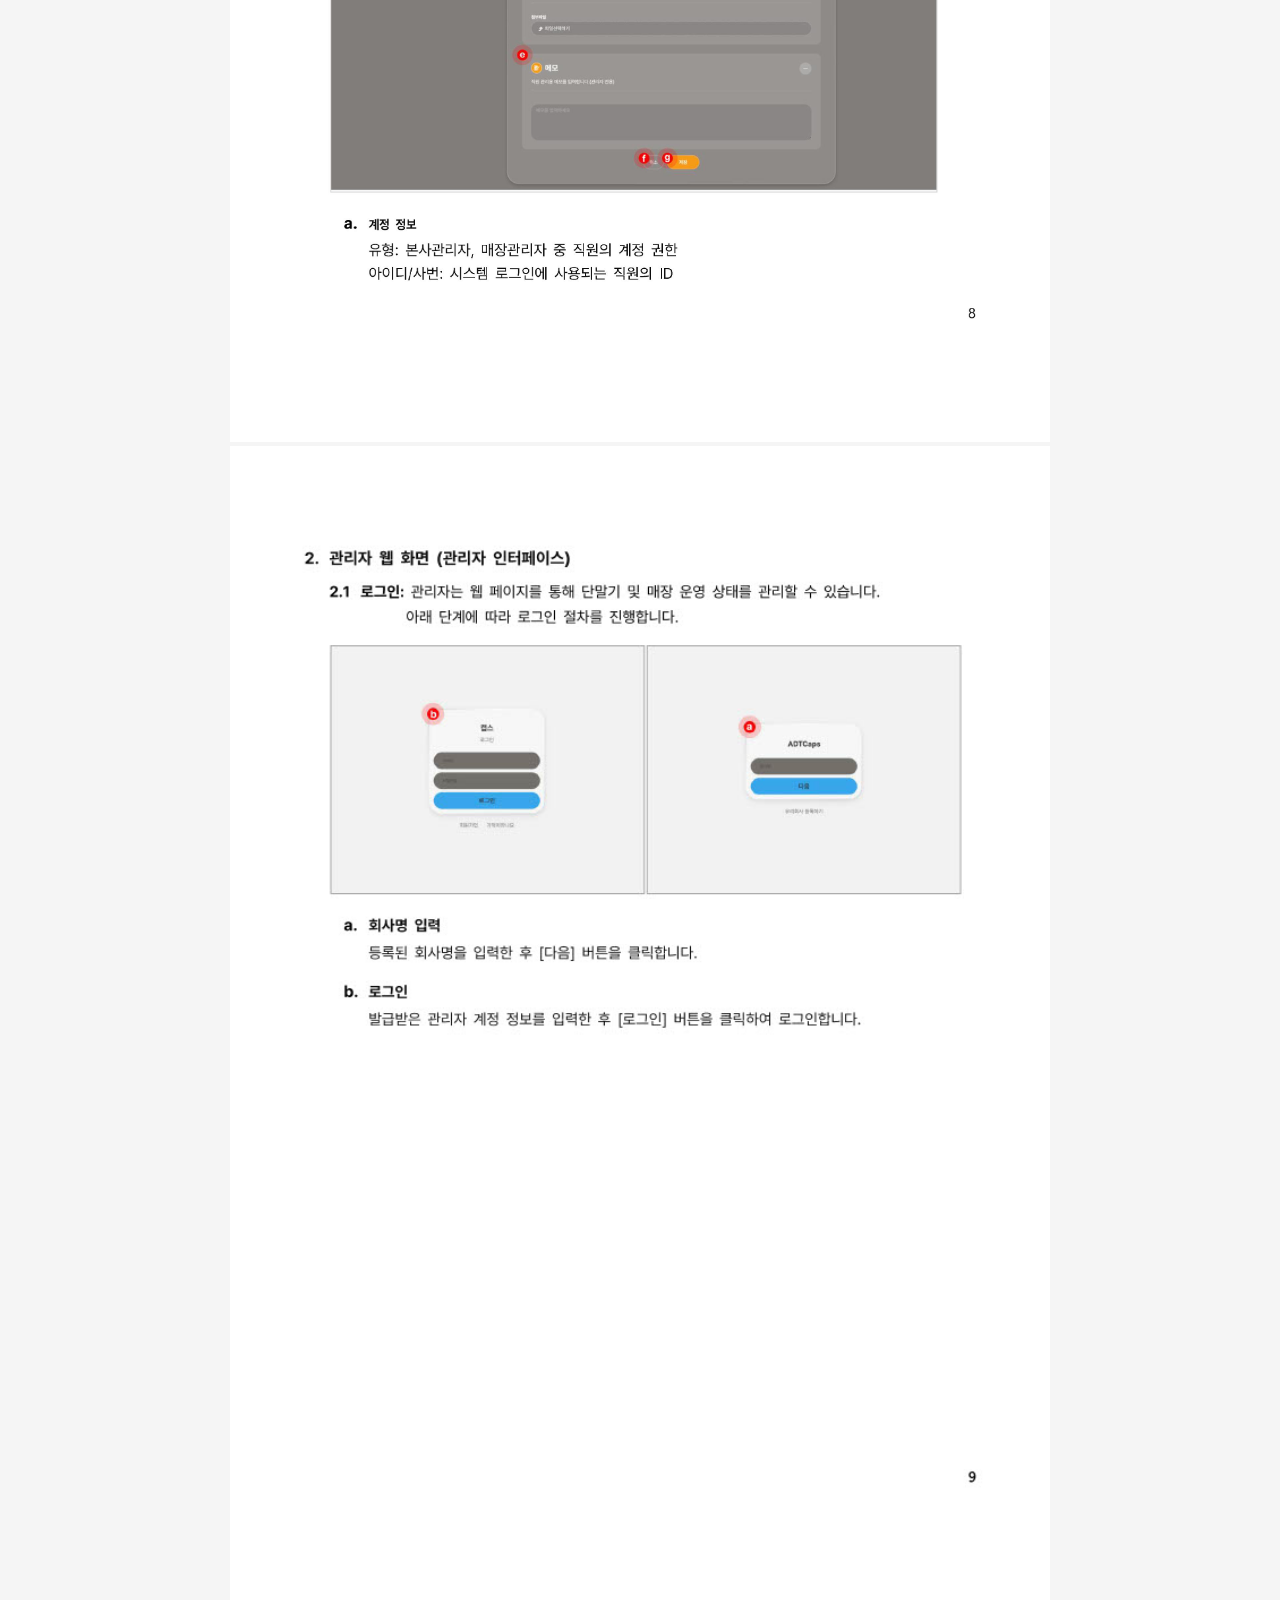
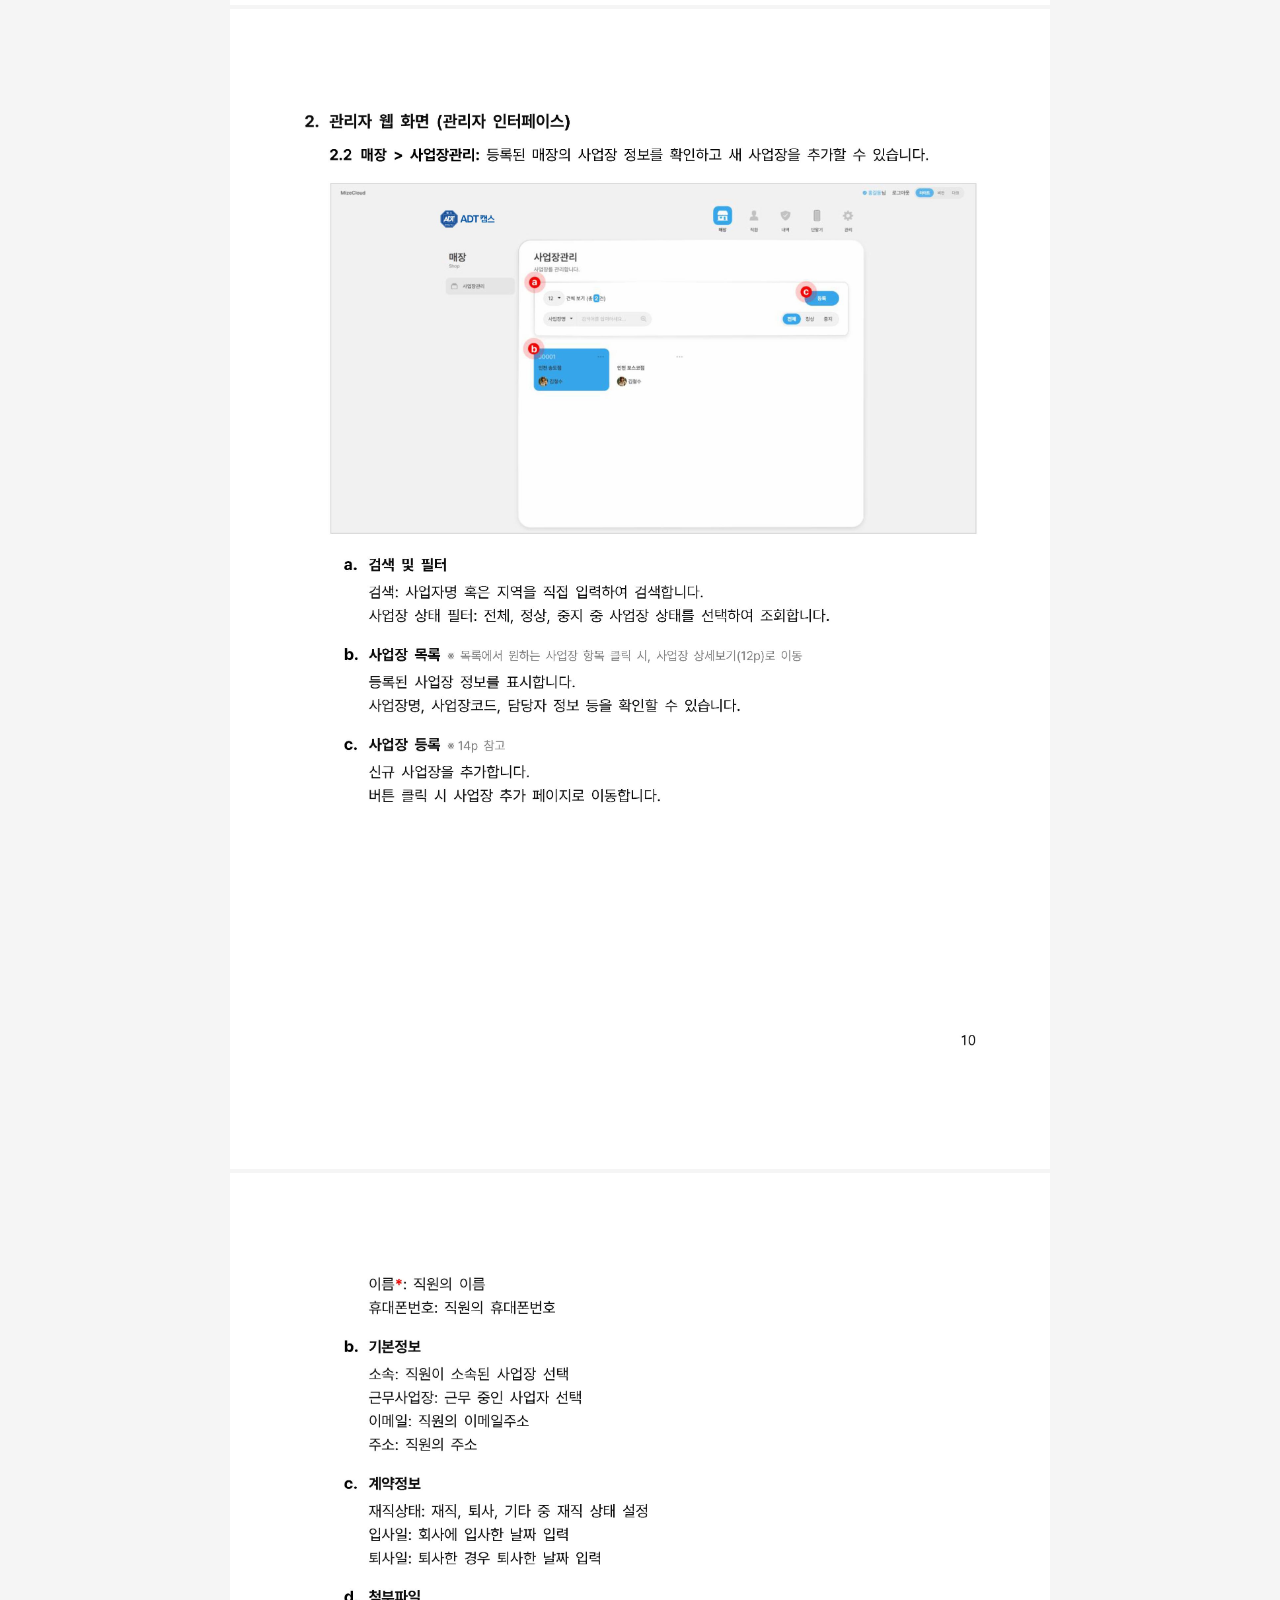
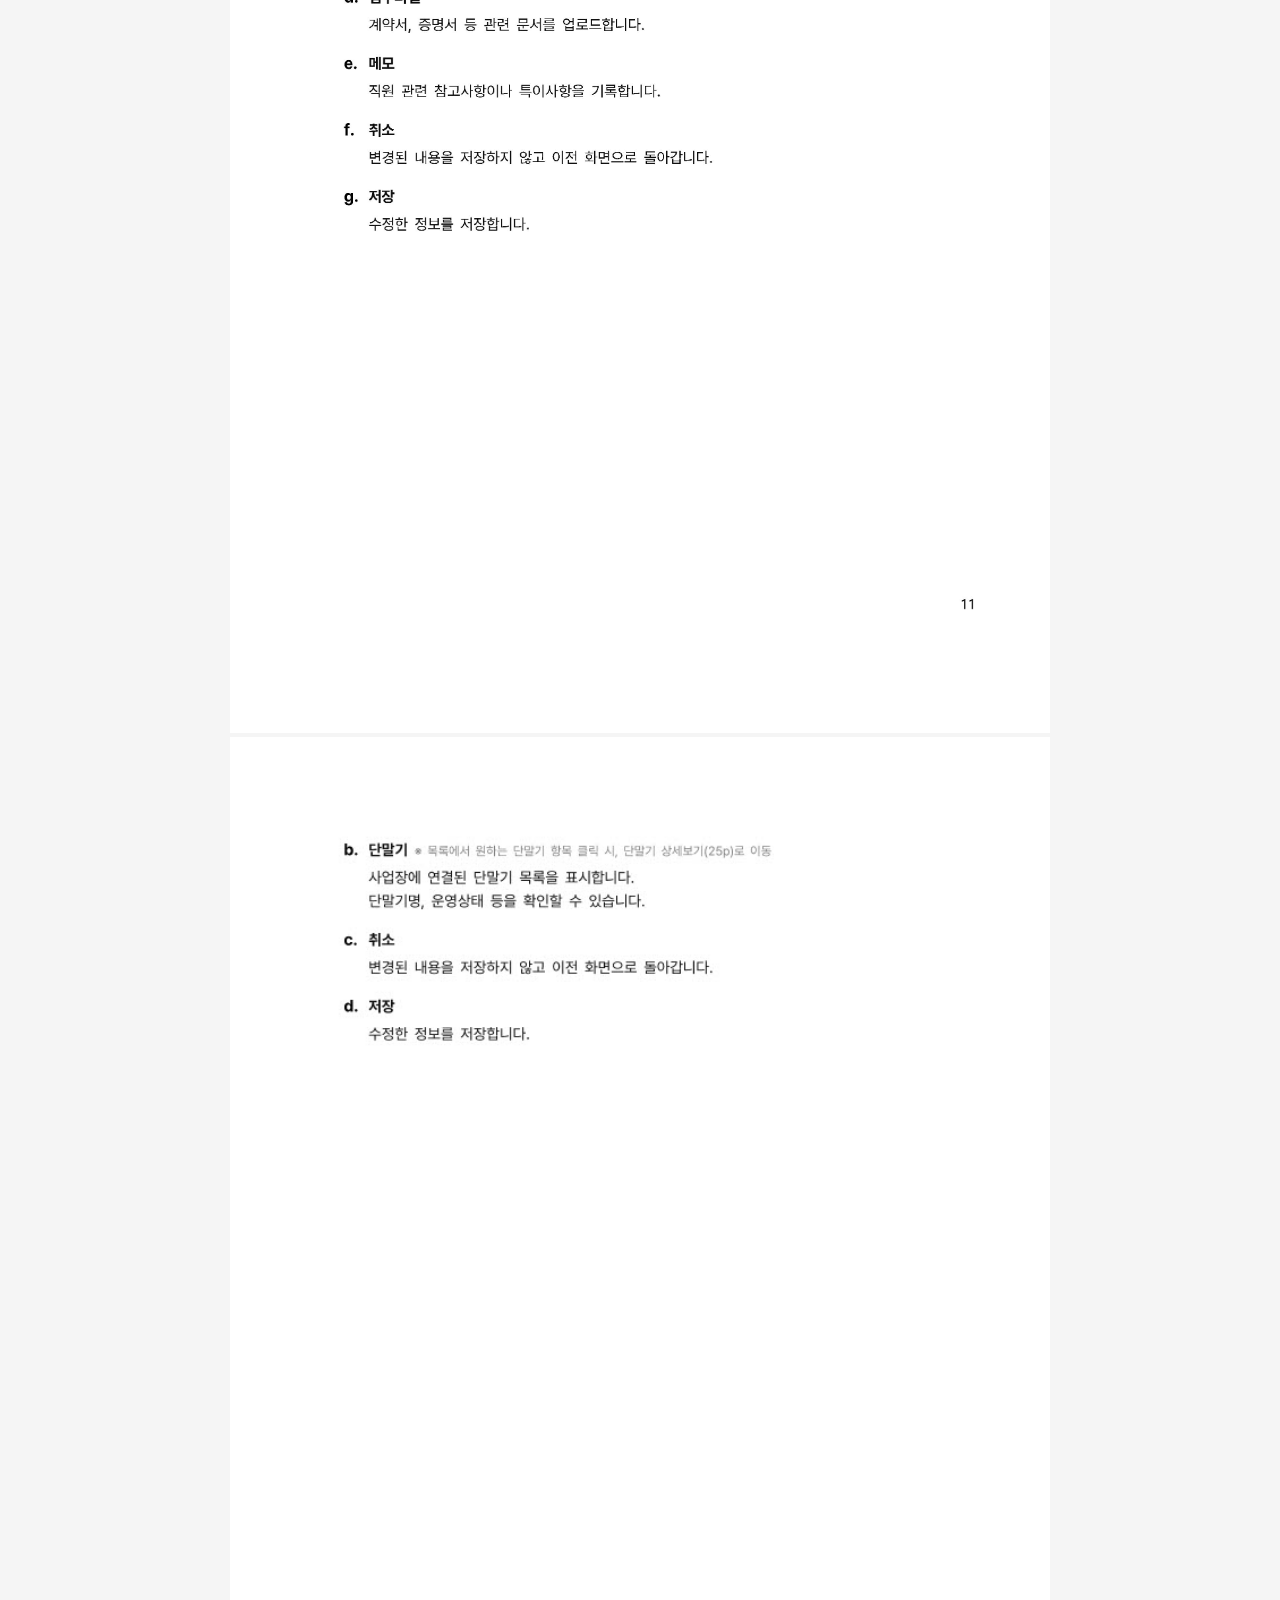
<file: ADTcaps/CTPN104-PAY/system.html>
<!DOCTYPE html>
<html lang="ko">
<head>
    <meta charset="UTF-8">
    <meta name="viewport" content="width=device-width, initial-scale=1.0">
    <title>CTPN104-PAY System Manual</title>
    <style>
        body {
            display: flex;
            flex-direction: column;
            align-items: center;
            justify-content: center;
            gap: 8px;
            background-color: #f5f5f5;
        }
        .manualImg {
            max-width: 820px;
        }
        .manualImg img {
            width: 100%;
        }
    </style>
</head>
<body>
    <div class="manualImg">
        <img src="./imgs/systemImgs/system1.jpg" alt="manualImg">
        <img src="./imgs/systemImgs/system2.jpg" alt="manualImg">
        <img src="./imgs/systemImgs/system3.jpg" alt="manualImg">
        <img src="./imgs/systemImgs/system4.jpg" alt="manualImg">
        <img src="./imgs/systemImgs/system5.jpg" alt="manualImg">
        <img src="./imgs/systemImgs/system6.jpg" alt="manualImg">
        <img src="./imgs/systemImgs/system7.jpg" alt="manualImg">
        <img src="./imgs/systemImgs/system8.jpg" alt="manualImg">
        <img src="./imgs/systemImgs/system9.jpg" alt="manualImg">
        <img src="./imgs/systemImgs/system10.jpg" alt="manualImg">
        <img src="./imgs/systemImgs/system11.jpg" alt="manualImg">
        <img src="./imgs/systemImgs/system12.jpg" alt="manualImg">
        <img src="./imgs/systemImgs/system13.jpg" alt="manualImg">
        <img src="./imgs/systemImgs/system14.jpg" alt="manualImg">
        <img src="./imgs/systemImgs/system15.jpg" alt="manualImg">
        <img src="./imgs/systemImgs/system16.jpg" alt="manualImg">
        <img src="./imgs/systemImgs/system17.jpg" alt="manualImg">
        <img src="./imgs/systemImgs/system18.jpg" alt="manualImg">
        <img src="./imgs/systemImgs/system19.jpg" alt="manualImg">
        <img src="./imgs/systemImgs/system20.jpg" alt="manualImg">
        <img src="./imgs/systemImgs/system21.jpg" alt="manualImg">
        <img src="./imgs/systemImgs/system22.jpg" alt="manualImg">
        <img src="./imgs/systemImgs/system23.jpg" alt="manualImg">
        <img src="./imgs/systemImgs/system24.jpg" alt="manualImg">
        <img src="./imgs/systemImgs/system25.jpg" alt="manualImg">
        <img src="./imgs/systemImgs/system26.jpg" alt="manualImg">
        <img src="./imgs/systemImgs/system27.jpg" alt="manualImg">
        <img src="./imgs/systemImgs/system28.jpg" alt="manualImg">
        <img src="./imgs/systemImgs/system29.jpg" alt="manualImg">
        <img src="./imgs/systemImgs/system30.jpg" alt="manualImg">
        <img src="./imgs/systemImgs/system31.jpg" alt="manualImg">
    </div>
</body>
</html>
</file>
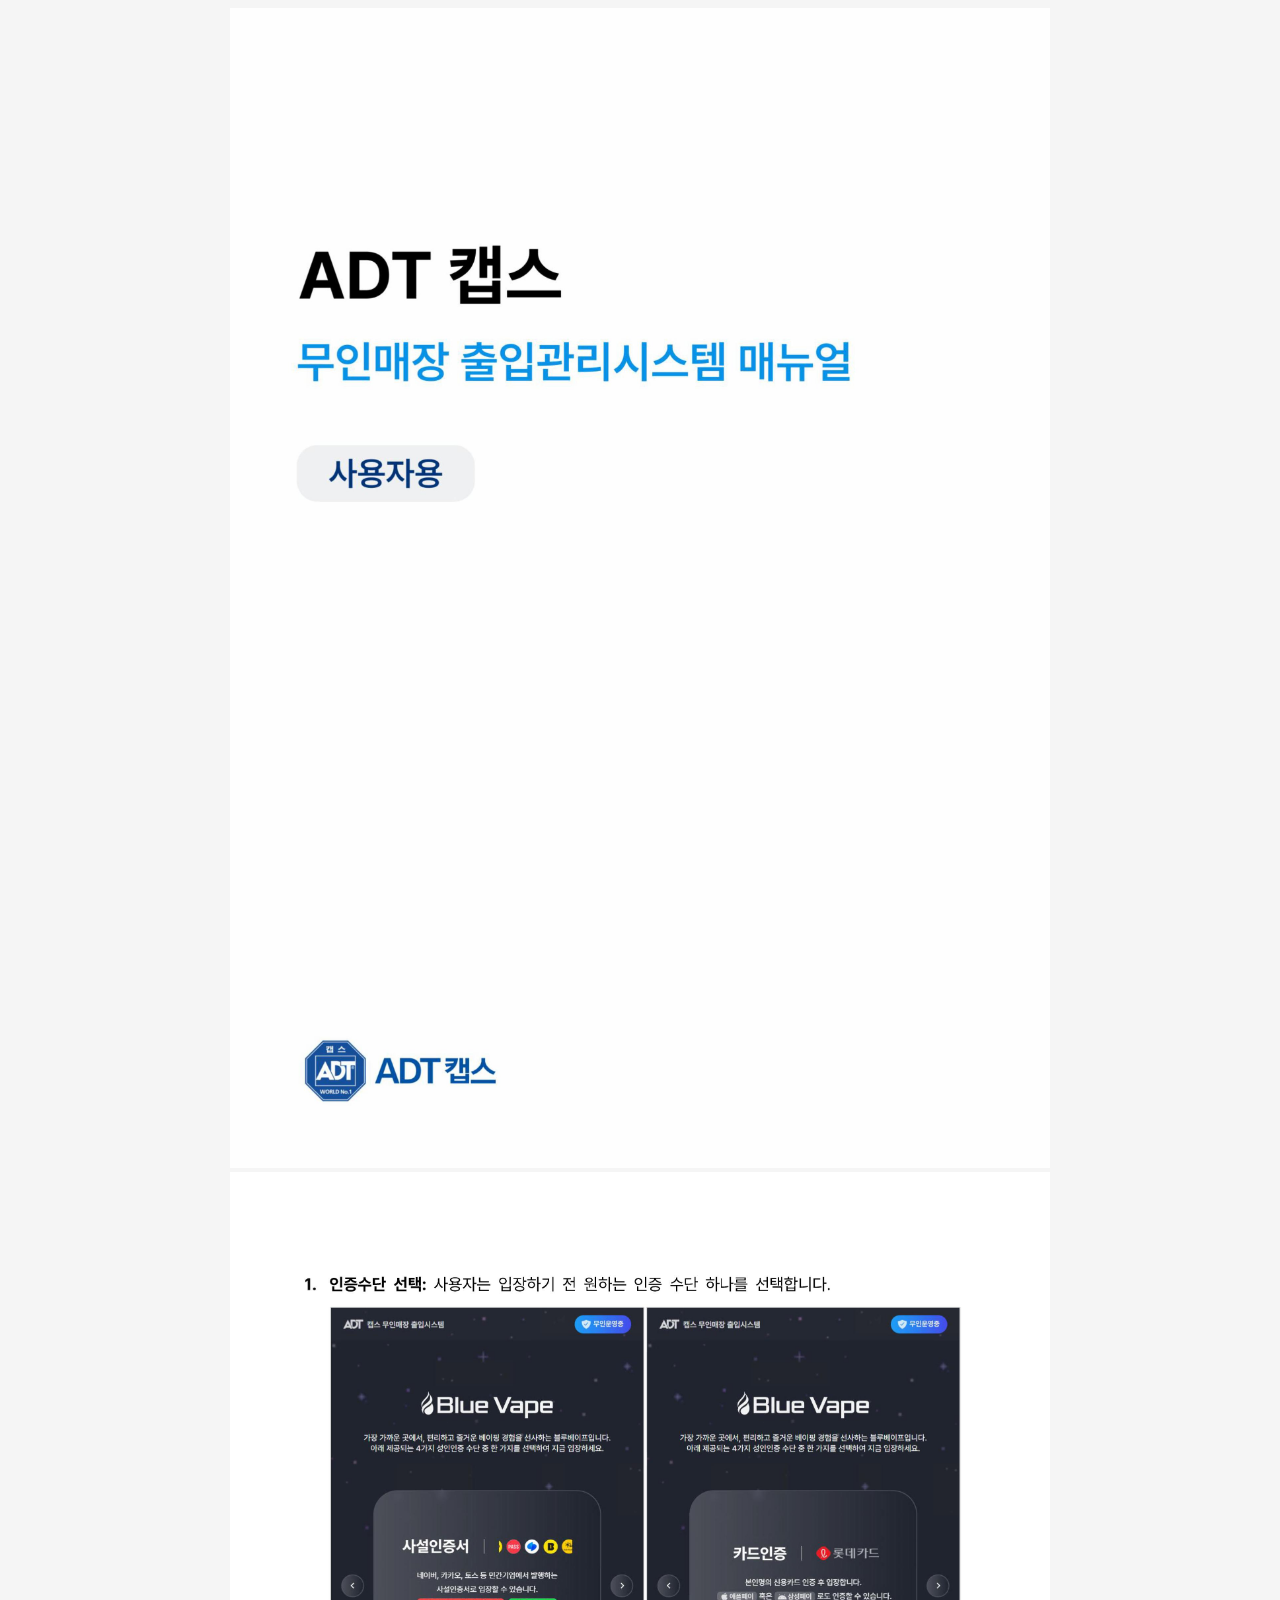
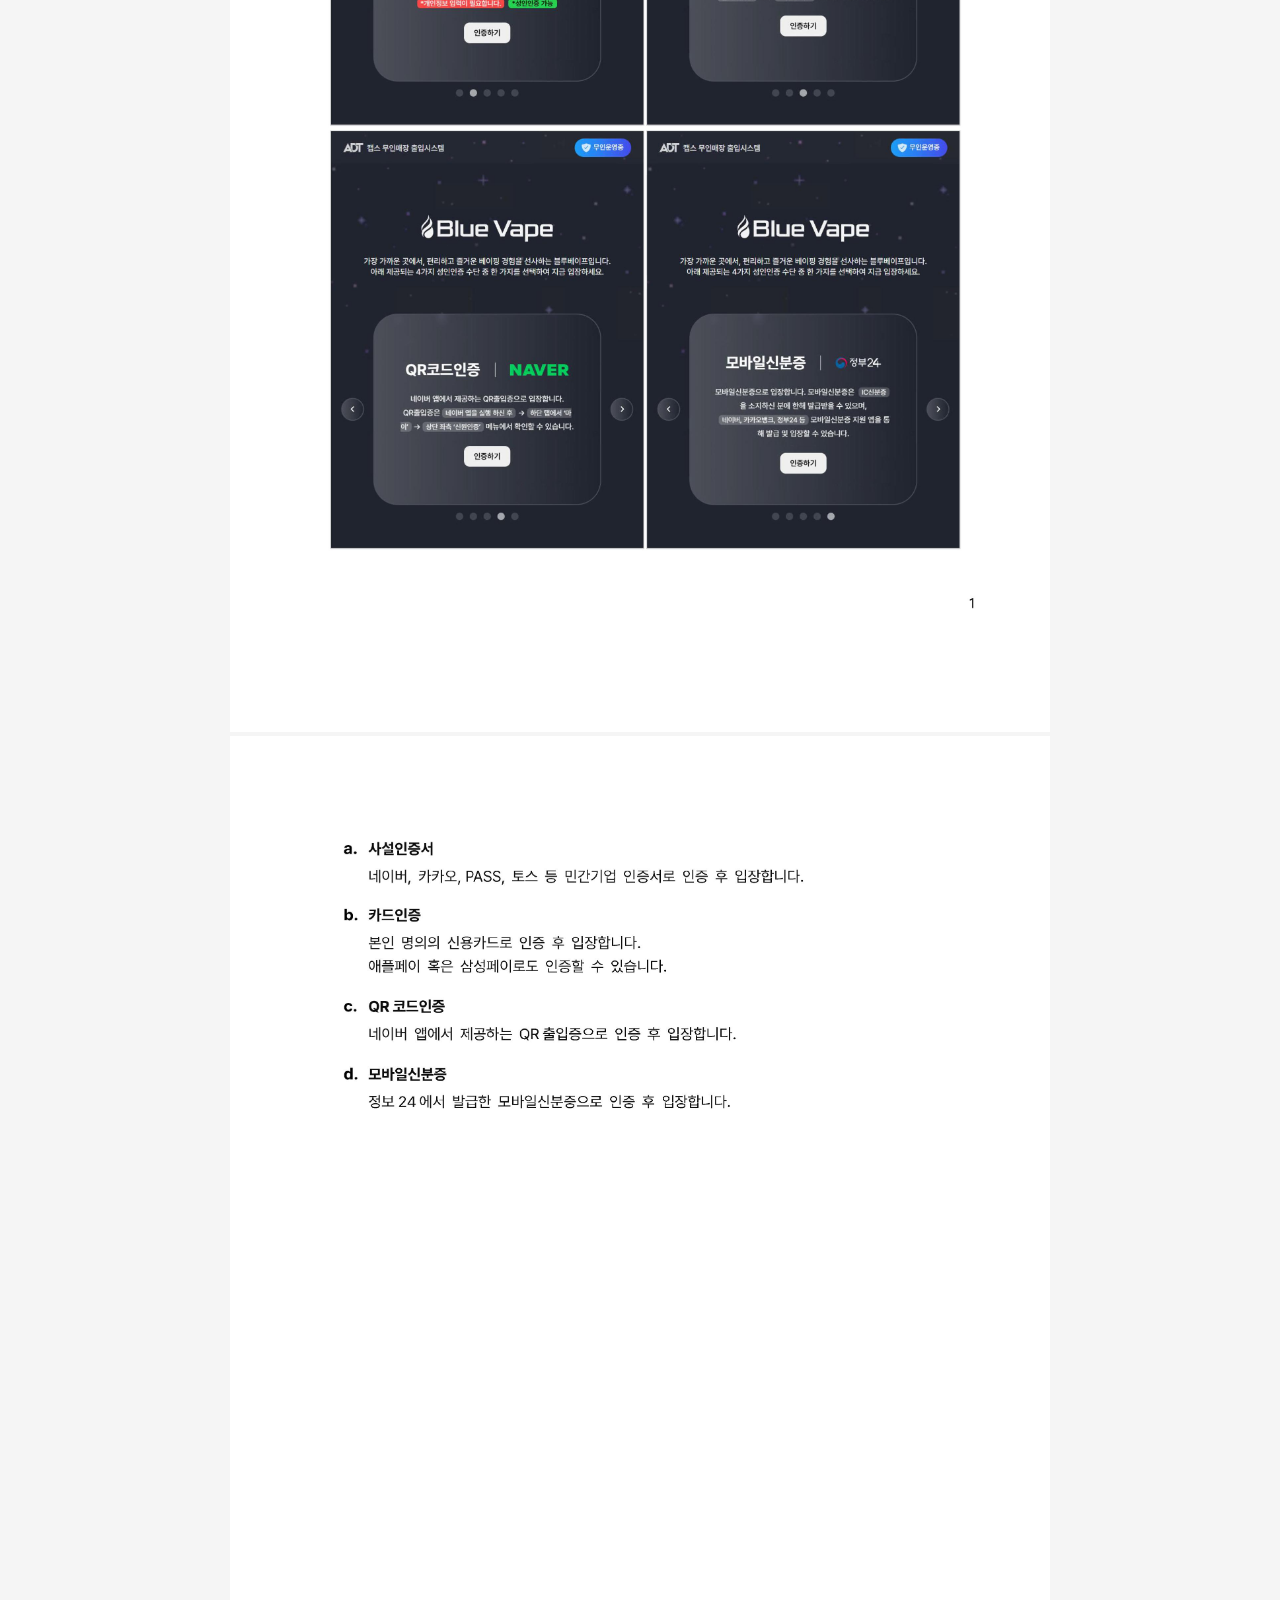
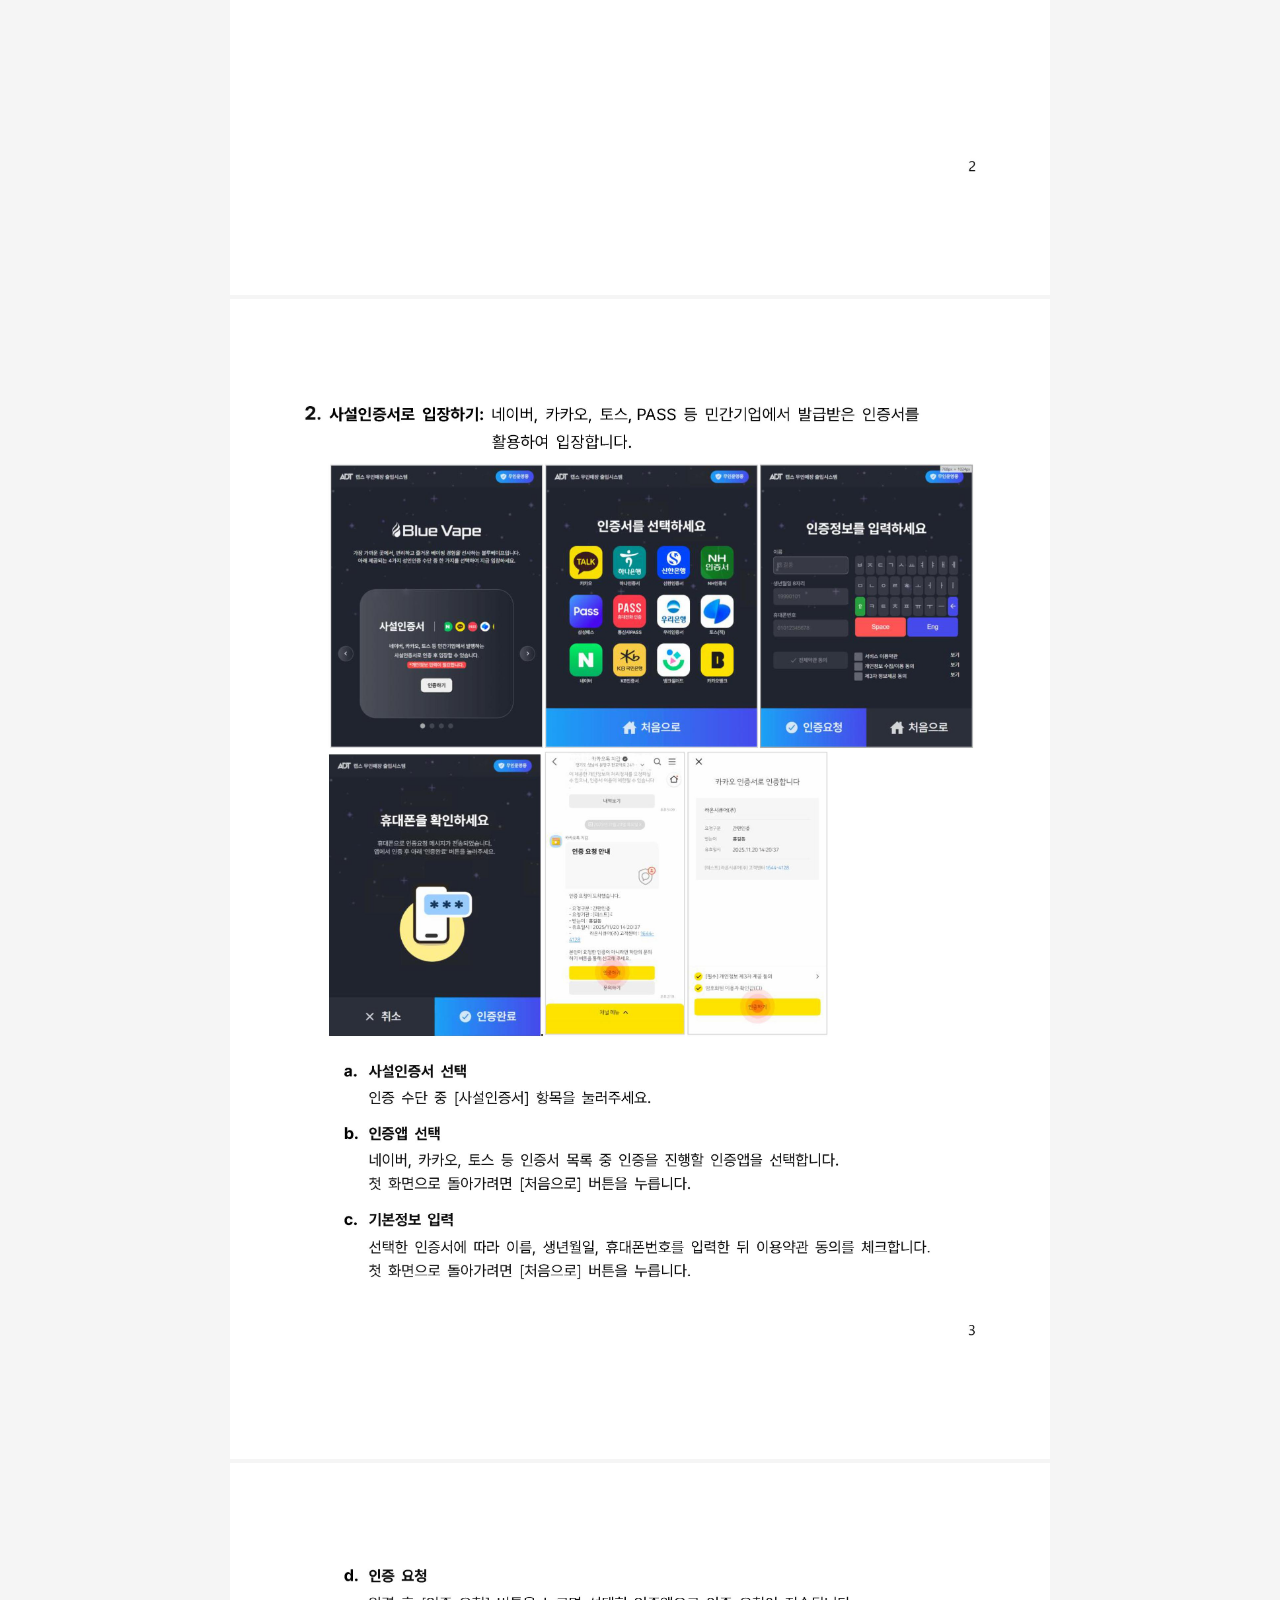
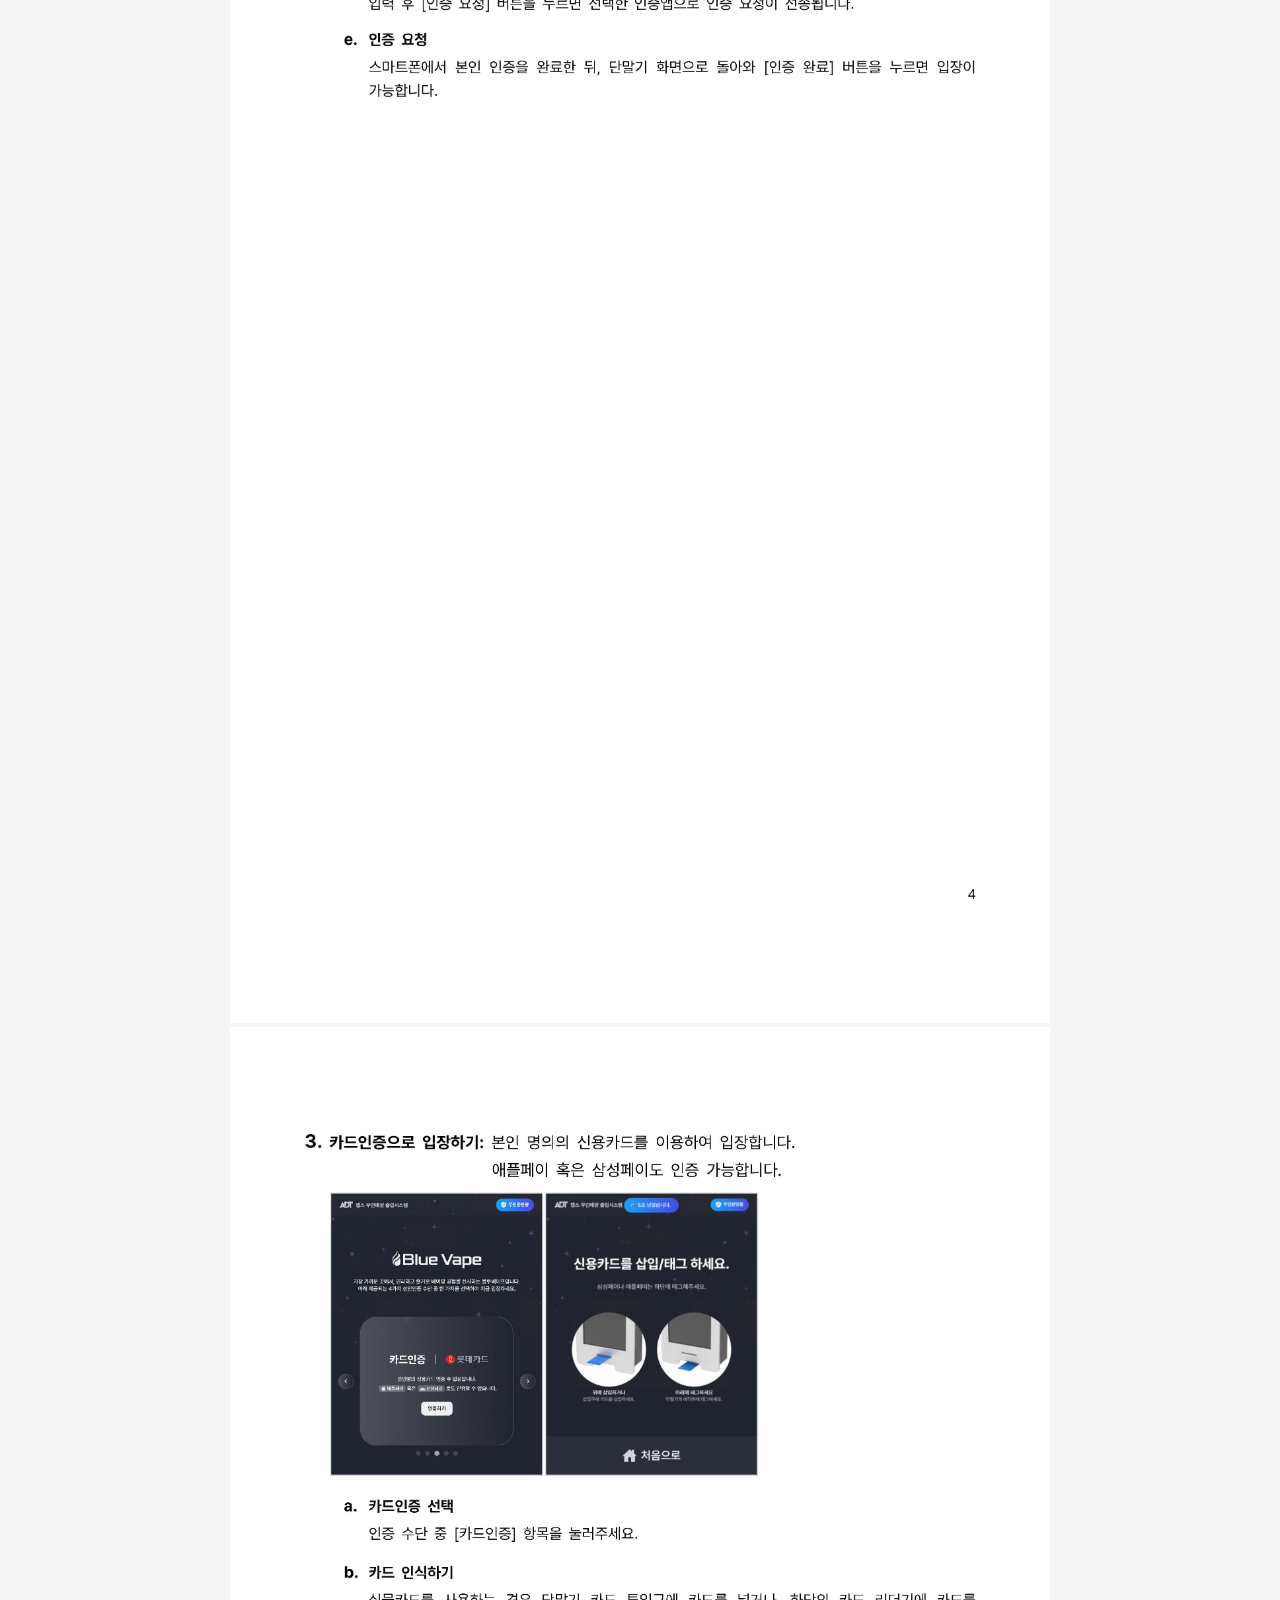
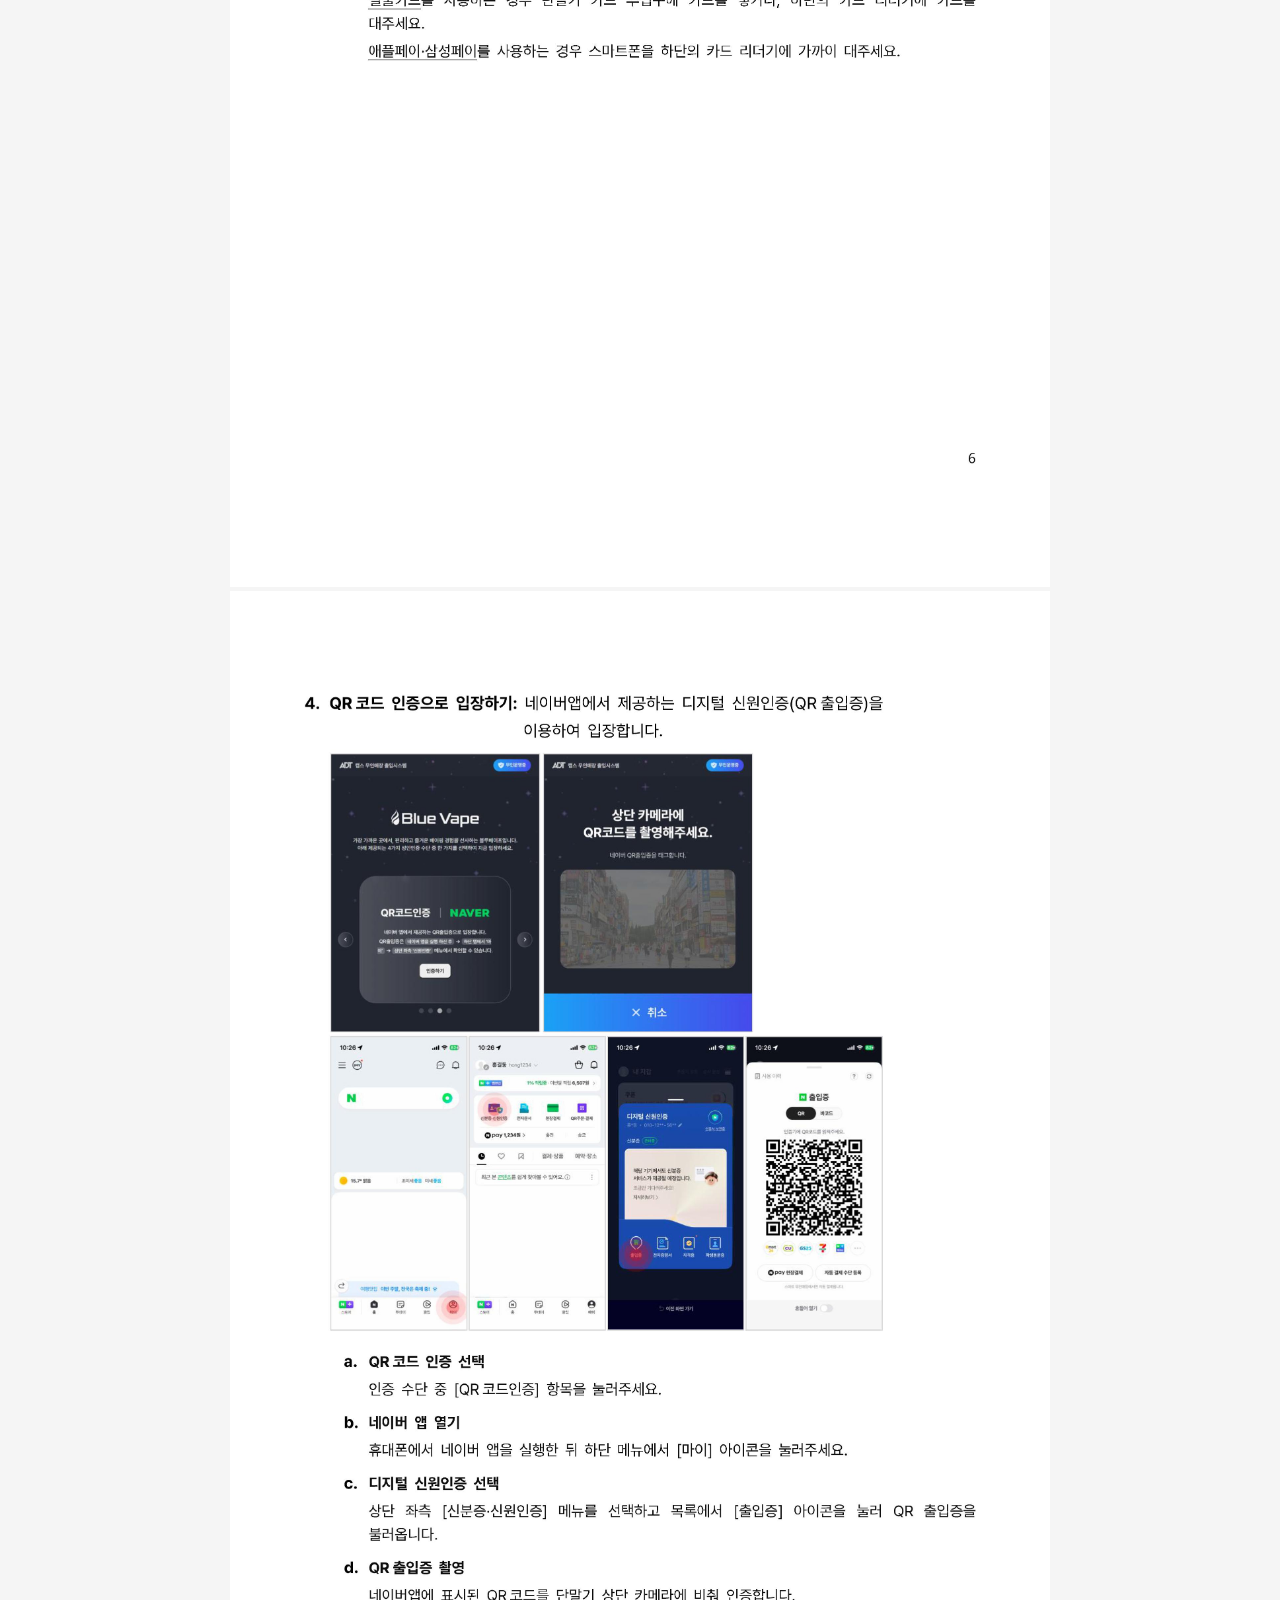
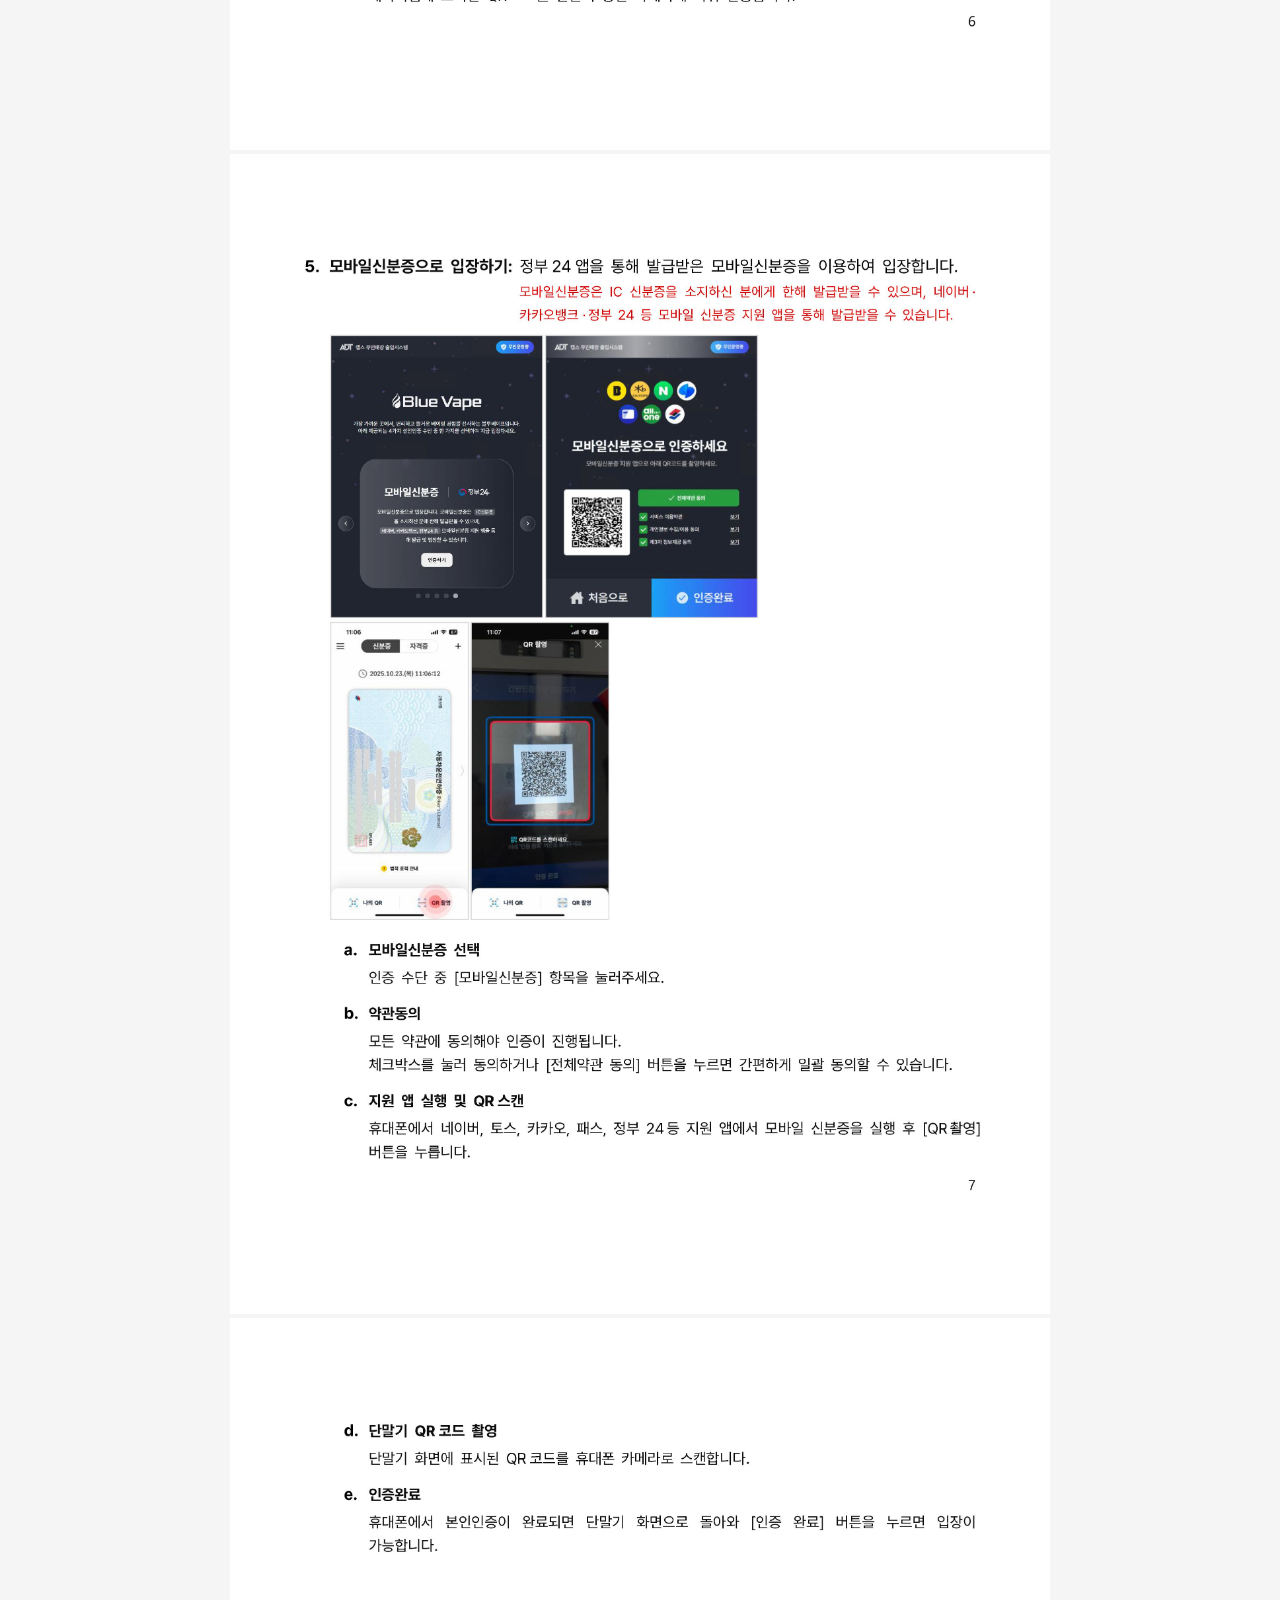
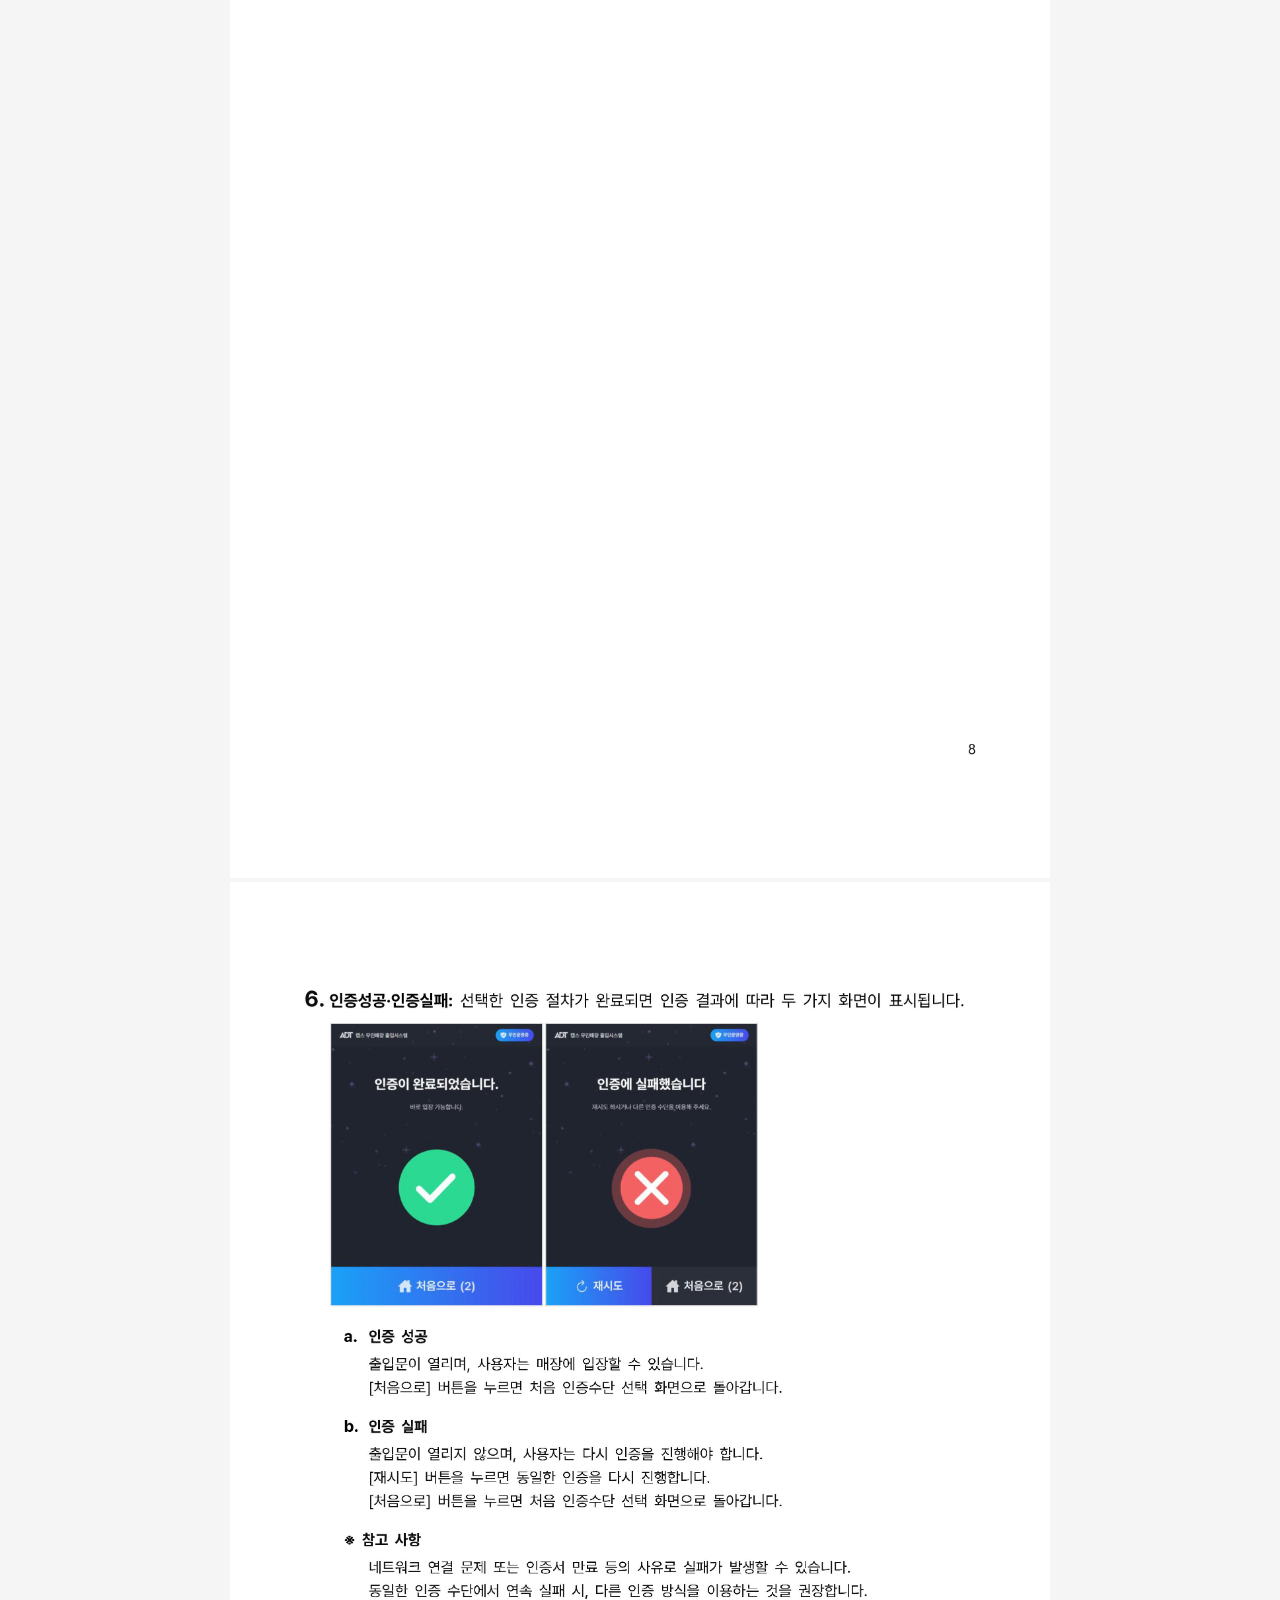
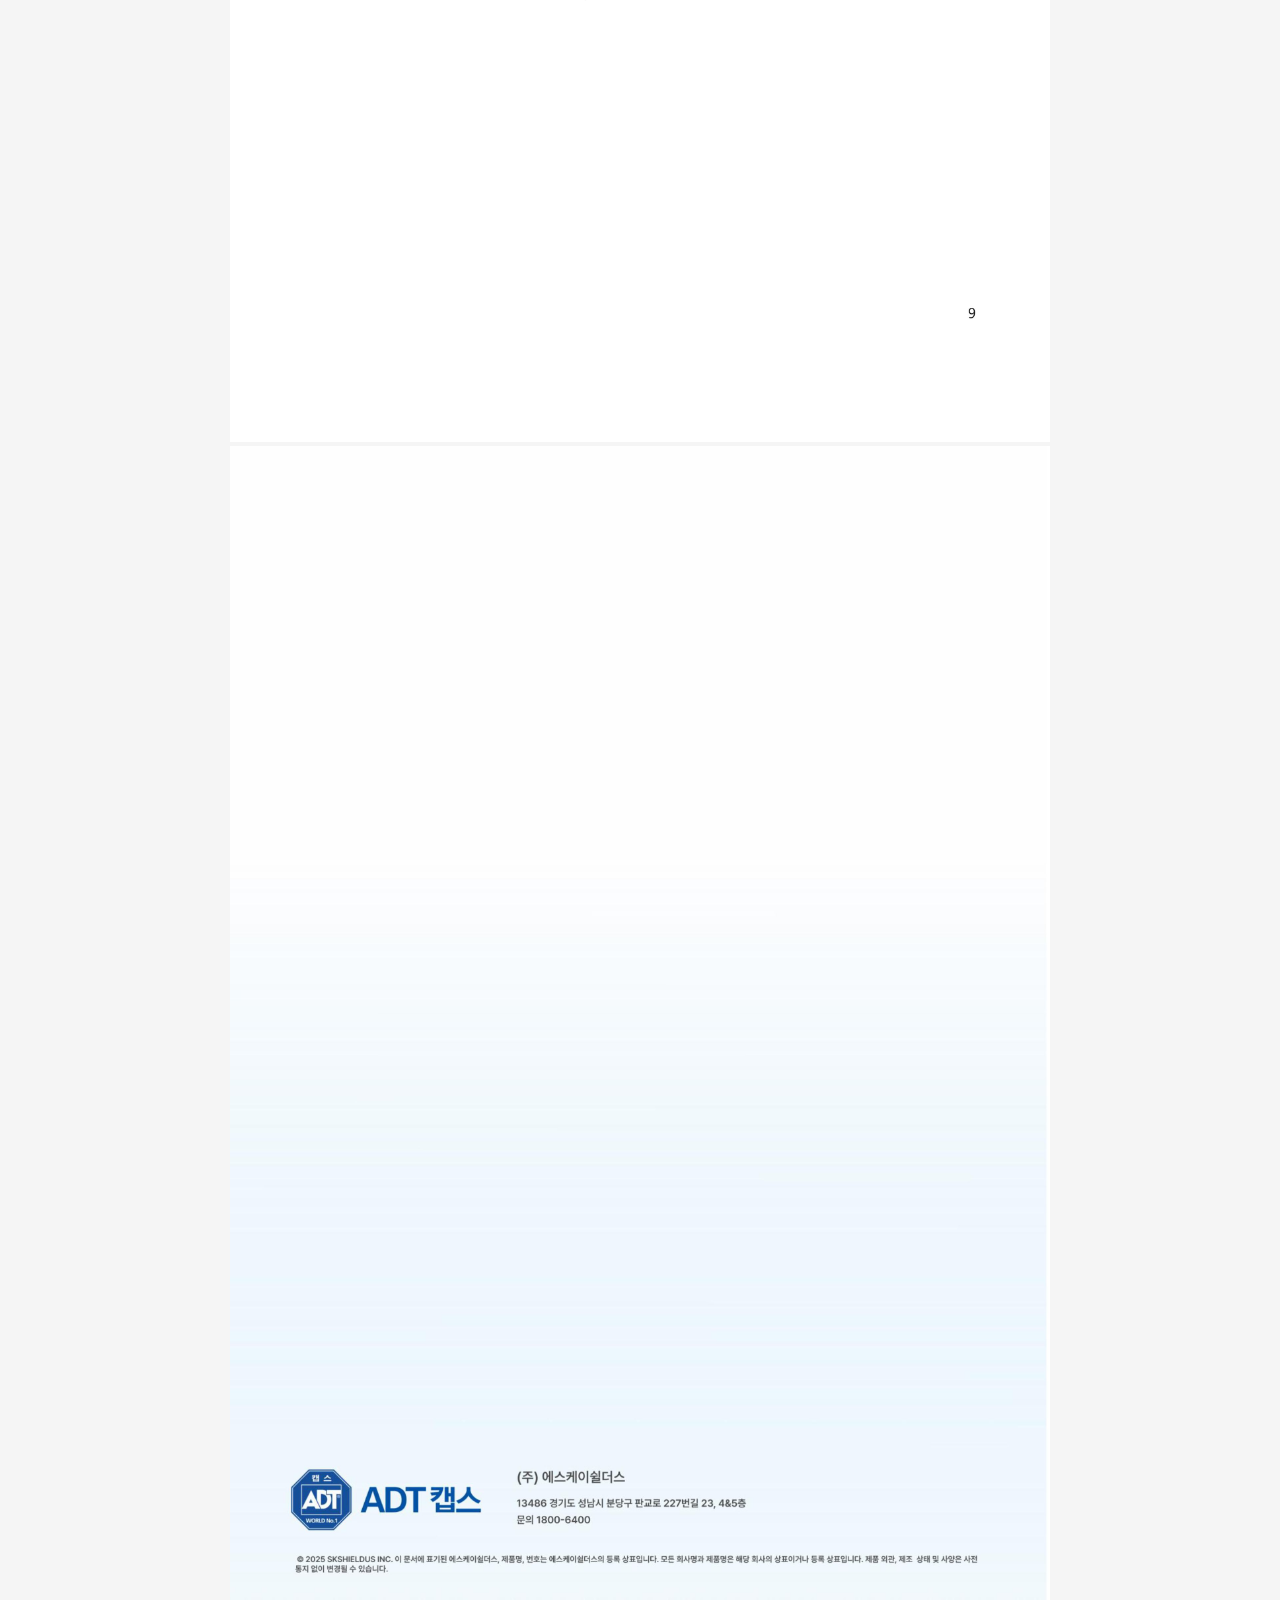
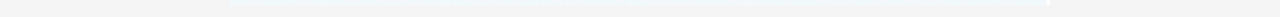
<file: ADTcaps/CTPN104-PAY/user.html>
<!DOCTYPE html>
<html lang="ko">
<head>
    <meta charset="UTF-8">
    <meta name="viewport" content="width=device-width, initial-scale=1.0">
    <title>CTPN104-PAY System Manual</title>
    <style>
        body {
            display: flex;
            flex-direction: column;
            align-items: center;
            justify-content: center;
            gap: 8px;
            background-color: #f5f5f5;
        }
        .manualImg {
            max-width: 820px;
        }
        .manualImg img {
            width: 100%;
        }
    </style>
</head>
<body>
    <div class="manualImg">
        <img src="./imgs/userImgs/user1.jpg" alt="userImg">
        <img src="./imgs/userImgs/user2.jpg" alt="userImg">
        <img src="./imgs/userImgs/user3.jpg" alt="userImg">
        <img src="./imgs/userImgs/user4.jpg" alt="userImg">
        <img src="./imgs/userImgs/user5.jpg" alt="userImg">
        <img src="./imgs/userImgs/user6.jpg" alt="userImg">
        <img src="./imgs/userImgs/user7.jpg" alt="userImg">
        <img src="./imgs/userImgs/user8.jpg" alt="userImg">
        <img src="./imgs/userImgs/user9.jpg" alt="userImg">
        <img src="./imgs/userImgs/user10.jpg" alt="userImg">
        <img src="./imgs/userImgs/user11.jpg" alt="userImg">
    </div>
</body>
</html>
</file>
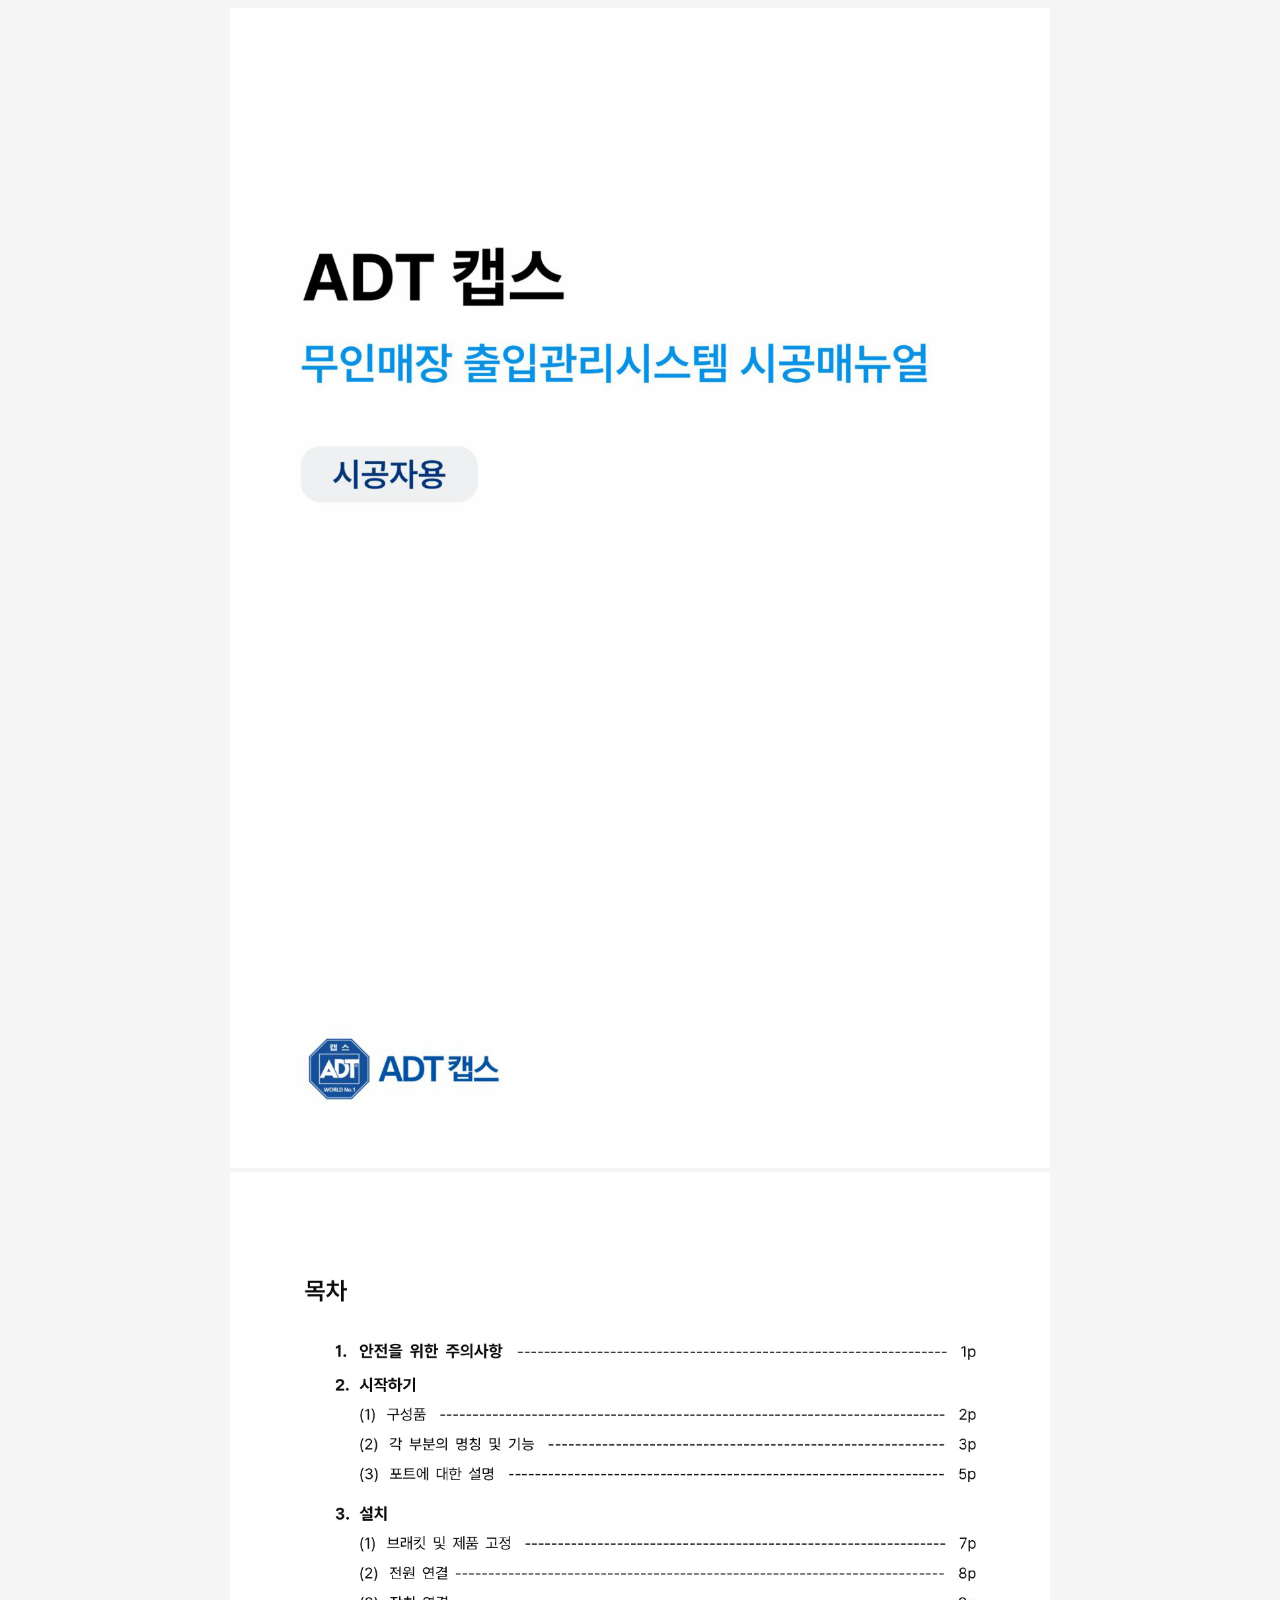
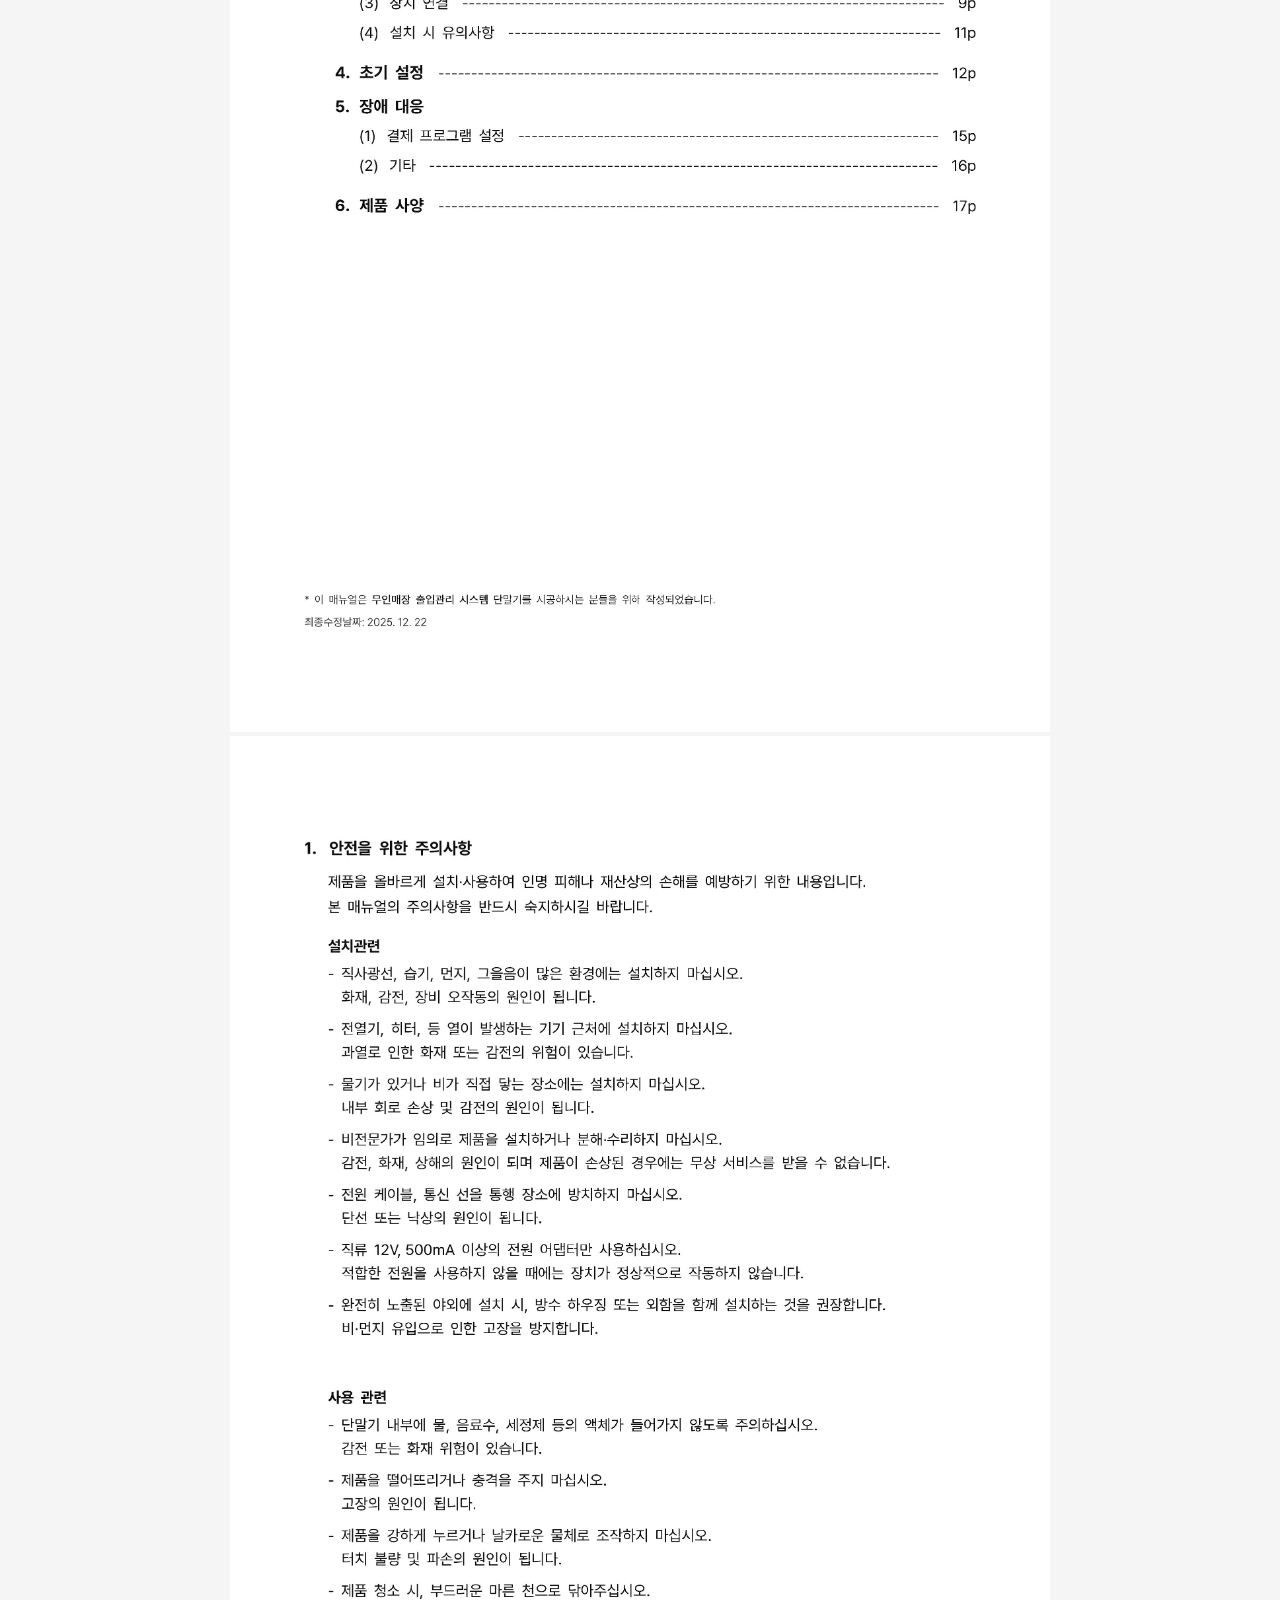
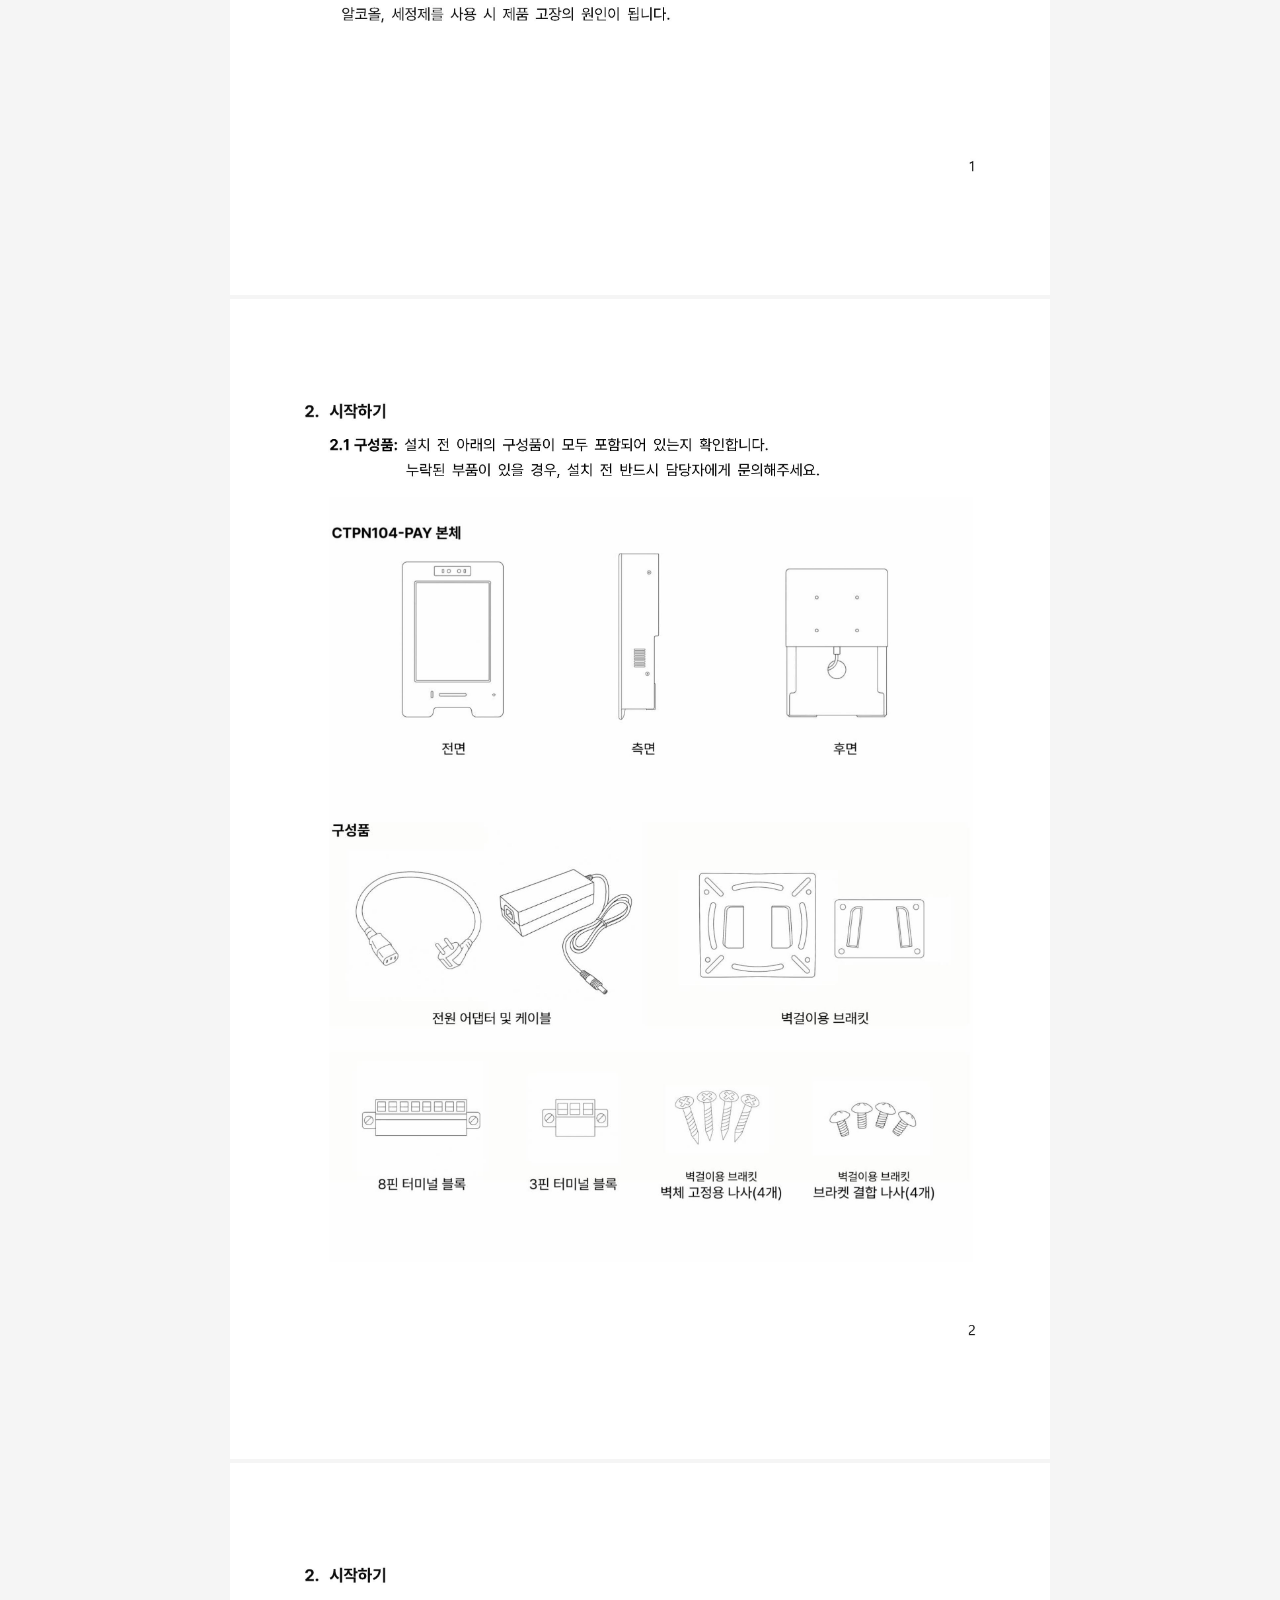
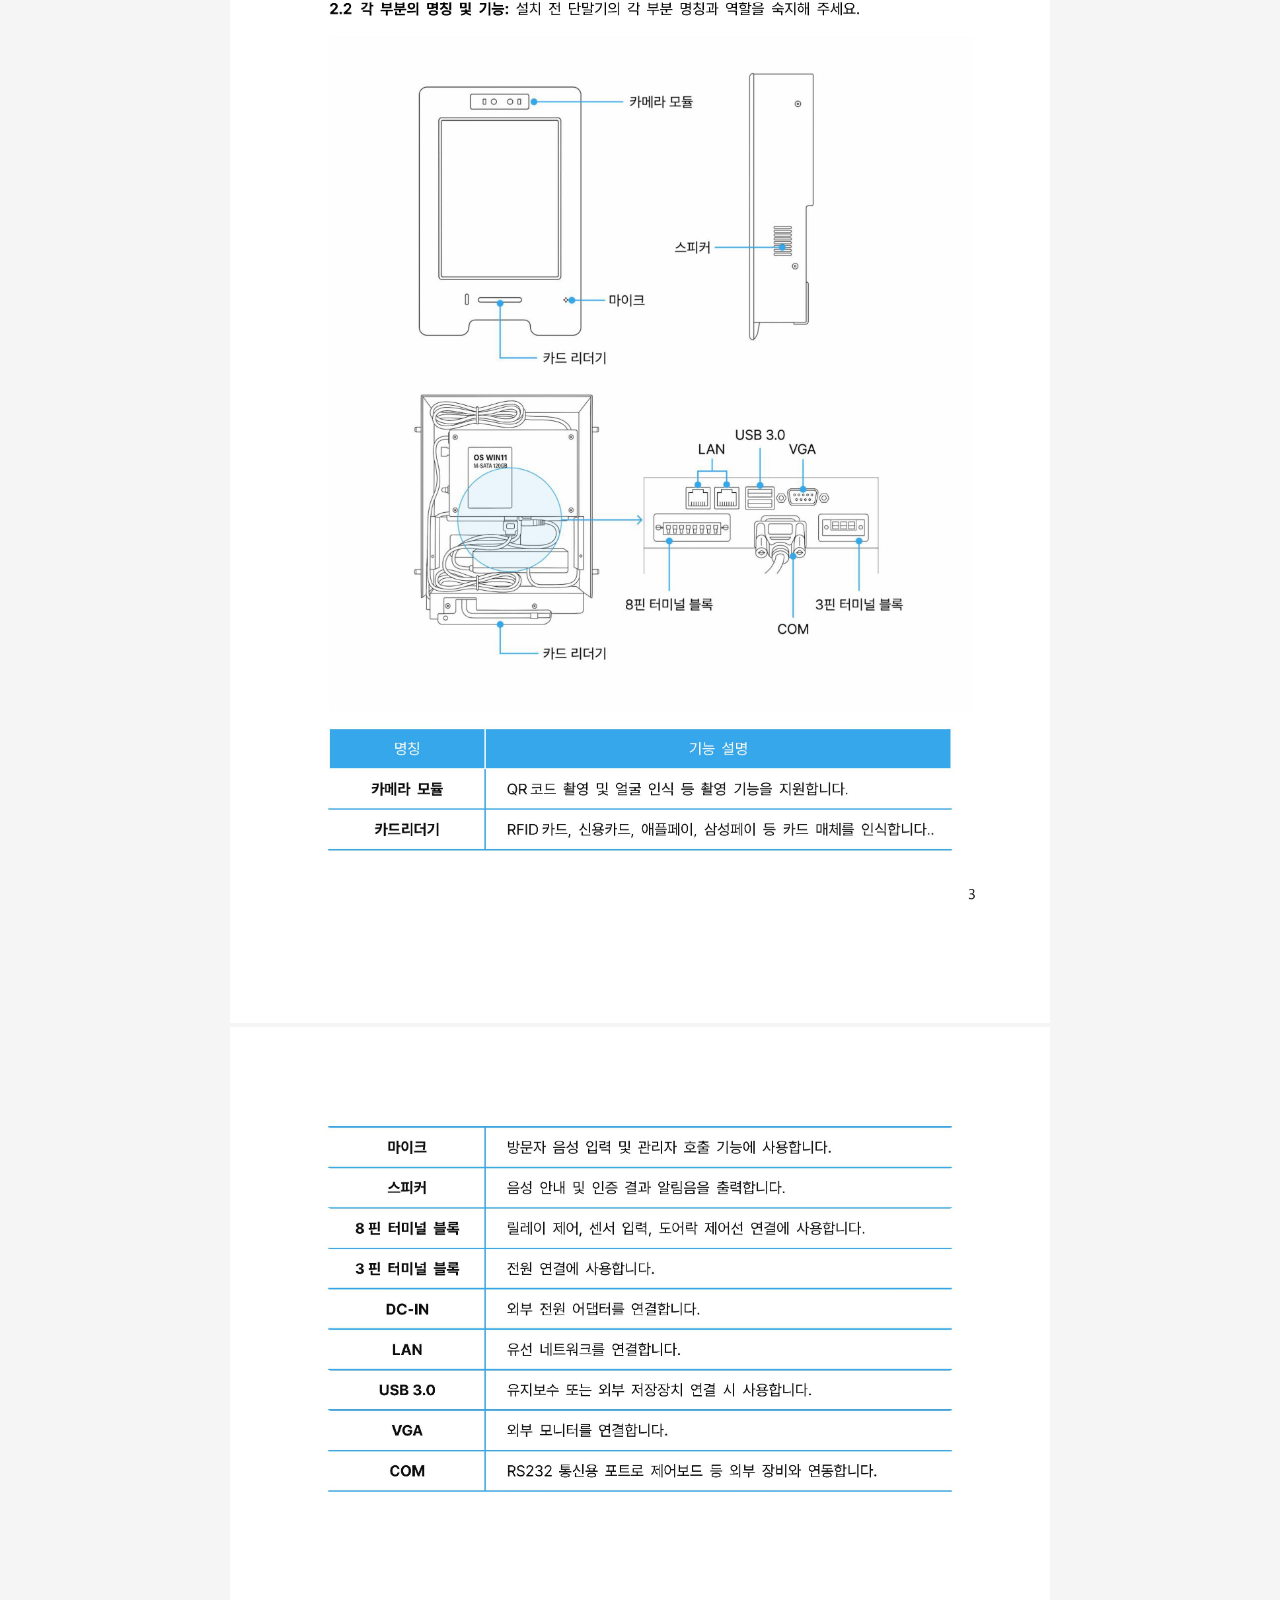
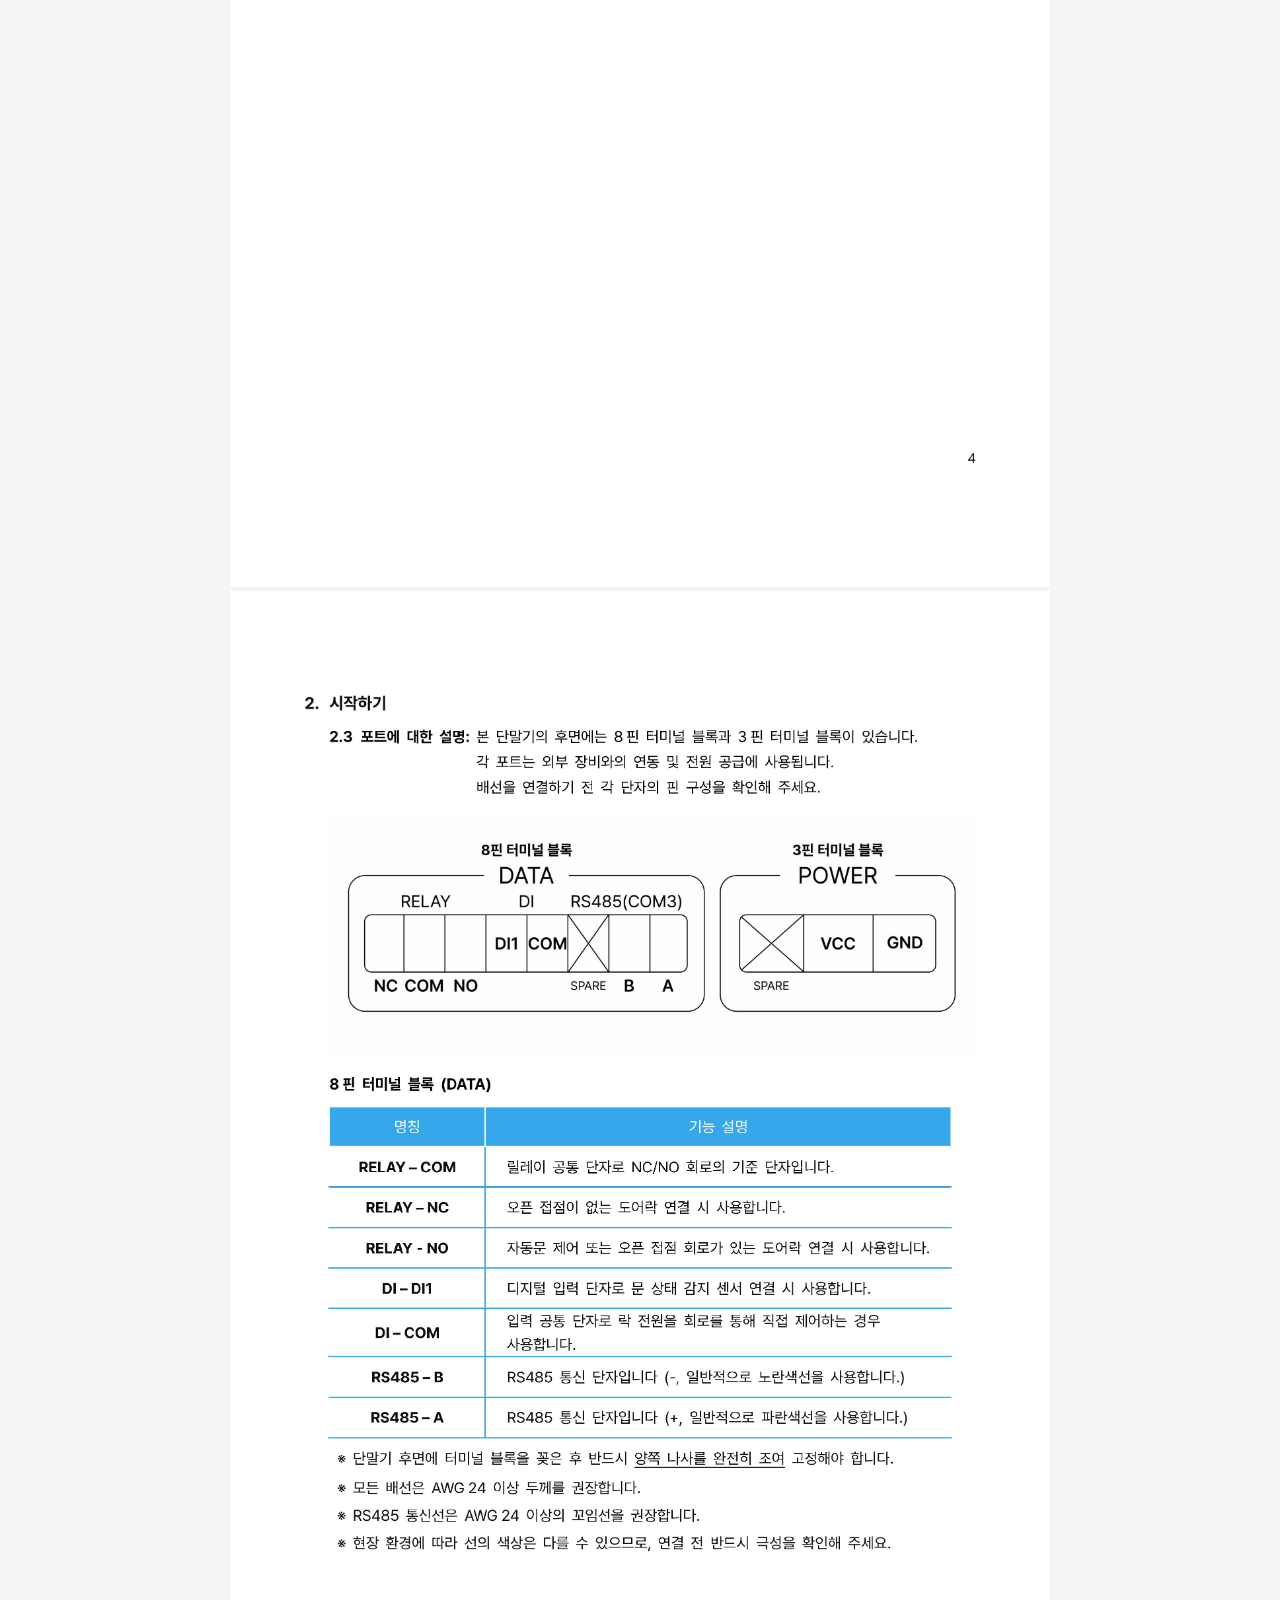
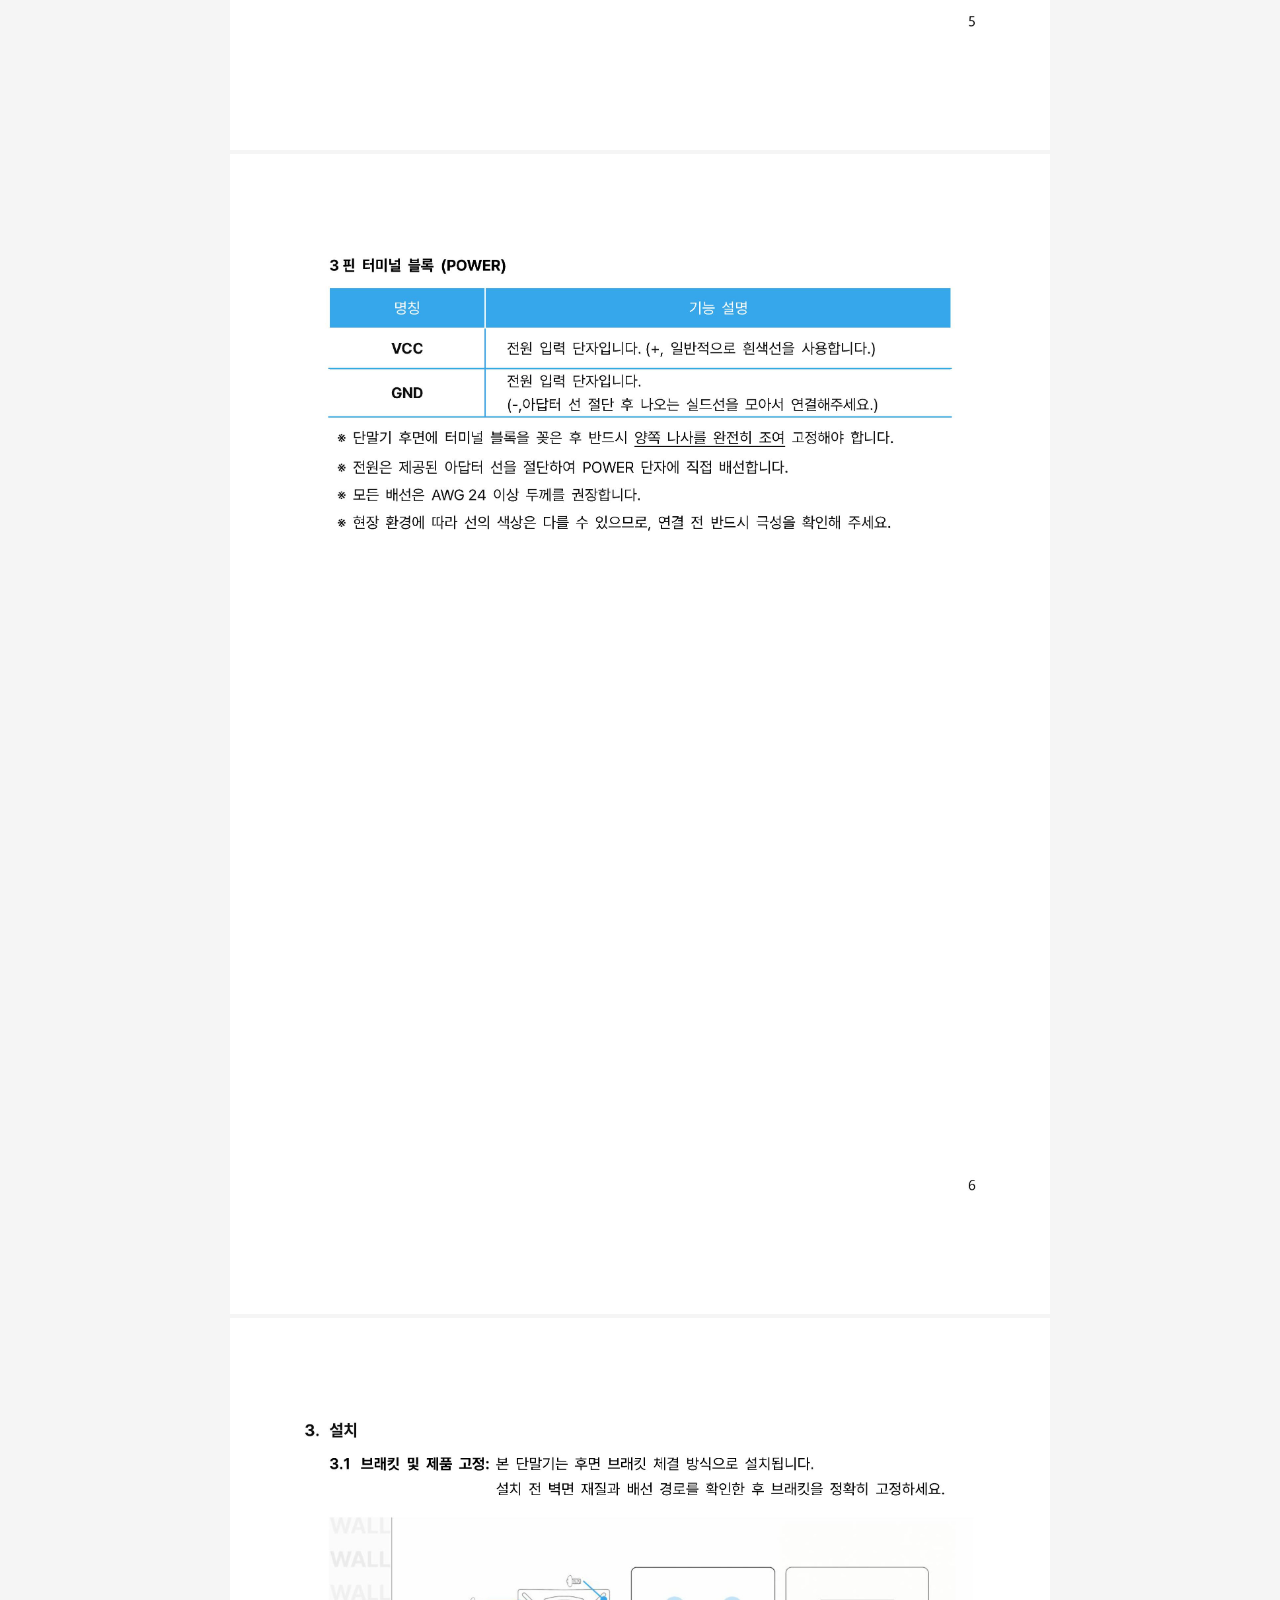
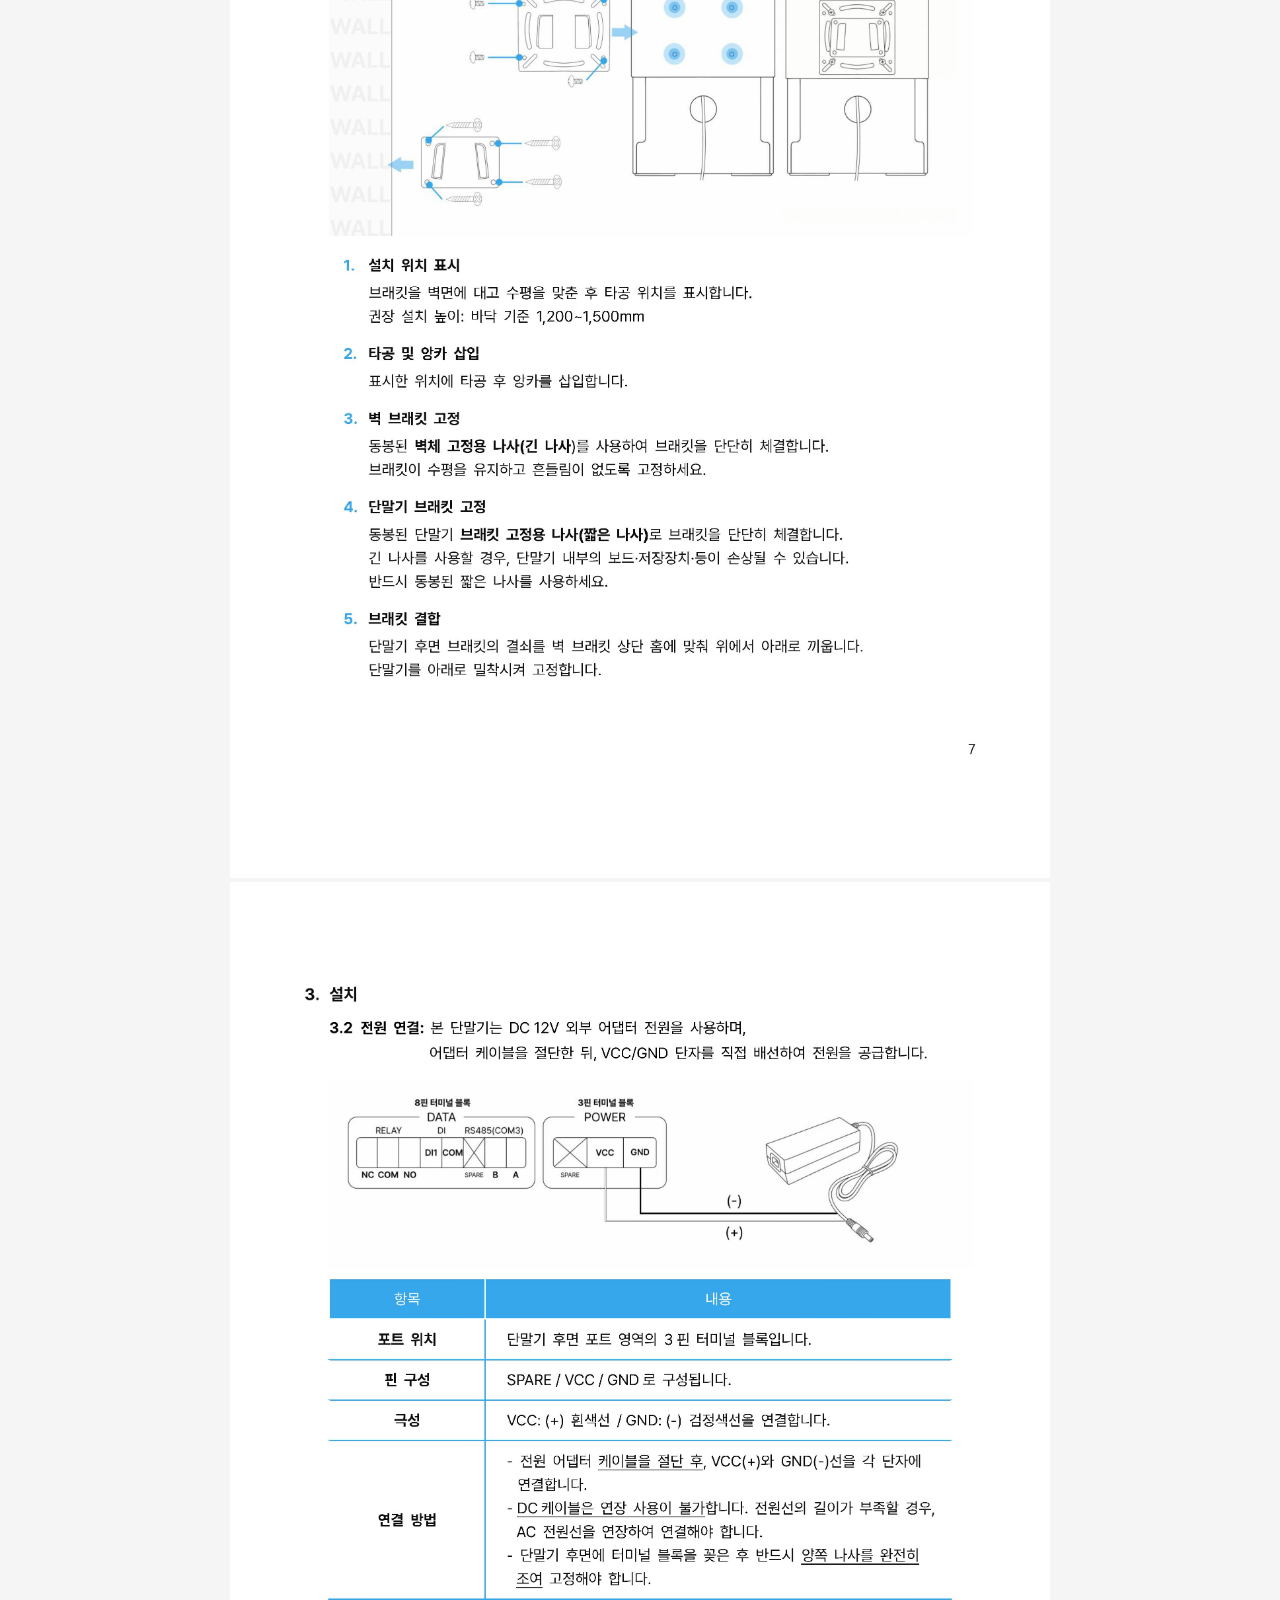
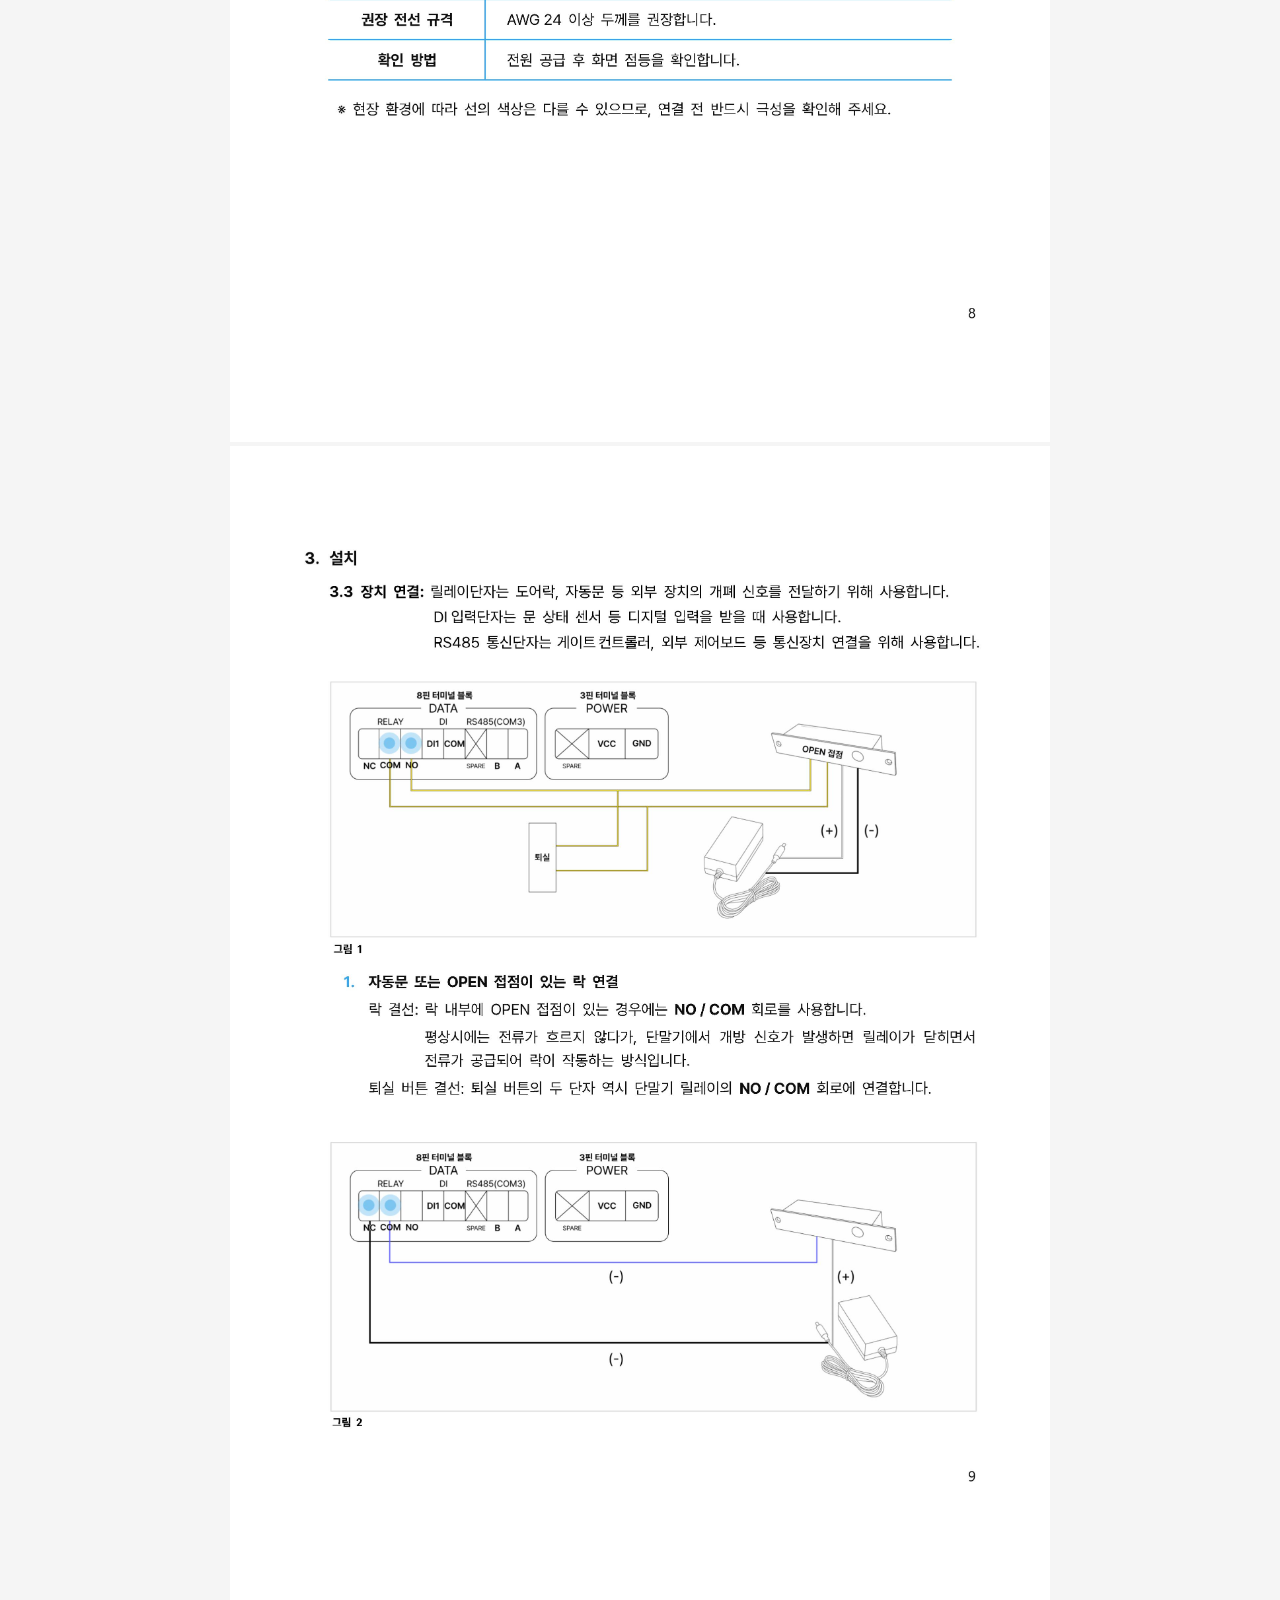
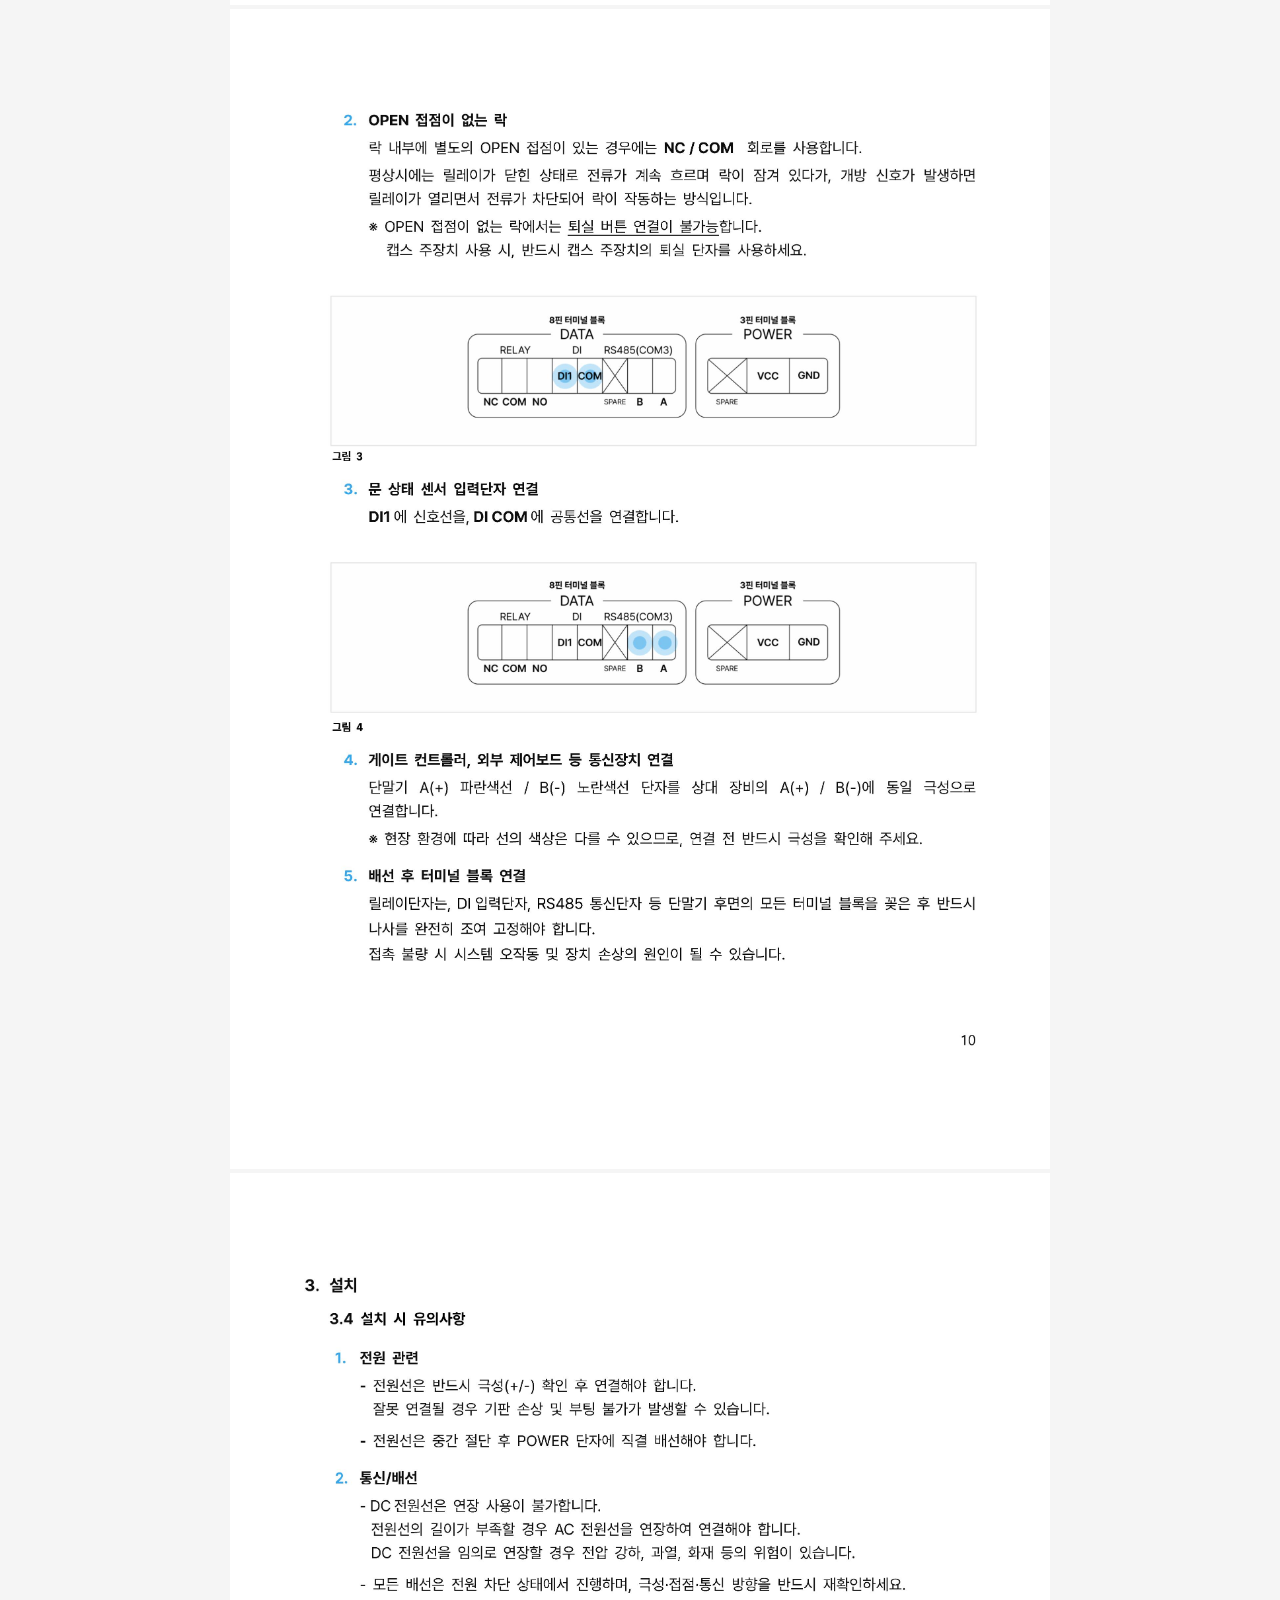
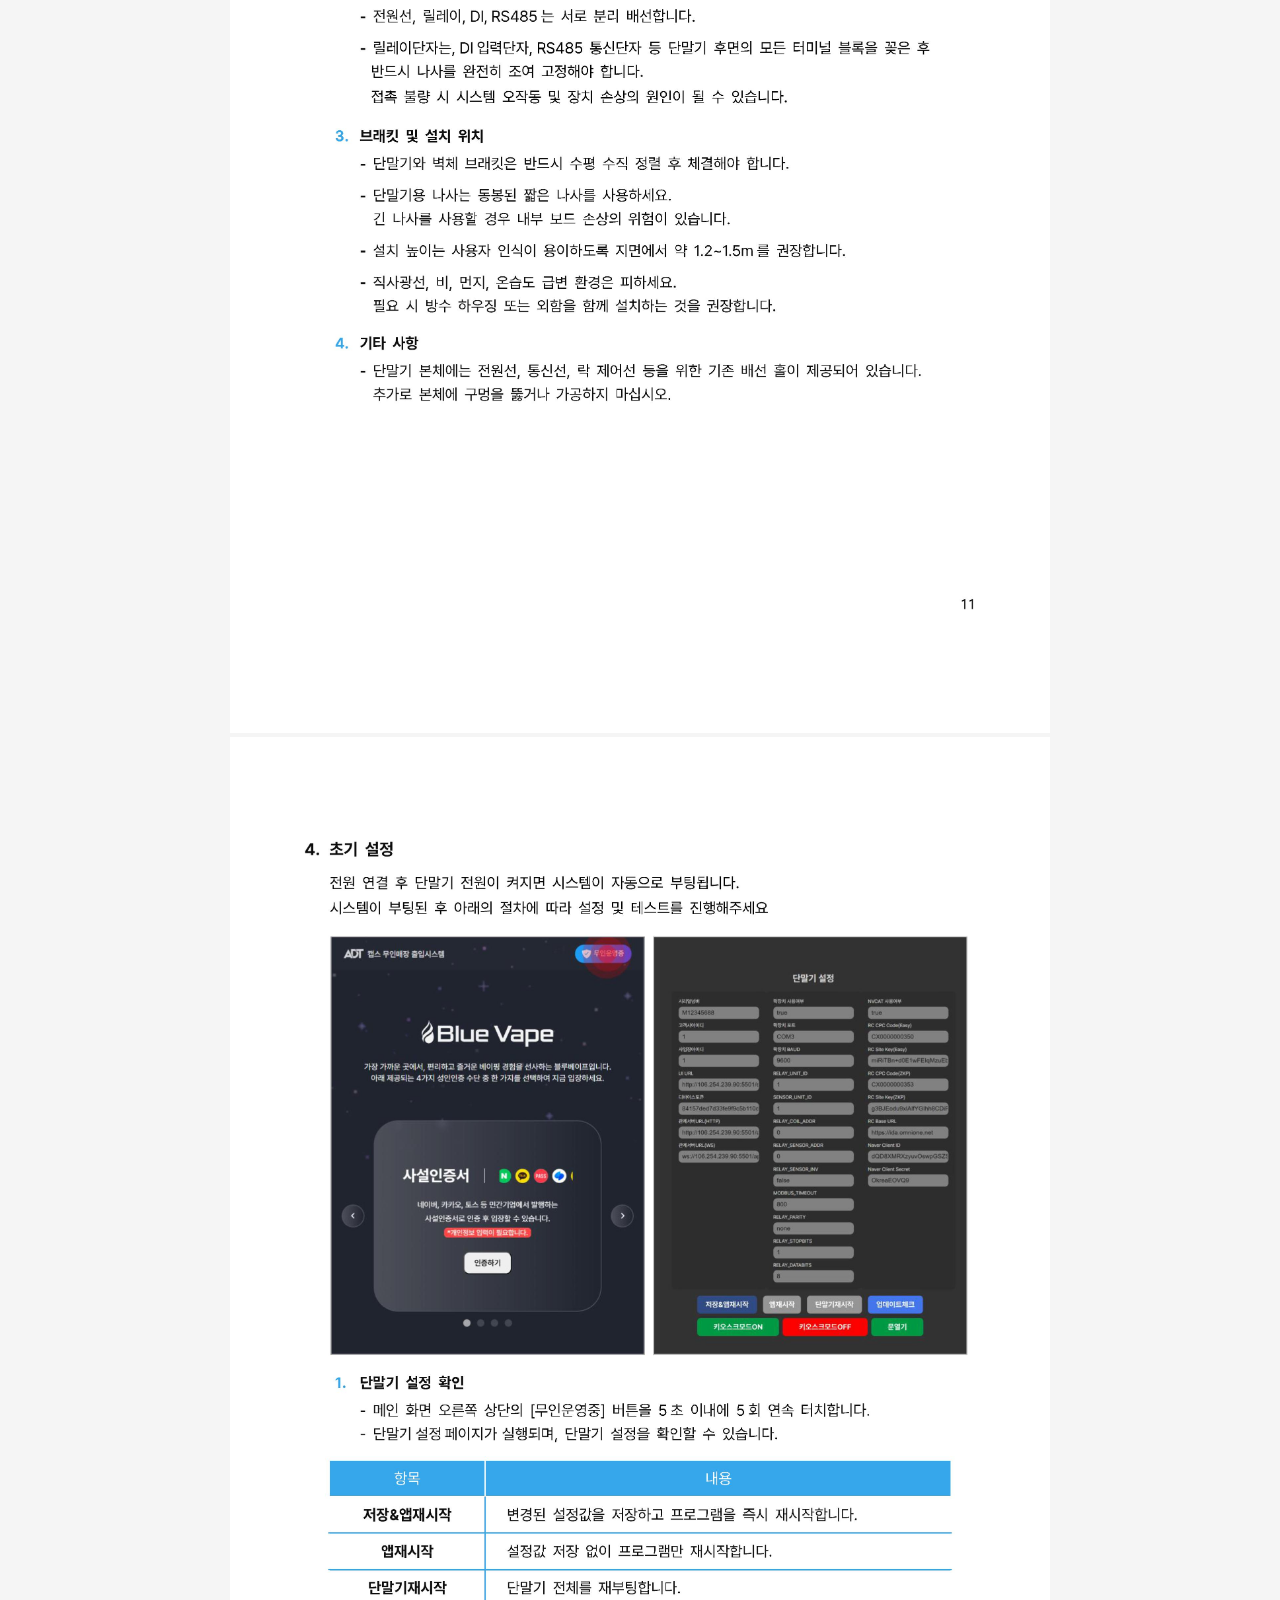
<file: ADTcaps/CTPN104-PAY/construction/construction.html>
<!DOCTYPE html>
<html lang="ko">
<head>
    <meta charset="UTF-8">
    <meta name="viewport" content="width=device-width, initial-scale=1.0">
    <title>CTPN104-PAY Setting Manual</title>
    <style>
        body {
            display: flex;
            flex-direction: column;
            align-items: center;
            justify-content: center;
            gap: 8px;
            background-color: #f5f5f5;
        }
        .manualImg {
            max-width: 820px;
        }
        .manualImg img {
            width: 100%;
        }
    </style>
</head>
<body>
    <div class="manualImg">
        <img src="../imgs/setImgs/set1.jpg" alt="settigImg">
        <img src="../imgs/setImgs/set2.jpg" alt="settigImg">
        <img src="../imgs/setImgs/set3.jpg" alt="settigImg">
        <img src="../imgs/setImgs/set4.jpg" alt="settigImg">
        <img src="../imgs/setImgs/set5.jpg" alt="settigImg">
        <img src="../imgs/setImgs/set6.jpg" alt="settigImg">
        <img src="../imgs/setImgs/set7.jpg" alt="settigImg">
        <img src="../imgs/setImgs/set8.jpg" alt="settigImg">
        <img src="../imgs/setImgs/set9.jpg" alt="settigImg">
        <img src="../imgs/setImgs/set10.jpg" alt="settigImg">
        <img src="../imgs/setImgs/set11.jpg" alt="settigImg">
        <img src="../imgs/setImgs/set12.jpg" alt="settigImg">
        <img src="../imgs/setImgs/set13.jpg" alt="settigImg">
        <img src="../imgs/setImgs/set14.jpg" alt="settigImg">
        <img src="../imgs/setImgs/set15.jpg" alt="settigImg">
        <img src="../imgs/setImgs/set16.jpg" alt="settigImg">
        <img src="../imgs/setImgs/set17.jpg" alt="settigImg">
        <img src="../imgs/setImgs/set18.jpg" alt="settigImg">
        <img src="../imgs/setImgs/set19.jpg" alt="settigImg">
        <img src="../imgs/setImgs/set20.jpg" alt="settigImg">
    </div>
</body>
</html>
</file>
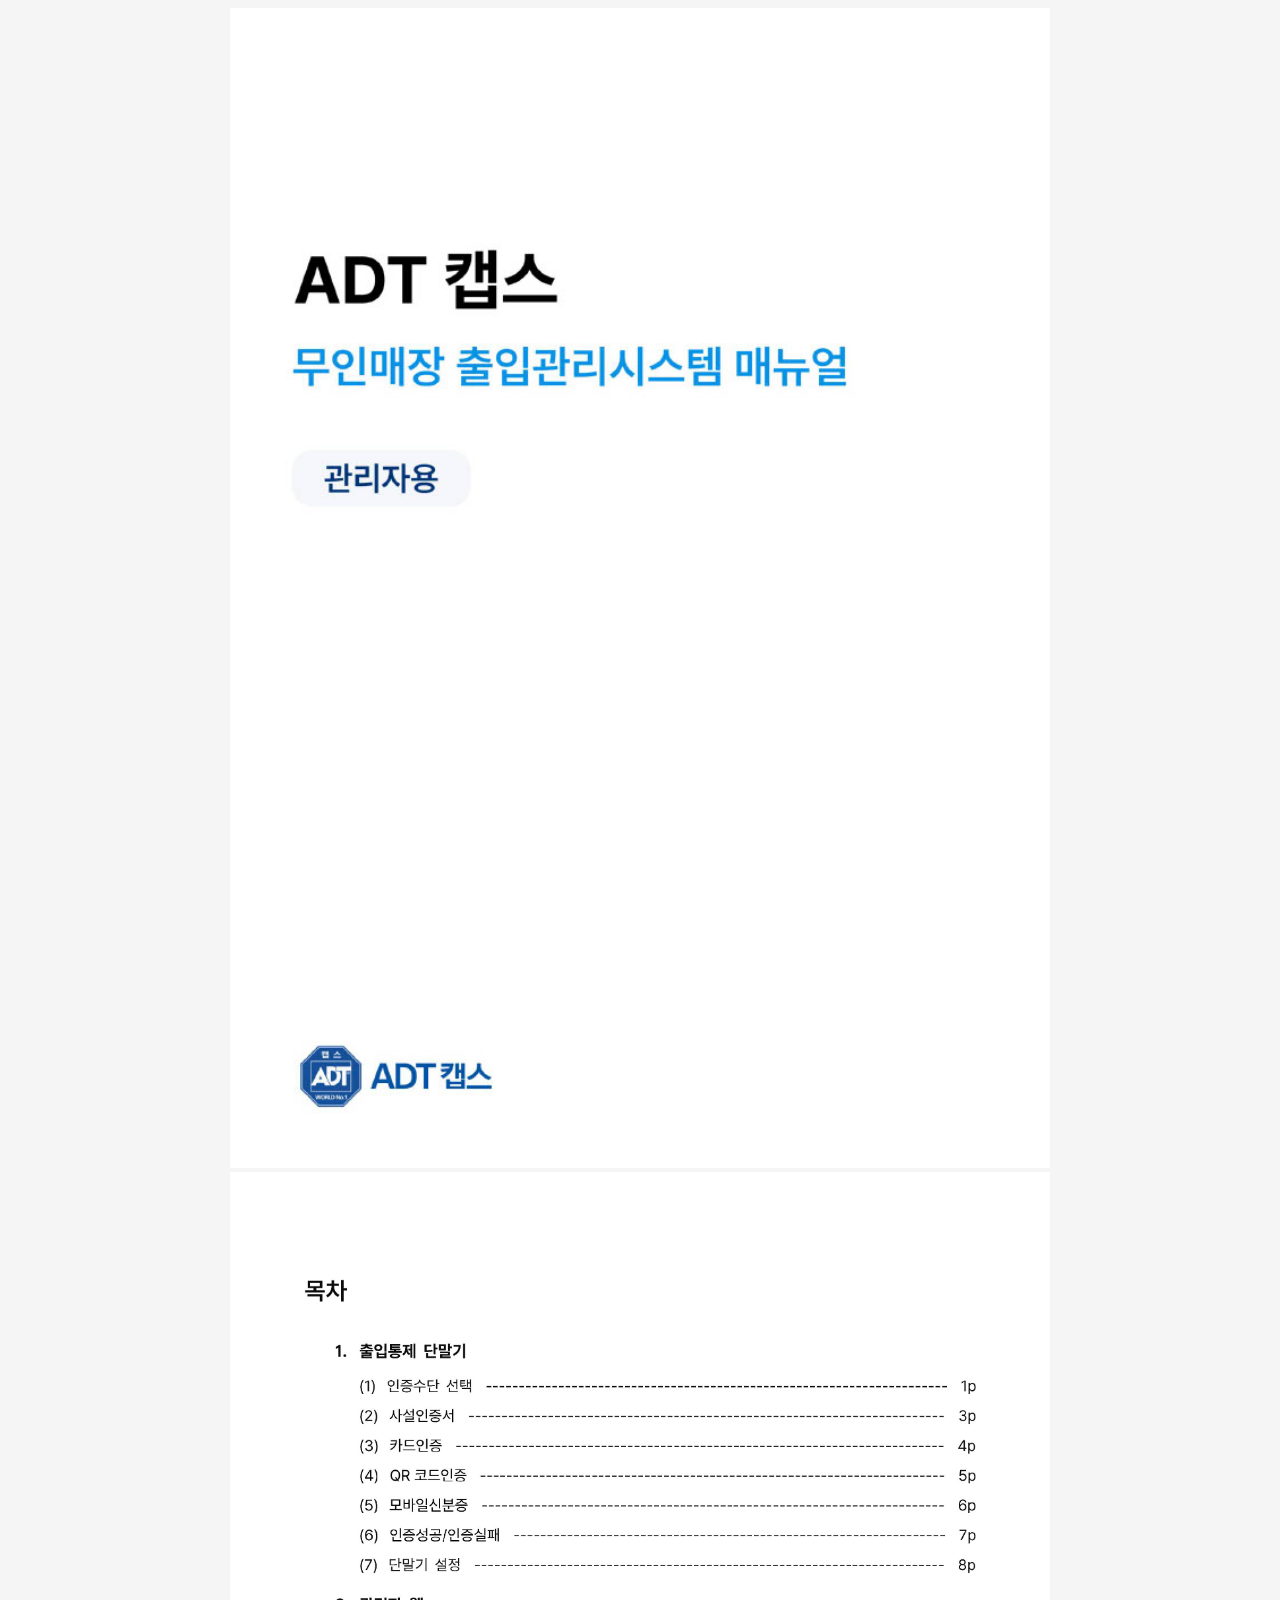
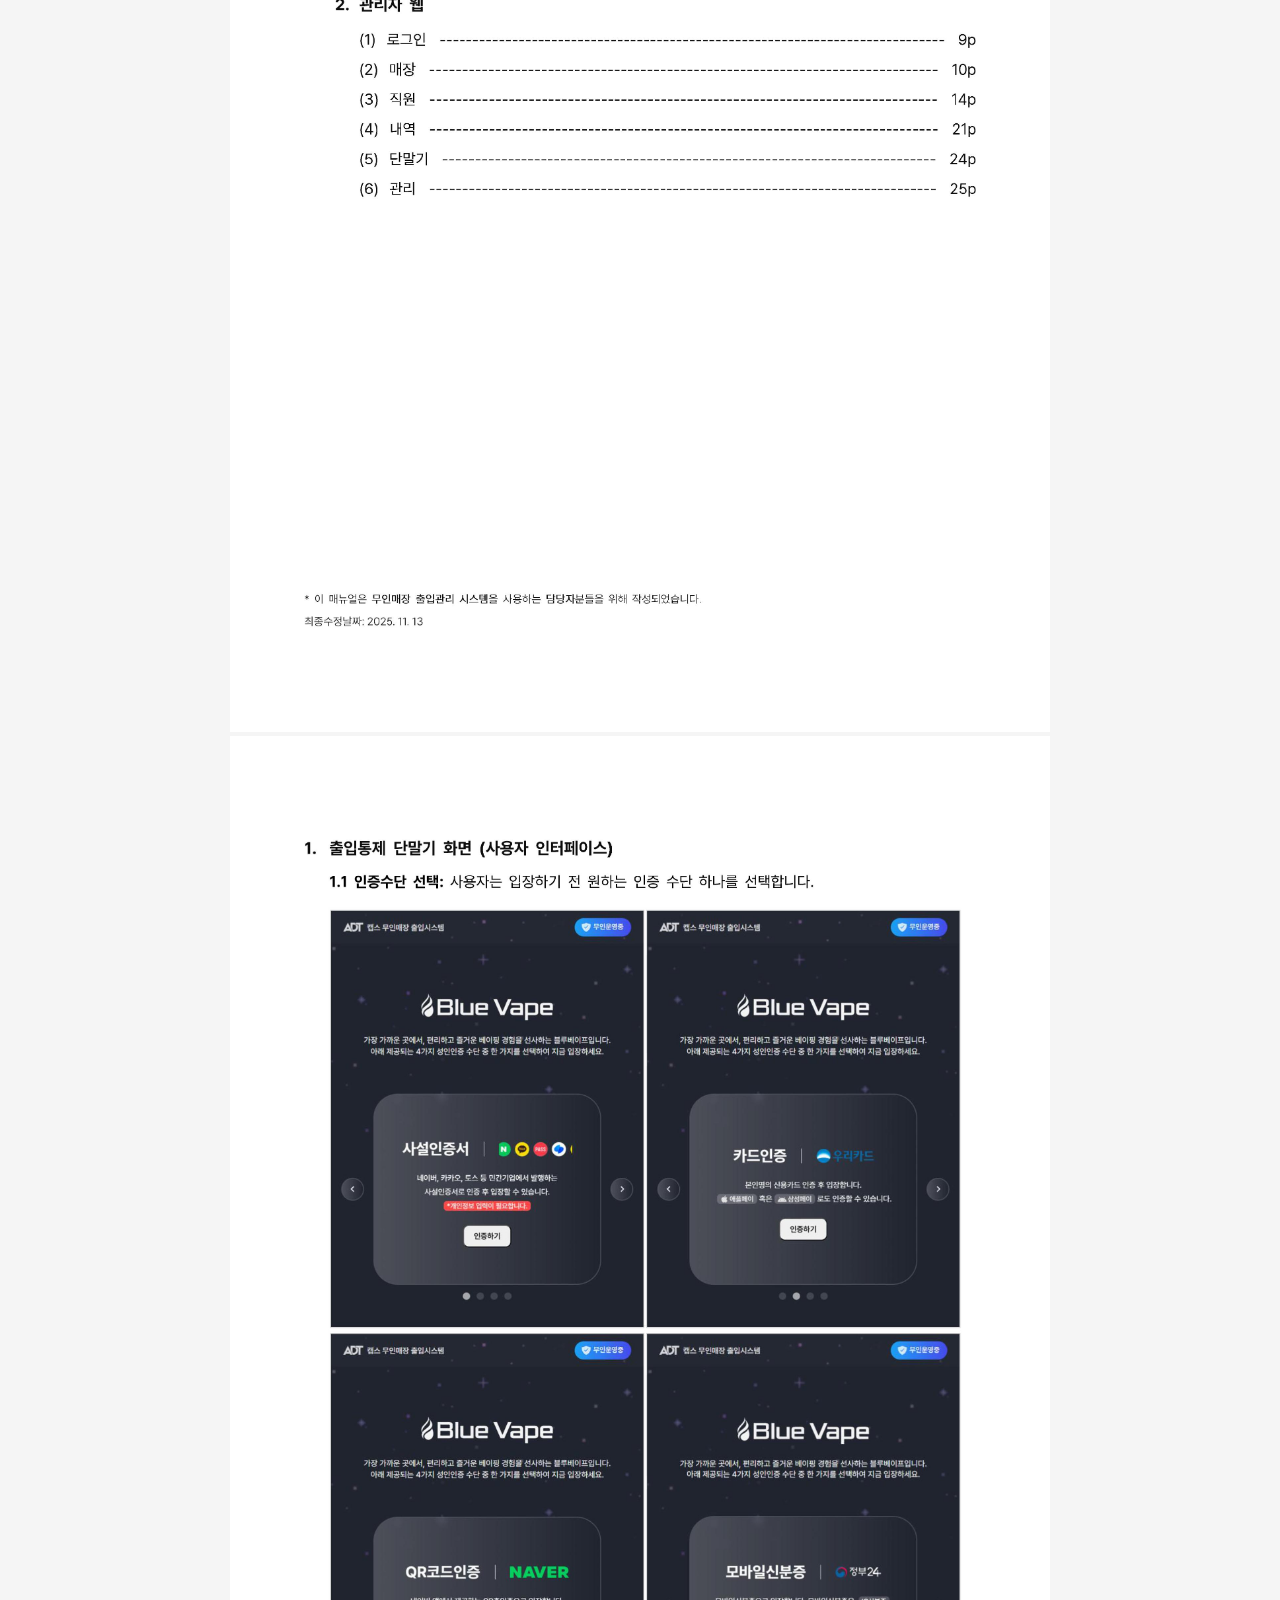
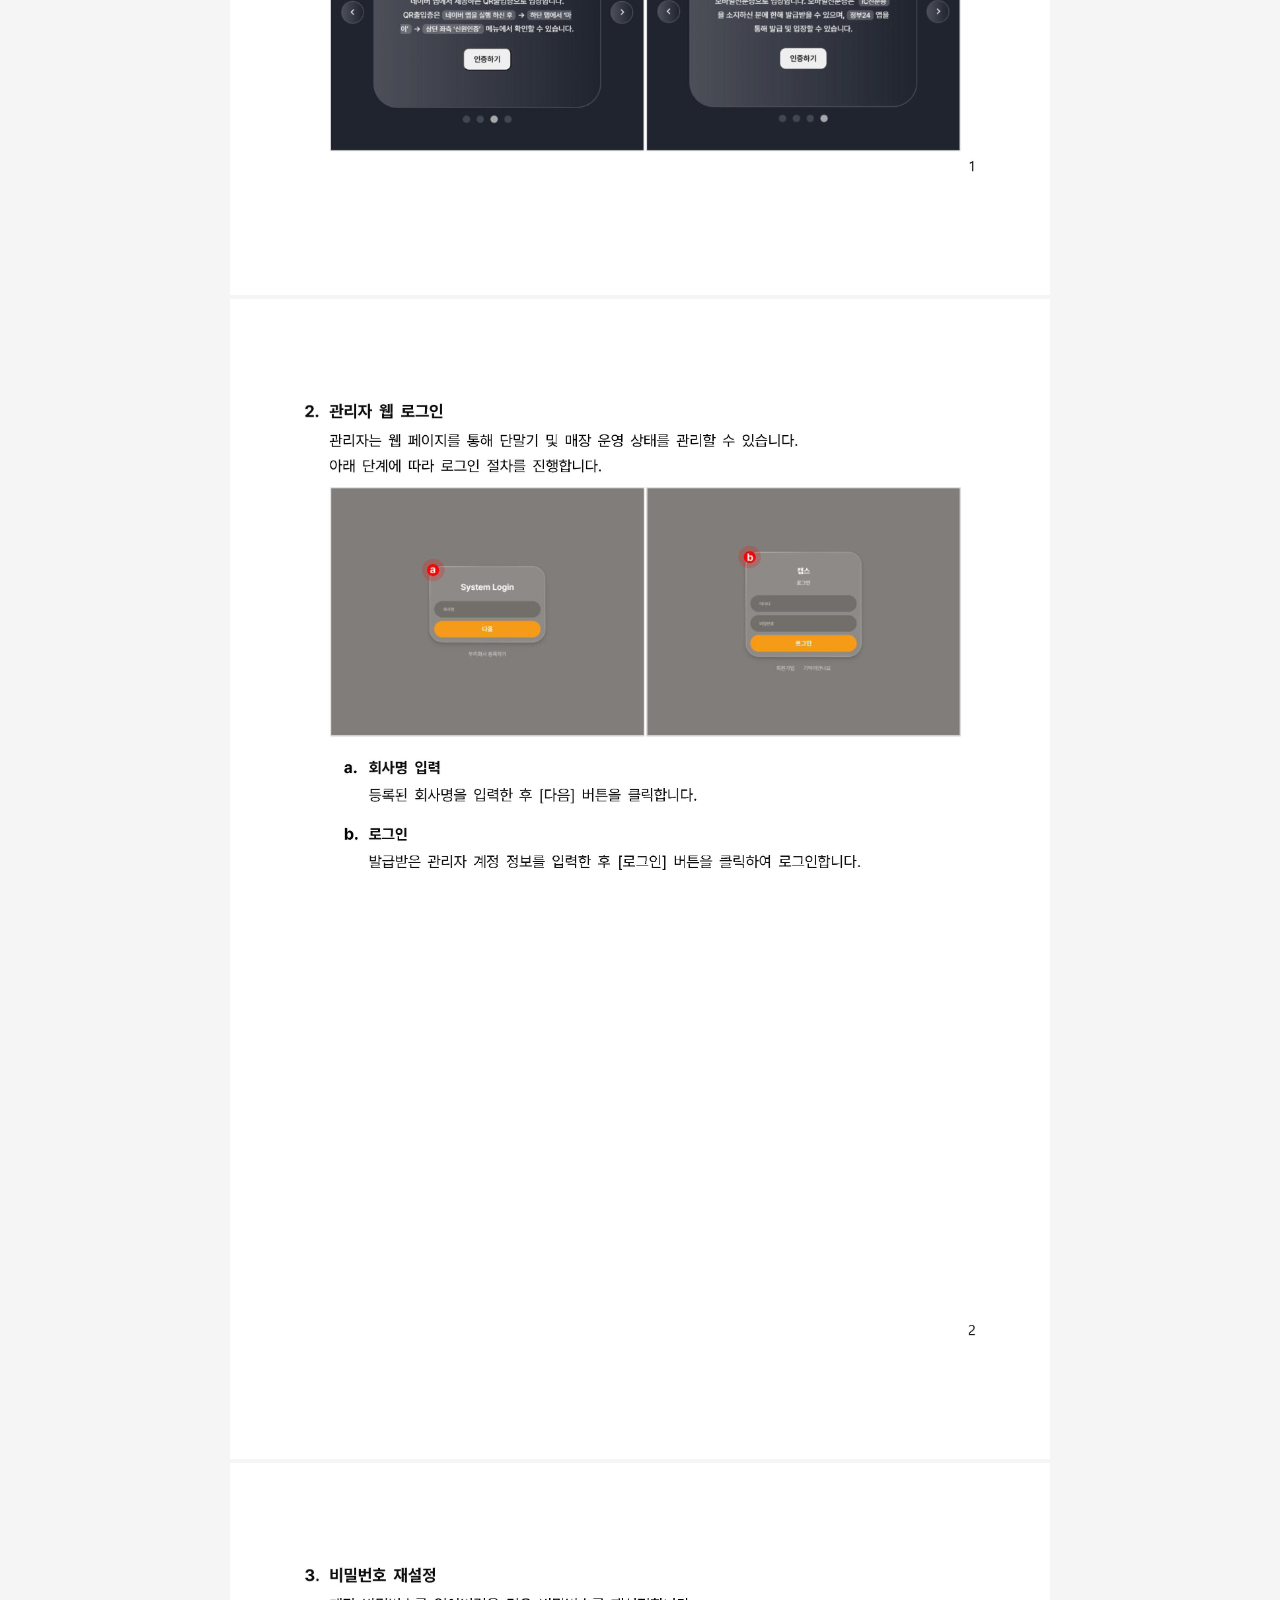
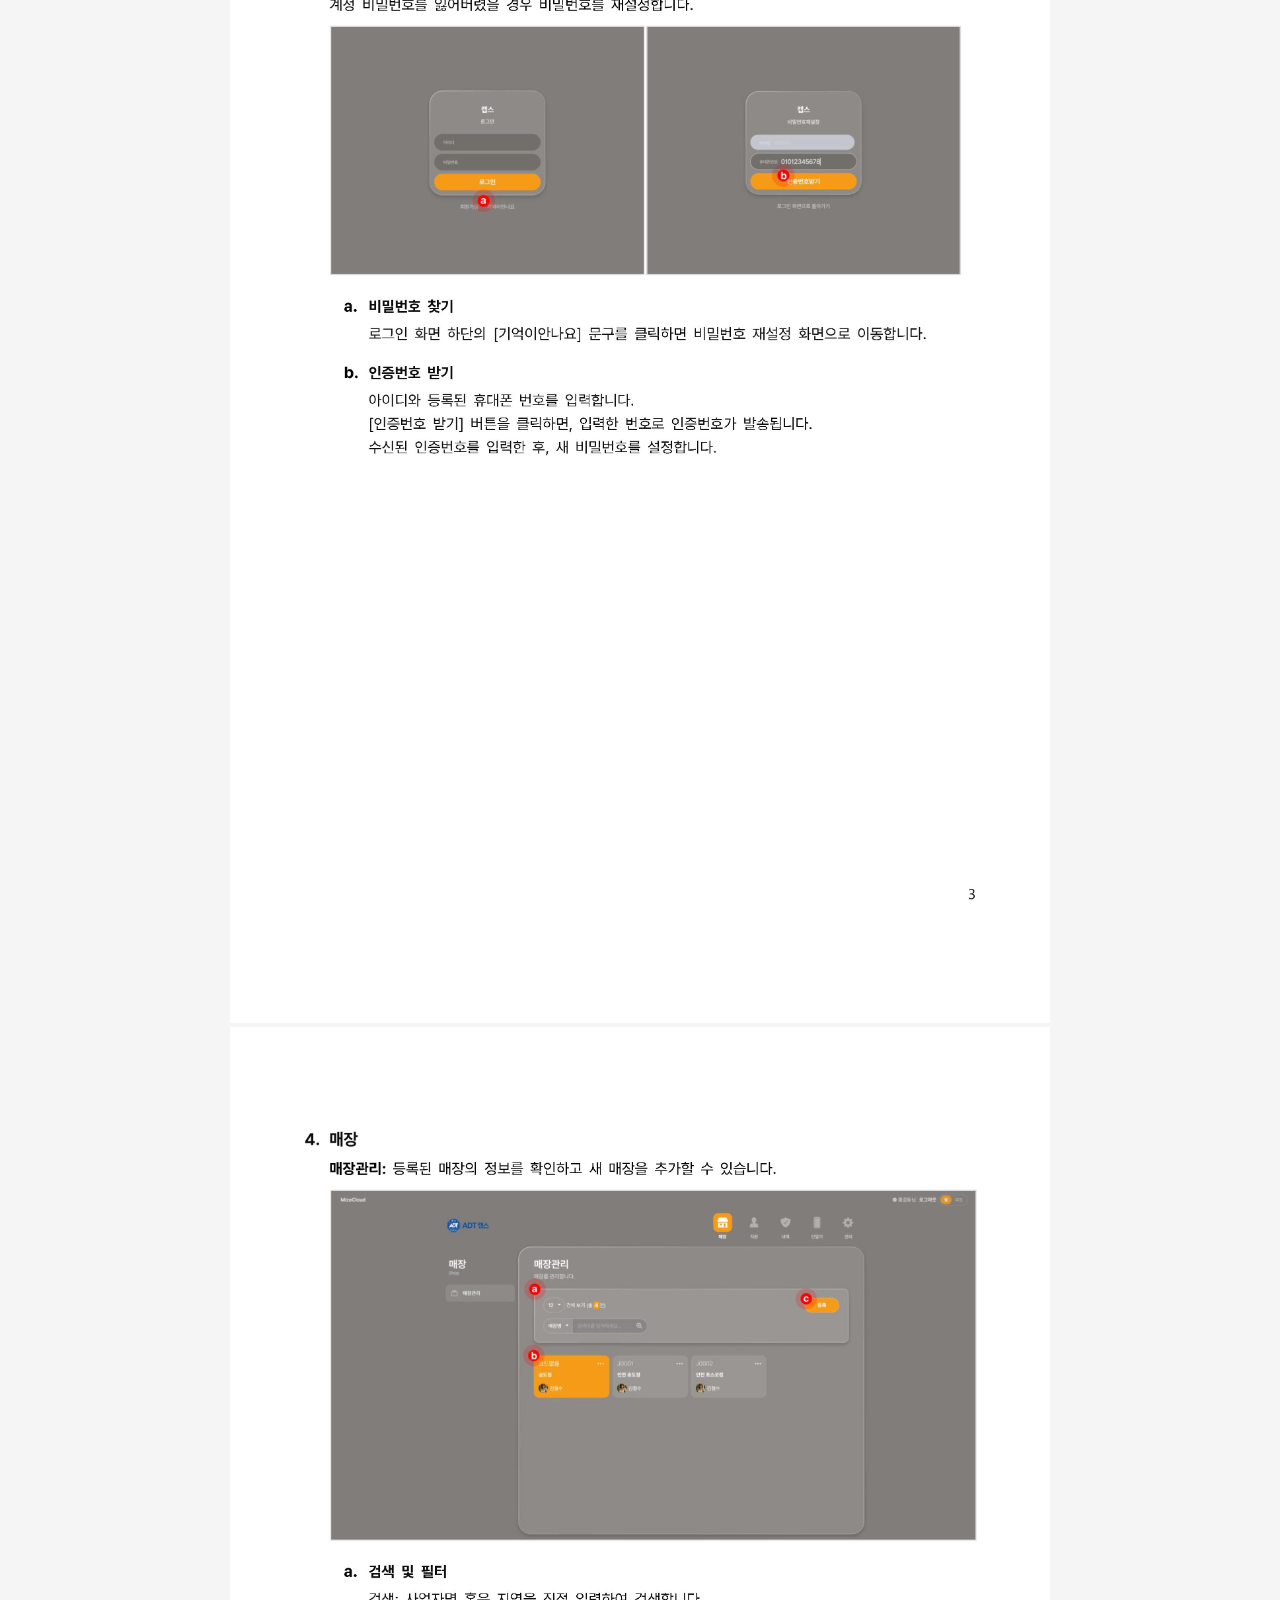
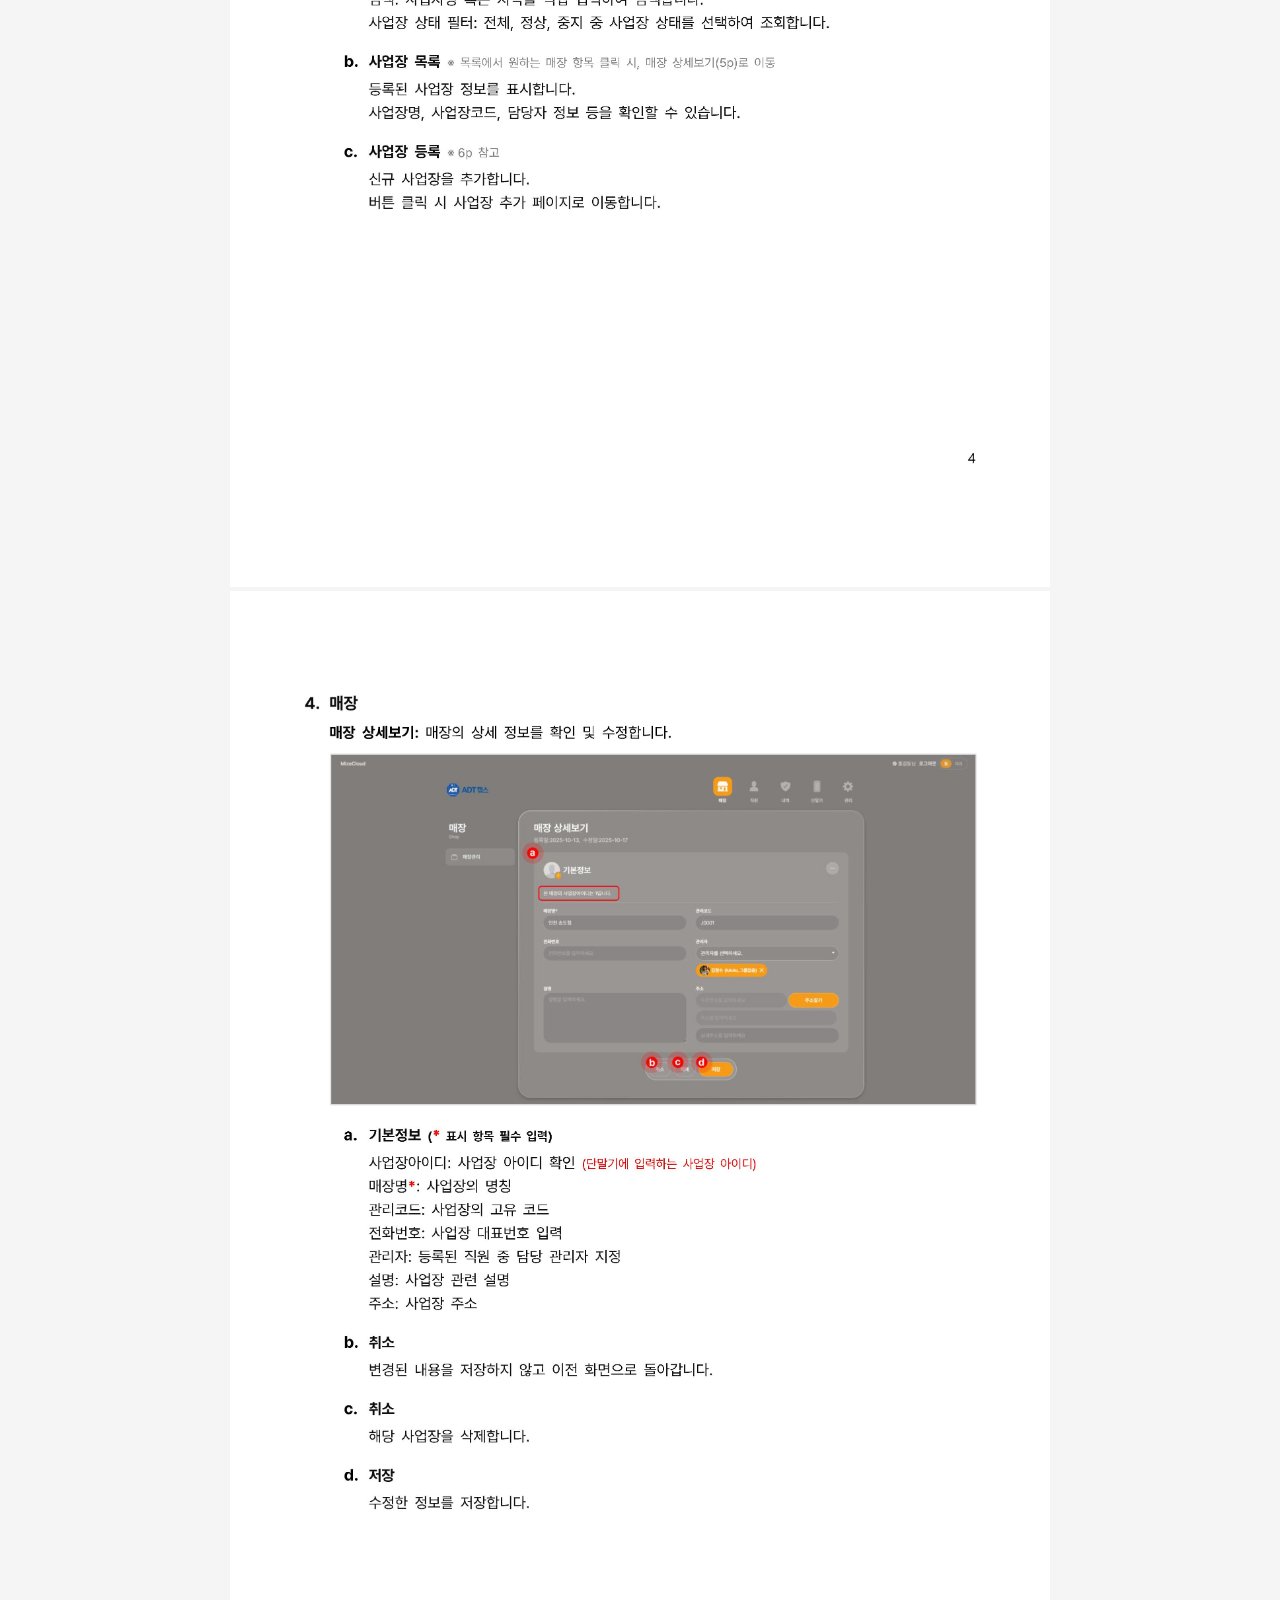
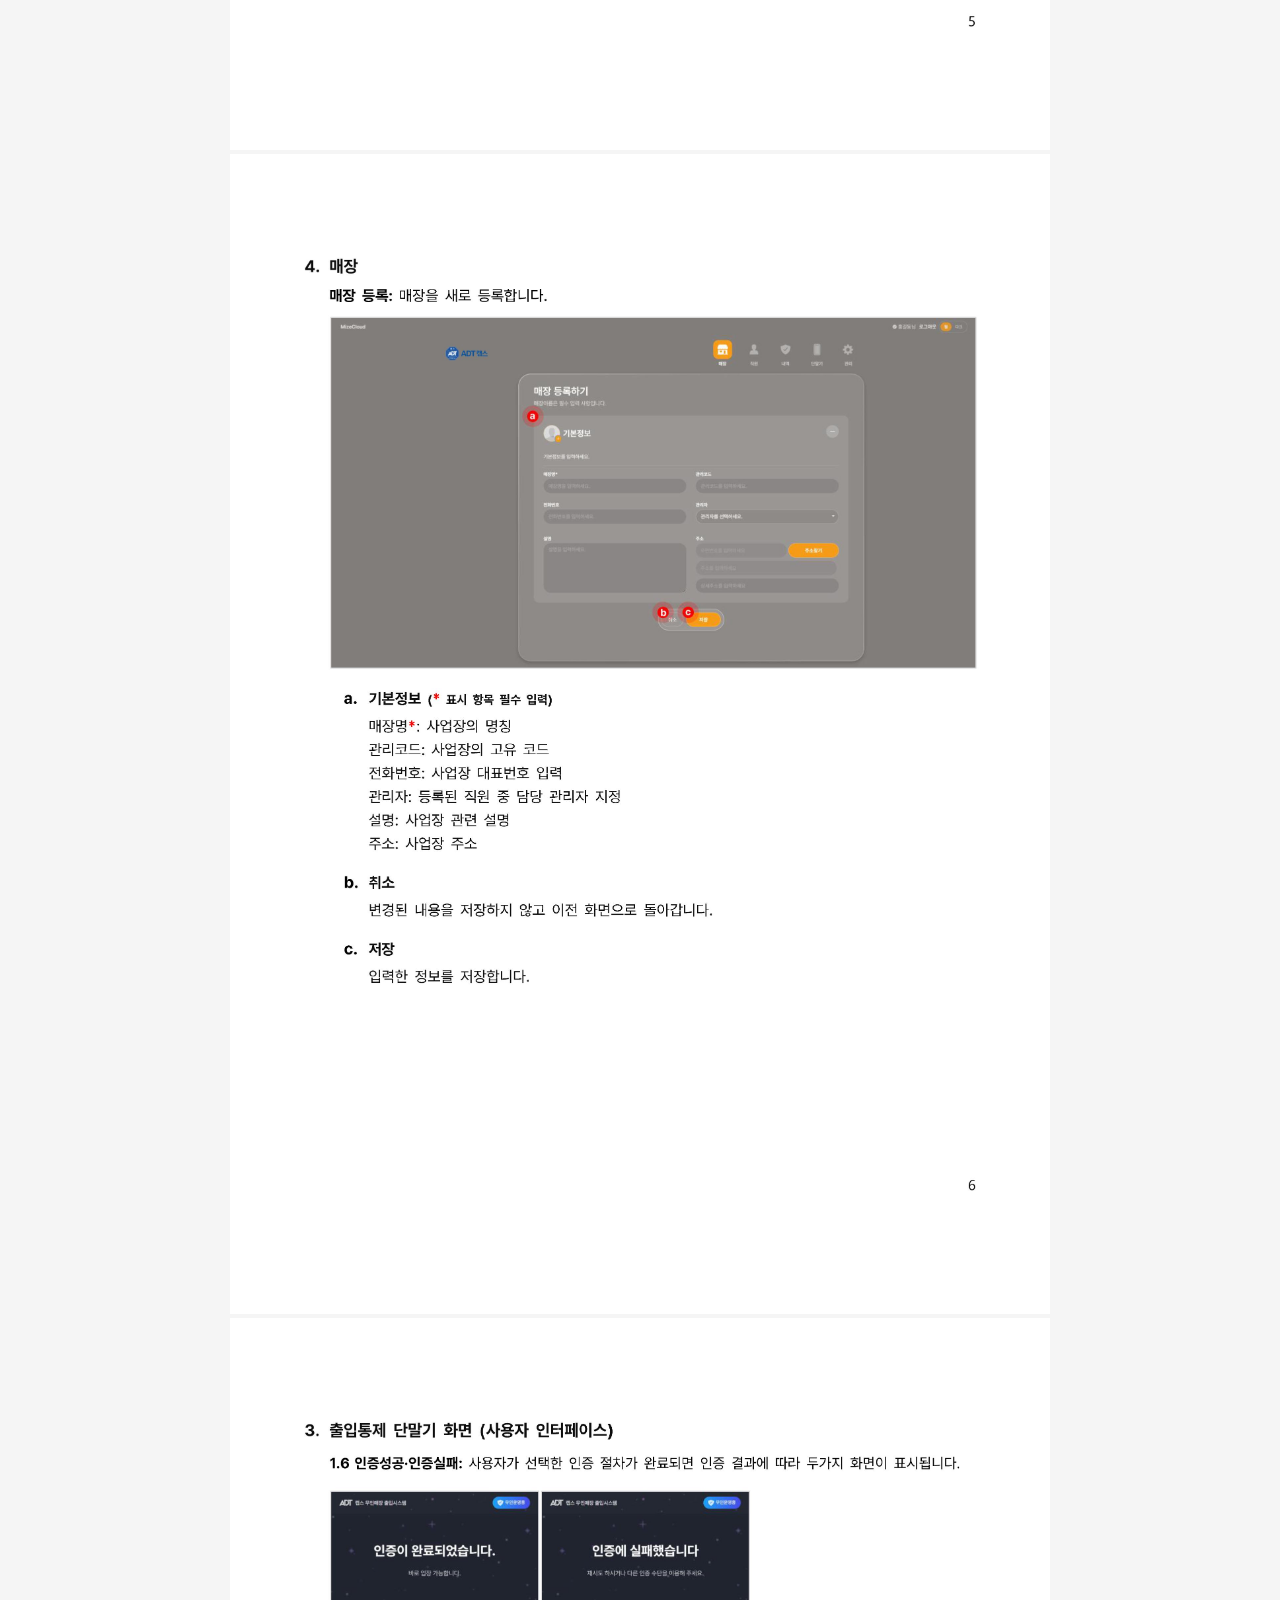
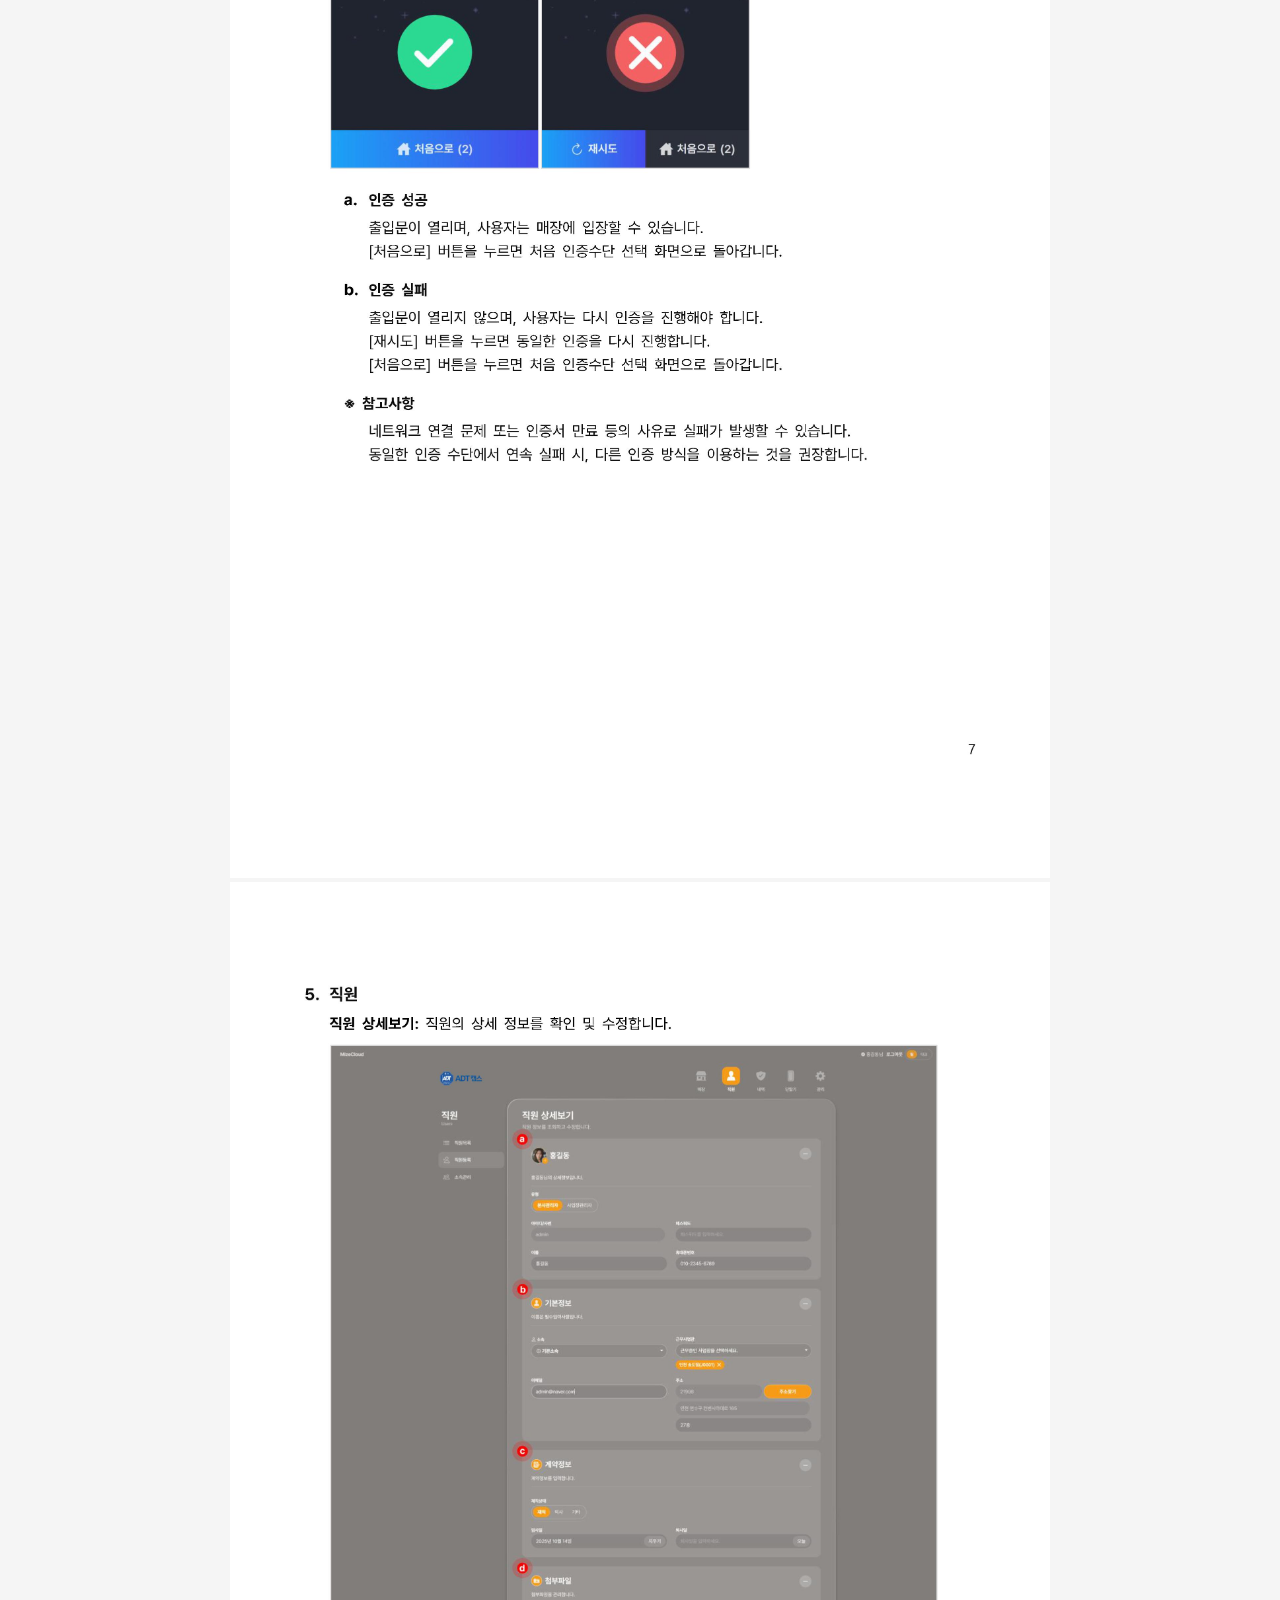
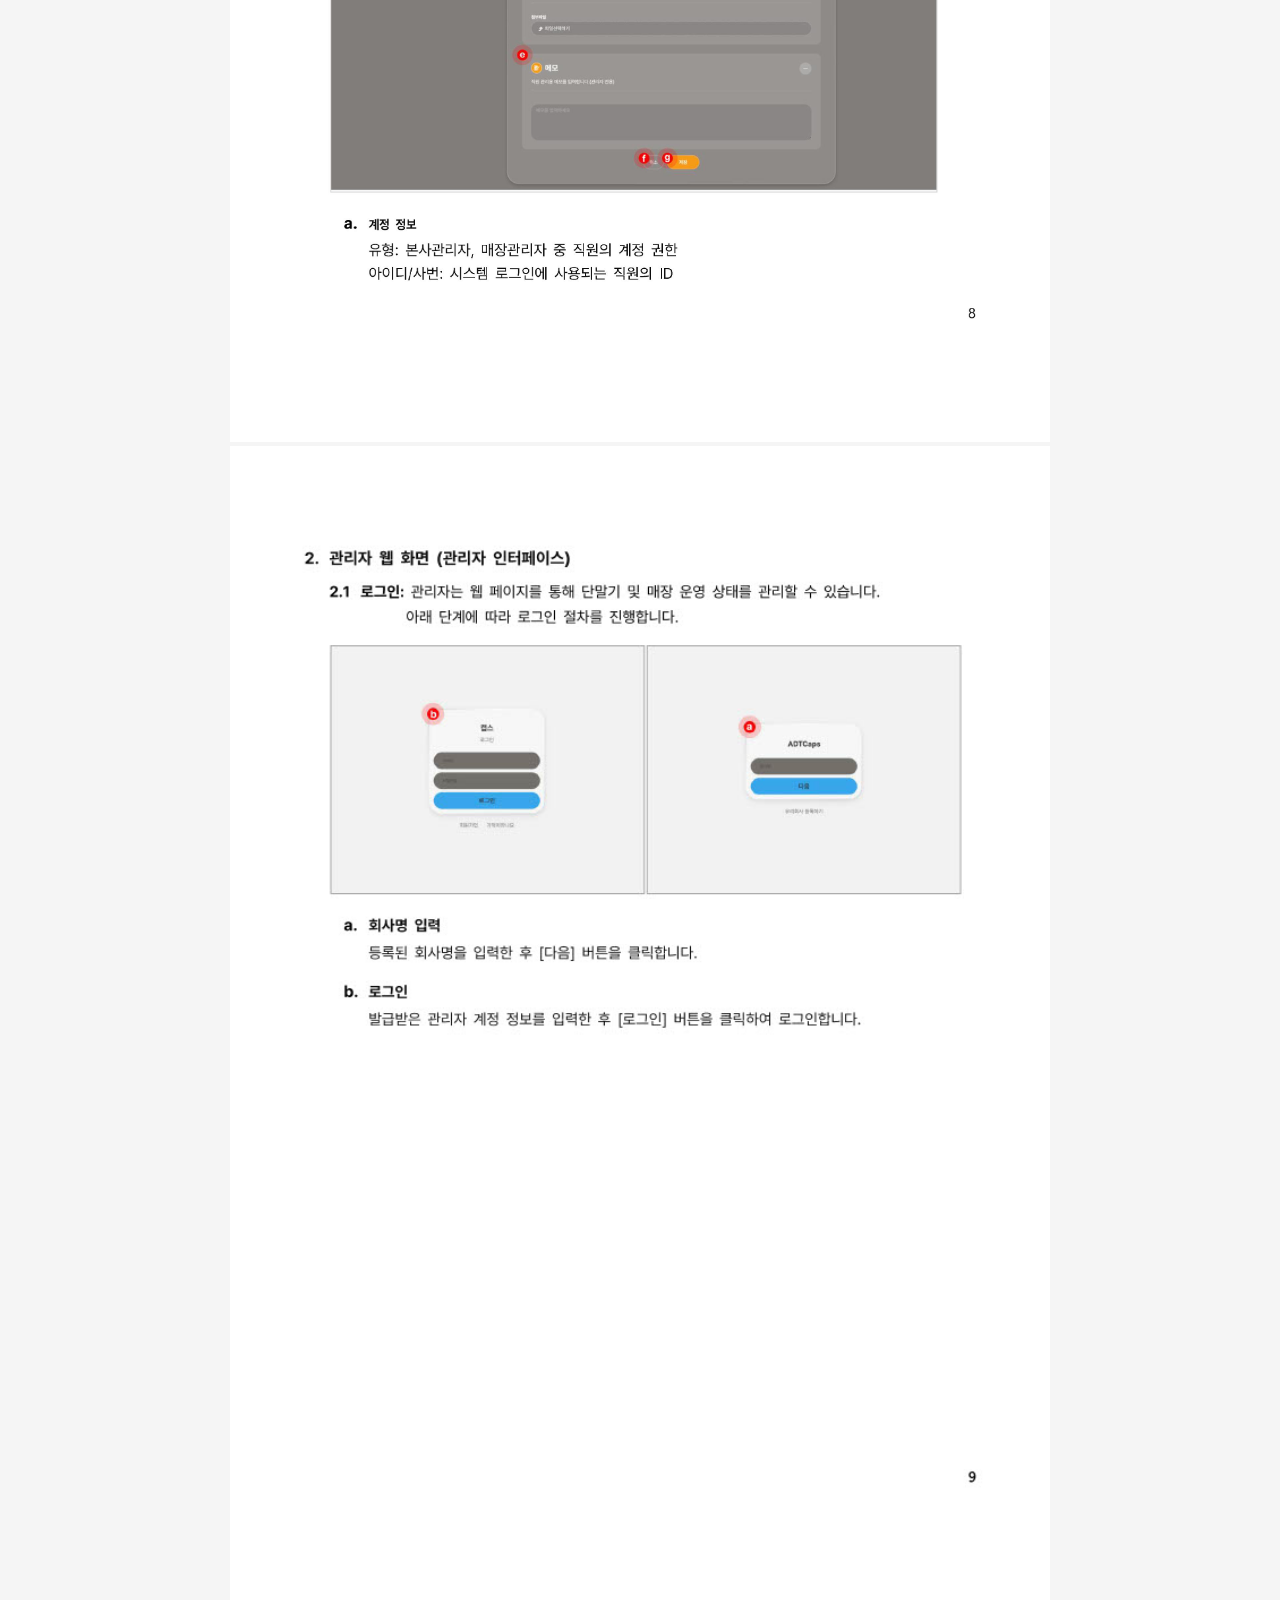
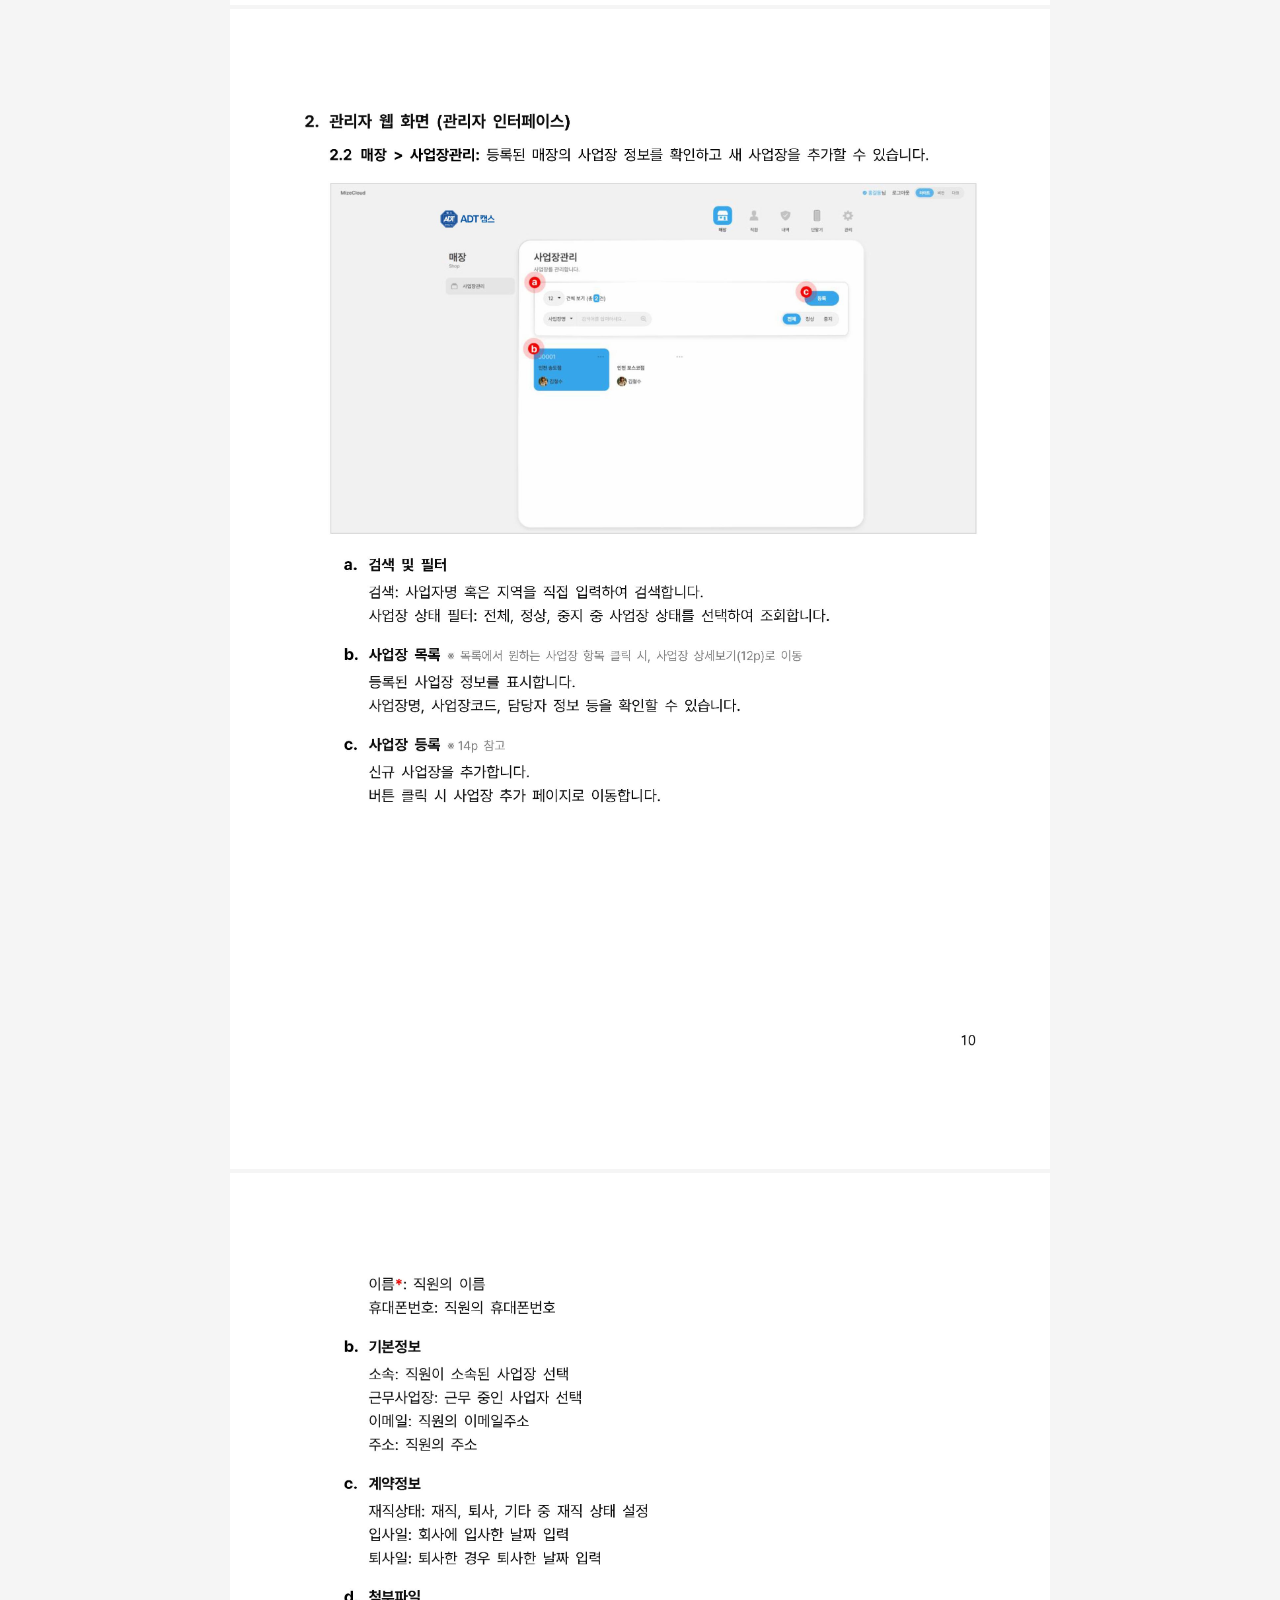
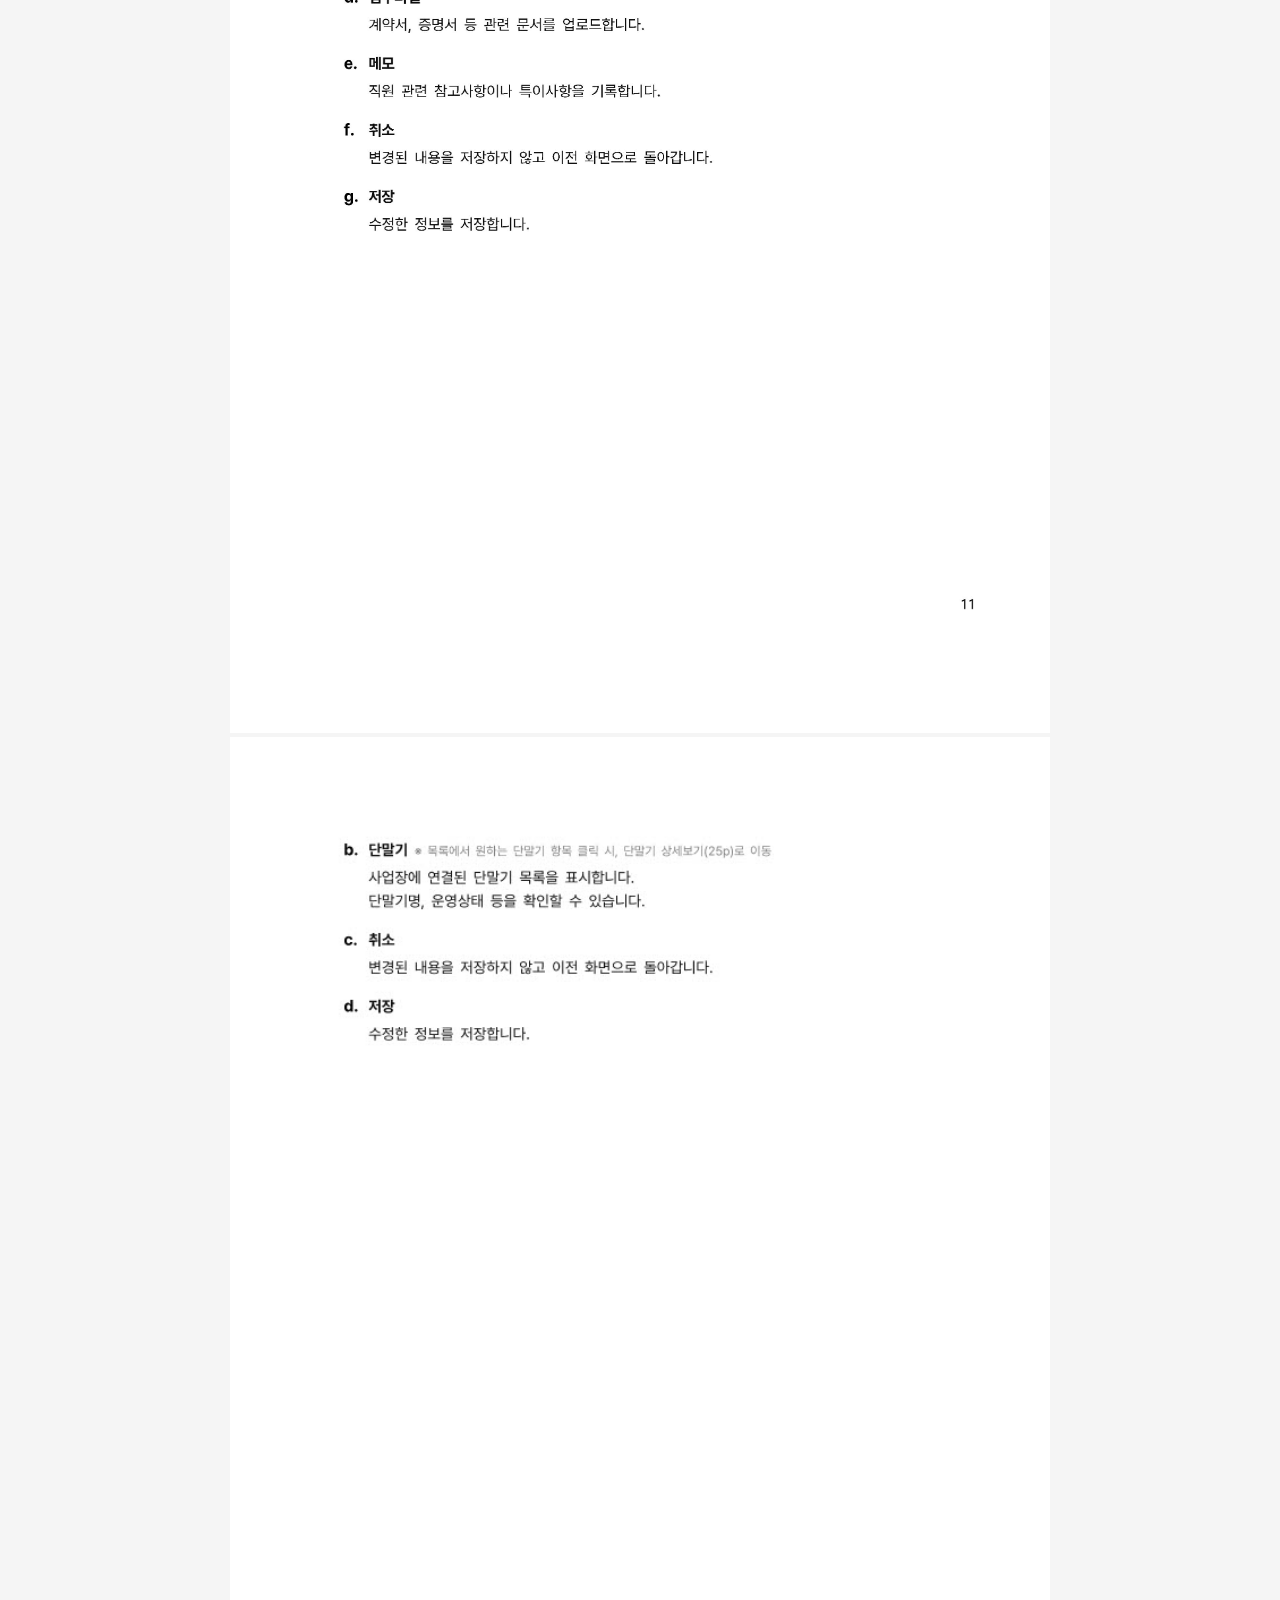
<file: ADTcaps/CTPN104-PAY/system/system.html>
<!DOCTYPE html>
<html lang="ko">
<head>
    <meta charset="UTF-8">
    <meta name="viewport" content="width=device-width, initial-scale=1.0">
    <title>CTPN104-PAY System Manual</title>
    <style>
        body {
            display: flex;
            flex-direction: column;
            align-items: center;
            justify-content: center;
            gap: 8px;
            background-color: #f5f5f5;
        }
        .manualImg {
            max-width: 820px;
        }
        .manualImg img {
            width: 100%;
        }
    </style>
</head>
<body>
    <div class="manualImg">
        <img src="../imgs/systemImgs/system1.jpg" alt="manualImg">
        <img src="../imgs/systemImgs/system2.jpg" alt="manualImg">
        <img src="../imgs/systemImgs/system3.jpg" alt="manualImg">
        <img src="../imgs/systemImgs/system4.jpg" alt="manualImg">
        <img src="../imgs/systemImgs/system5.jpg" alt="manualImg">
        <img src="../imgs/systemImgs/system6.jpg" alt="manualImg">
        <img src="../imgs/systemImgs/system7.jpg" alt="manualImg">
        <img src="../imgs/systemImgs/system8.jpg" alt="manualImg">
        <img src="../imgs/systemImgs/system9.jpg" alt="manualImg">
        <img src="../imgs/systemImgs/system10.jpg" alt="manualImg">
        <img src="../imgs/systemImgs/system11.jpg" alt="manualImg">
        <img src="../imgs/systemImgs/system12.jpg" alt="manualImg">
        <img src="../imgs/systemImgs/system13.jpg" alt="manualImg">
        <img src="../imgs/systemImgs/system14.jpg" alt="manualImg">
        <img src="../imgs/systemImgs/system15.jpg" alt="manualImg">
        <img src="../imgs/systemImgs/system16.jpg" alt="manualImg">
        <img src="../imgs/systemImgs/system17.jpg" alt="manualImg">
        <img src="../imgs/systemImgs/system18.jpg" alt="manualImg">
        <img src="../imgs/systemImgs/system19.jpg" alt="manualImg">
        <img src="../imgs/systemImgs/system20.jpg" alt="manualImg">
        <img src="../imgs/systemImgs/system21.jpg" alt="manualImg">
        <img src="../imgs/systemImgs/system22.jpg" alt="manualImg">
        <img src="../imgs/systemImgs/system23.jpg" alt="manualImg">
        <img src="../imgs/systemImgs/system24.jpg" alt="manualImg">
        <img src="../imgs/systemImgs/system25.jpg" alt="manualImg">
        <img src="../imgs/systemImgs/system26.jpg" alt="manualImg">
        <img src="../imgs/systemImgs/system27.jpg" alt="manualImg">
        <img src="../imgs/systemImgs/system28.jpg" alt="manualImg">
        <img src="../imgs/systemImgs/system29.jpg" alt="manualImg">
        <img src="../imgs/systemImgs/system30.jpg" alt="manualImg">
        <img src="../imgs/systemImgs/system31.jpg" alt="manualImg">
    </div>
</body>
</html>
</file>
<file: ADTcaps/CTPN104-PAY/style.css>
html {
    background-color: coral;
}
</file>
<file: style.css>
/* http://meyerweb.com/eric/tools/css/reset/ 
   v2.0 | 20110126
   License: none (public domain)
*/

html, body, div, span, applet, object, iframe,
h1, h2, h3, h4, h5, h6, p, blockquote, pre,
a, abbr, acronym, address, big, cite, code,
del, dfn, em, img, ins, kbd, q, s, samp,
small, strike, strong, sub, sup, tt, var,
b, u, i, center,
dl, dt, dd, ol, ul, li,
fieldset, form, label, legend,
table, caption, tbody, tfoot, thead, tr, th, td,
article, aside, canvas, details, embed, 
figure, figcaption, footer, header, hgroup, 
menu, nav, output, ruby, section, summary,
time, mark, audio, video {
	margin: 0;
	padding: 0;
	border: 0;
	font-size: 100%;
	font: inherit;
	vertical-align: baseline;
}
/* HTML5 display-role reset for older browsers */
article, aside, details, figcaption, figure, 
footer, header, hgroup, menu, nav, section {
	display: block;
}
body {
	line-height: 1;
}
ol, ul {
	list-style: none;
}
blockquote, q {
	quotes: none;
}
blockquote:before, blockquote:after,
q:before, q:after {
	content: '';
	content: none;
}
table {
	border-collapse: collapse;
	border-spacing: 0;
}
</file>
